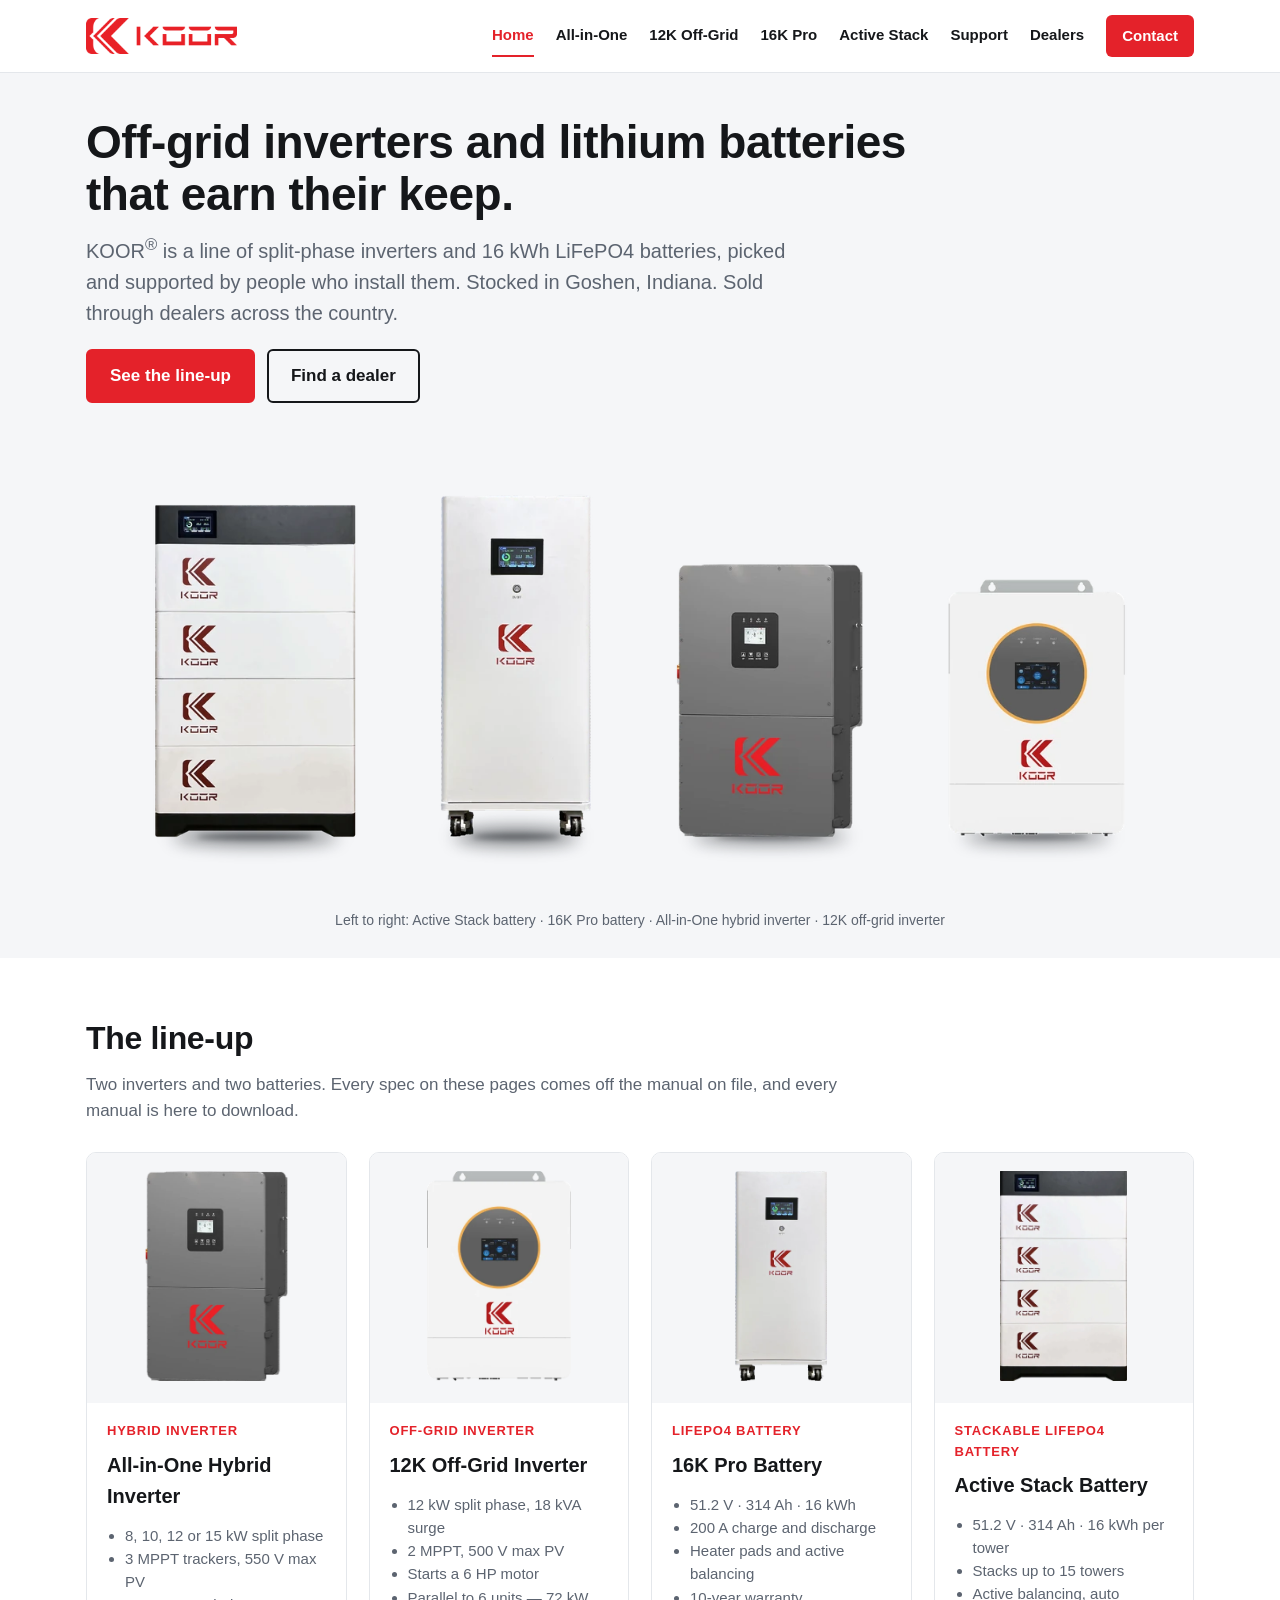
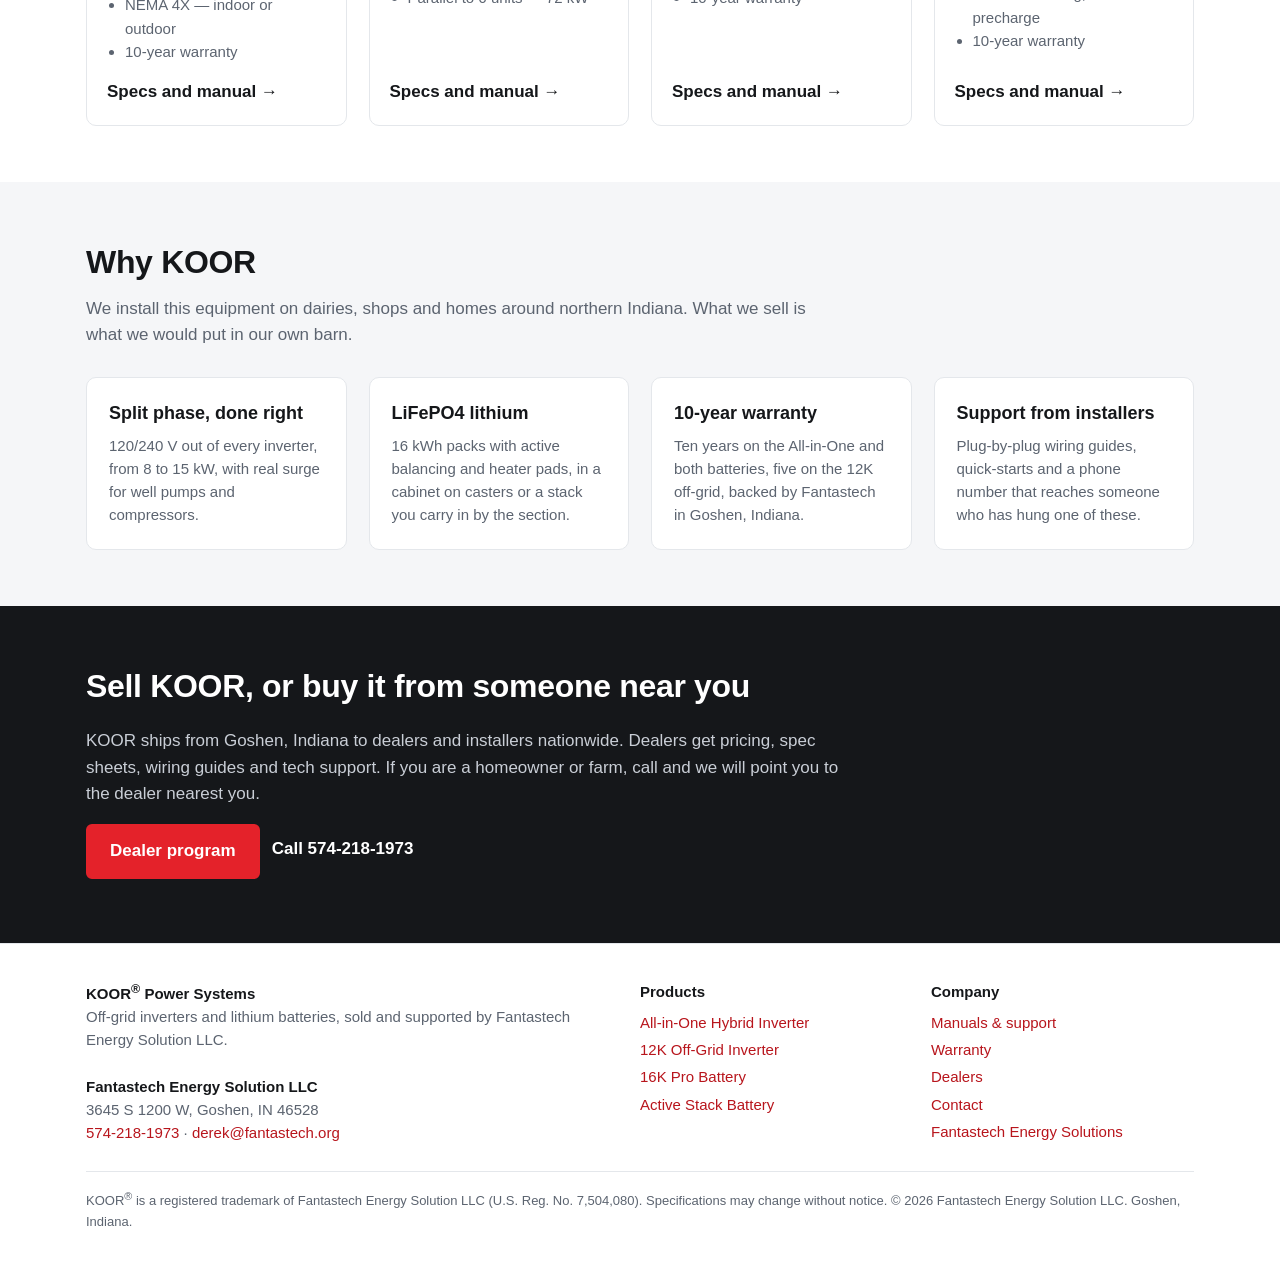
<file: index.html>
<!DOCTYPE html>
<html lang="en">
<head>
<meta charset="utf-8">
<meta name="viewport" content="width=device-width,initial-scale=1">
<title>KOOR Power Systems — Off-Grid Inverters and Lithium Batteries | Goshen, Indiana</title>
<meta name="description" content="KOOR off-grid and hybrid inverters and 16 kWh LiFePO4 batteries, stocked in Goshen, Indiana and sold through dealers nationwide. Specs, manuals and support from Fantastech Energy Solution LLC.">
<link rel="canonical" href="https://koorusa.com/">
<meta property="og:title" content="KOOR Power Systems — Off-Grid Inverters and Lithium Batteries | Goshen, Indiana">
<meta property="og:description" content="KOOR off-grid and hybrid inverters and 16 kWh LiFePO4 batteries, stocked in Goshen, Indiana and sold through dealers nationwide. Specs, manuals and support from Fantastech Energy Solution LLC.">
<meta property="og:type" content="website">
<meta property="og:url" content="https://koorusa.com/">
<meta property="og:image" content="https://koorusa.com/assets/img/koor-family-1400.png">
<meta name="twitter:card" content="summary_large_image">
<link rel="icon" href="favicon.ico" sizes="32x32">
<link rel="icon" href="assets/img/icon-512.png" type="image/png">
<link rel="apple-touch-icon" href="assets/img/icon-180.png">
<link rel="stylesheet" href="assets/css/site.css">
<script type="application/ld+json">[{"@context": "https://schema.org", "@type": "Organization", "name": "Fantastech Energy Solution LLC", "url": "https://koorusa.com/", "logo": "https://koorusa.com/assets/img/koor-logo-720.png", "telephone": "+15742181973", "email": "derek@fantastech.org", "address": {"@type": "PostalAddress", "streetAddress": "3645 S 1200 W", "addressLocality": "Goshen", "addressRegion": "IN", "postalCode": "46528", "addressCountry": "US"}, "brand": {"@type": "Brand", "name": "KOOR", "logo": "https://koorusa.com/assets/img/koor-logo-720.png"}, "sameAs": ["https://fantastechenergy.com/", "https://www.facebook.com/FantastechEnergySolutionsLLC"]}, {"@context": "https://schema.org", "@type": "WebSite", "name": "KOOR Power Systems", "url": "https://koorusa.com/"}]</script>
</head>
<body>
<a class="skip" href="#main">Skip to content</a>
<header class="top"><div class="wrap">
<a class="logo" href="index.html" aria-label="KOOR Power Systems home"><img src="assets/img/koor-lockup-450.png" srcset="assets/img/koor-lockup-450.png 1x, assets/img/koor-lockup-900.png 2x" alt="KOOR" width="152" height="36"></a>
<nav class="main" aria-label="Main"><ul><li><a href="index.html" aria-current="page">Home</a></li><li><a href="all-in-one.html">All-in-One</a></li><li><a href="12k-off-grid.html">12K Off-Grid</a></li><li><a href="16k-pro.html">16K Pro</a></li><li><a href="active-stack.html">Active Stack</a></li><li><a href="support.html">Support</a></li><li><a href="dealers.html">Dealers</a></li><li><a class="cta" href="contact.html">Contact</a></li></ul></nav>
</div></header>
<main id="main">
<section class="hero"><div class="wrap">
<div>
<h1>Off-grid inverters and lithium batteries that earn their keep.</h1>
<p class="lead">KOOR<sup>&reg;</sup> is a line of split-phase inverters and 16 kWh LiFePO4 batteries, picked and supported by people who install them. Stocked in Goshen, Indiana. Sold through dealers across the country.</p>
<div class="btns"><a class="btn" href="#products">See the line-up</a><a class="btn ghost" href="dealers.html">Find a dealer</a></div>
</div>
<div class="family"><img src="assets/img/koor-family-1400.webp" srcset="assets/img/koor-family-900.webp 900w, assets/img/koor-family-1400.webp 1400w, assets/img/koor-family-2400.webp 2400w, assets/img/koor-family-3600.webp 3600w" sizes="(max-width: 1180px) 100vw, 1140px" alt="The KOOR product family: Active Stack battery, 16K Pro battery, All-in-One hybrid inverter and 12K off-grid inverter" width="3600" height="1500" fetchpriority="high"></div>
<div class="caption">Left to right: Active Stack battery &middot; 16K Pro battery &middot; All-in-One hybrid inverter &middot; 12K off-grid inverter</div>
</div></section>
<section id="products"><div class="wrap">
<h2>The line-up</h2>
<p class="sub">Two inverters and two batteries. Every spec on these pages comes off the manual on file, and every manual is here to download.</p>
<div class="grid p4"><a class="card" href="all-in-one.html" style="color:inherit">
<div class="pic"><img src="assets/img/koor-all-in-one-480.webp" srcset="assets/img/koor-all-in-one-480.webp 1x, assets/img/koor-all-in-one-960.webp 2x" alt="KOOR All-in-One hybrid inverter, grey wall-mount unit with touch display and KOOR logo" loading="lazy"></div>
<div class="body"><span class="kind">Hybrid inverter</span><h3>All-in-One Hybrid Inverter</h3><ul><li>8, 10, 12 or 15 kW split phase</li><li>3 MPPT trackers, 550 V max PV</li><li>NEMA 4X — indoor or outdoor</li><li>10-year warranty</li></ul><span class="more">Specs and manual &rarr;</span></div></a>
<a class="card" href="12k-off-grid.html" style="color:inherit">
<div class="pic"><img src="assets/img/koor-12k-off-grid-480.webp" srcset="assets/img/koor-12k-off-grid-480.webp 1x, assets/img/koor-12k-off-grid-960.webp 2x" alt="KOOR 12K off-grid inverter, white wall-mount unit with round touch display and KOOR logo" loading="lazy"></div>
<div class="body"><span class="kind">Off-grid inverter</span><h3>12K Off-Grid Inverter</h3><ul><li>12 kW split phase, 18 kVA surge</li><li>2 MPPT, 500 V max PV</li><li>Starts a 6 HP motor</li><li>Parallel to 6 units — 72 kW</li></ul><span class="more">Specs and manual &rarr;</span></div></a>
<a class="card" href="16k-pro.html" style="color:inherit">
<div class="pic"><img src="assets/img/koor-16k-pro-480.webp" srcset="assets/img/koor-16k-pro-480.webp 1x, assets/img/koor-16k-pro-960.webp 2x" alt="KOOR 16K Pro lithium battery cabinet, white floor-standing unit on casters with KOOR logo" loading="lazy"></div>
<div class="body"><span class="kind">LiFePO4 battery</span><h3>16K Pro Battery</h3><ul><li>51.2 V · 314 Ah · 16 kWh</li><li>200 A charge and discharge</li><li>Heater pads and active balancing</li><li>10-year warranty</li></ul><span class="more">Specs and manual &rarr;</span></div></a>
<a class="card" href="active-stack.html" style="color:inherit">
<div class="pic"><img src="assets/img/koor-active-stack-480.webp" srcset="assets/img/koor-active-stack-480.webp 1x, assets/img/koor-active-stack-960.webp 2x" alt="KOOR Active Stack stackable lithium battery tower with black lid and base and white battery sections" loading="lazy"></div>
<div class="body"><span class="kind">Stackable LiFePO4 battery</span><h3>Active Stack Battery</h3><ul><li>51.2 V · 314 Ah · 16 kWh per tower</li><li>Stacks up to 15 towers</li><li>Active balancing, auto precharge</li><li>10-year warranty</li></ul><span class="more">Specs and manual &rarr;</span></div></a>
</div>
</div></section>
<section class="band"><div class="wrap">
<h2>Why KOOR</h2>
<p class="sub">We install this equipment on dairies, shops and homes around northern Indiana. What we sell is what we would put in our own barn.</p>
<div class="tiles">
<div class="tile"><b>Split phase, done right</b><p>120/240 V out of every inverter, from 8 to 15 kW, with real surge for well pumps and compressors.</p></div>
<div class="tile"><b>LiFePO4 lithium</b><p>16 kWh packs with active balancing and heater pads, in a cabinet on casters or a stack you carry in by the section.</p></div>
<div class="tile"><b>10-year warranty</b><p>Ten years on the All-in-One and both batteries, five on the 12K off-grid, backed by Fantastech in Goshen, Indiana.</p></div>
<div class="tile"><b>Support from installers</b><p>Plug-by-plug wiring guides, quick-starts and a phone number that reaches someone who has hung one of these.</p></div>
</div>
</div></section>
<section class="cta-band"><div class="wrap">
<h2>Sell KOOR, or buy it from someone near you</h2>
<p>KOOR ships from Goshen, Indiana to dealers and installers nationwide. Dealers get pricing, spec sheets, wiring guides and tech support. If you are a homeowner or farm, call and we will point you to the dealer nearest you.</p>
<div class="btns"><a class="btn" href="dealers.html">Dealer program</a><a class="plain" href="tel:+15742181973" style="padding:12px 0">Call 574-218-1973</a></div>
</div></section>
</main>
<footer><div class="wrap">
<div class="cols">
<div><b>KOOR<sup>&reg;</sup> Power Systems</b><br>Off-grid inverters and lithium batteries, sold and supported by Fantastech Energy Solution LLC.<br><br><b>Fantastech Energy Solution LLC</b><br>3645 S 1200 W, Goshen, IN 46528<br><a href="tel:+15742181973">574-218-1973</a> &middot; <a href="mailto:derek@fantastech.org">derek@fantastech.org</a></div>
<div><b>Products</b><ul><li><a href="all-in-one.html">All-in-One Hybrid Inverter</a></li><li><a href="12k-off-grid.html">12K Off-Grid Inverter</a></li><li><a href="16k-pro.html">16K Pro Battery</a></li><li><a href="active-stack.html">Active Stack Battery</a></li></ul></div>
<div><b>Company</b><ul><li><a href="support.html">Manuals &amp; support</a></li><li><a href="support.html#warranty">Warranty</a></li><li><a href="dealers.html">Dealers</a></li><li><a href="contact.html">Contact</a></li><li><a href="https://fantastechenergy.com/" rel="noopener">Fantastech Energy Solutions</a></li></ul></div>
</div>
<div class="legal">KOOR<sup>&reg;</sup> is a registered trademark of Fantastech Energy Solution LLC (U.S. Reg. No. 7,504,080). Specifications may change without notice. &copy; 2026 Fantastech Energy Solution LLC. Goshen, Indiana.</div>
</div></footer>
</body></html>
</file>
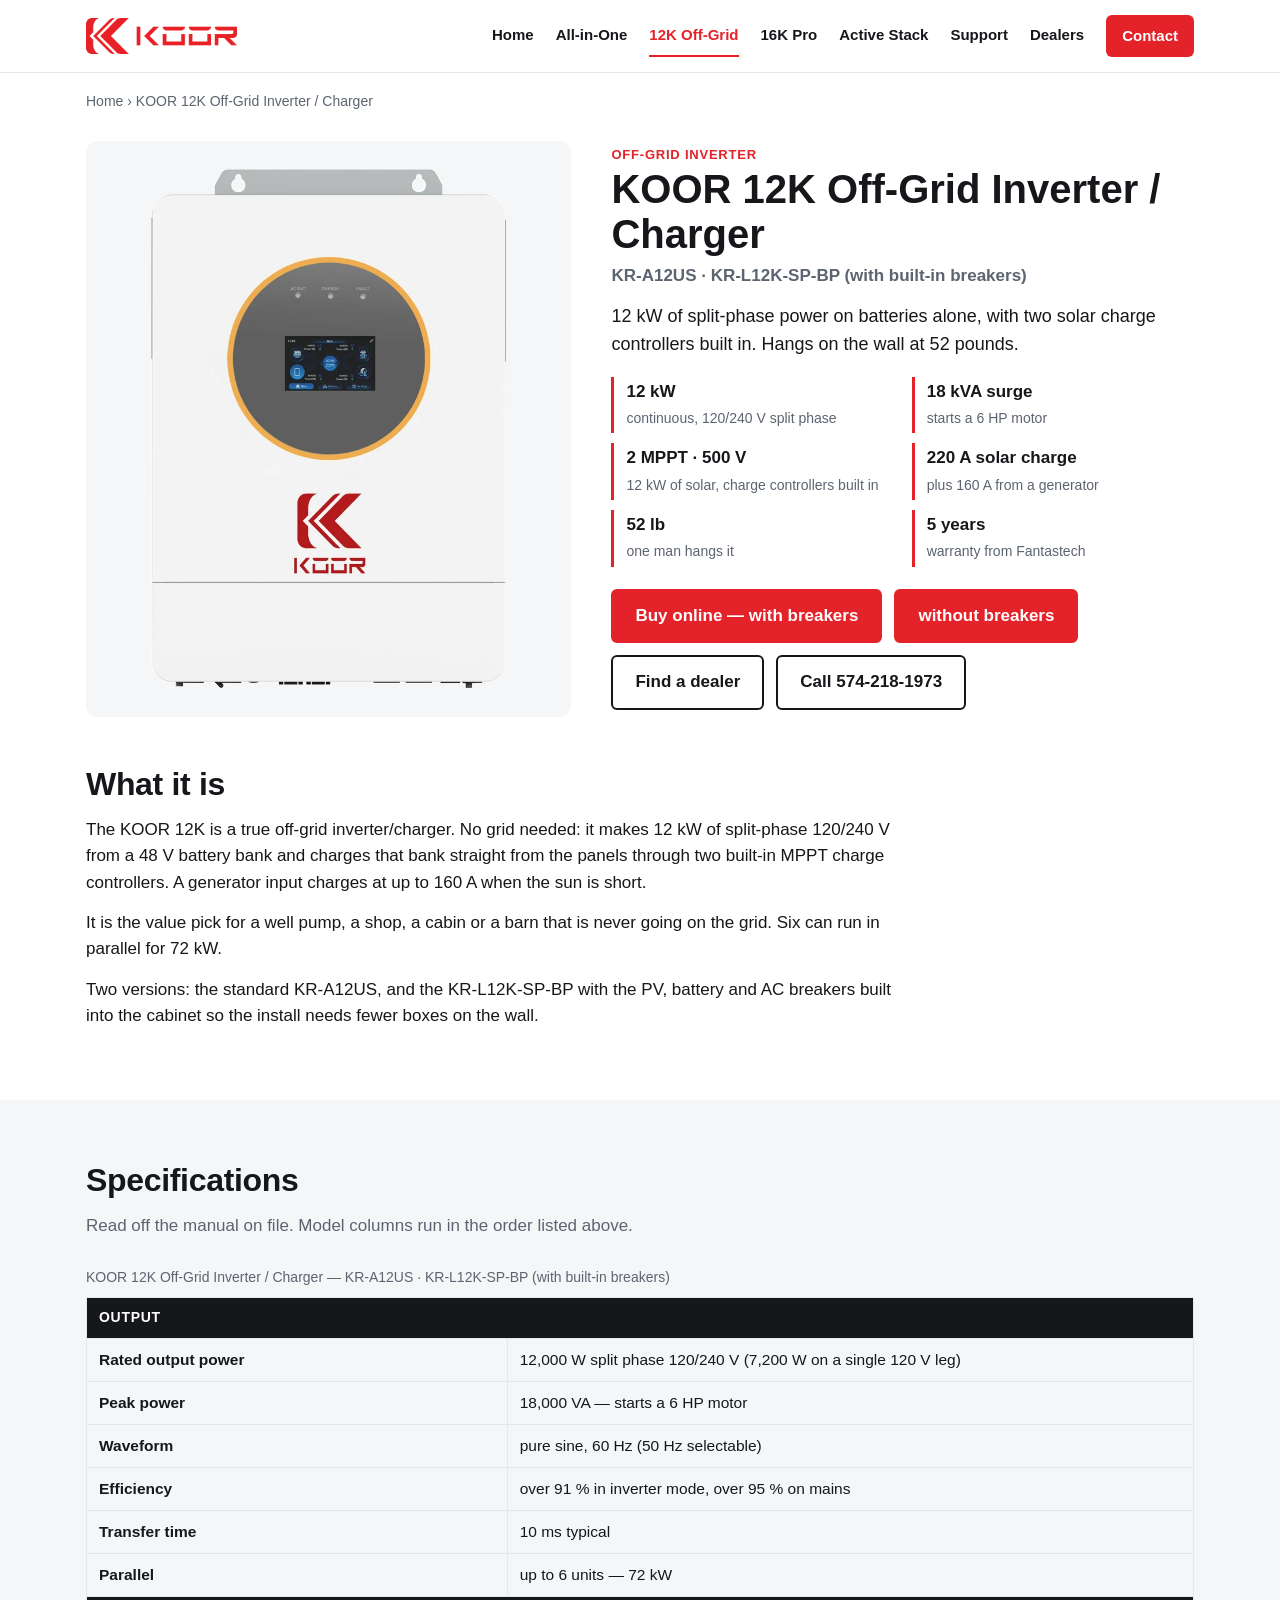
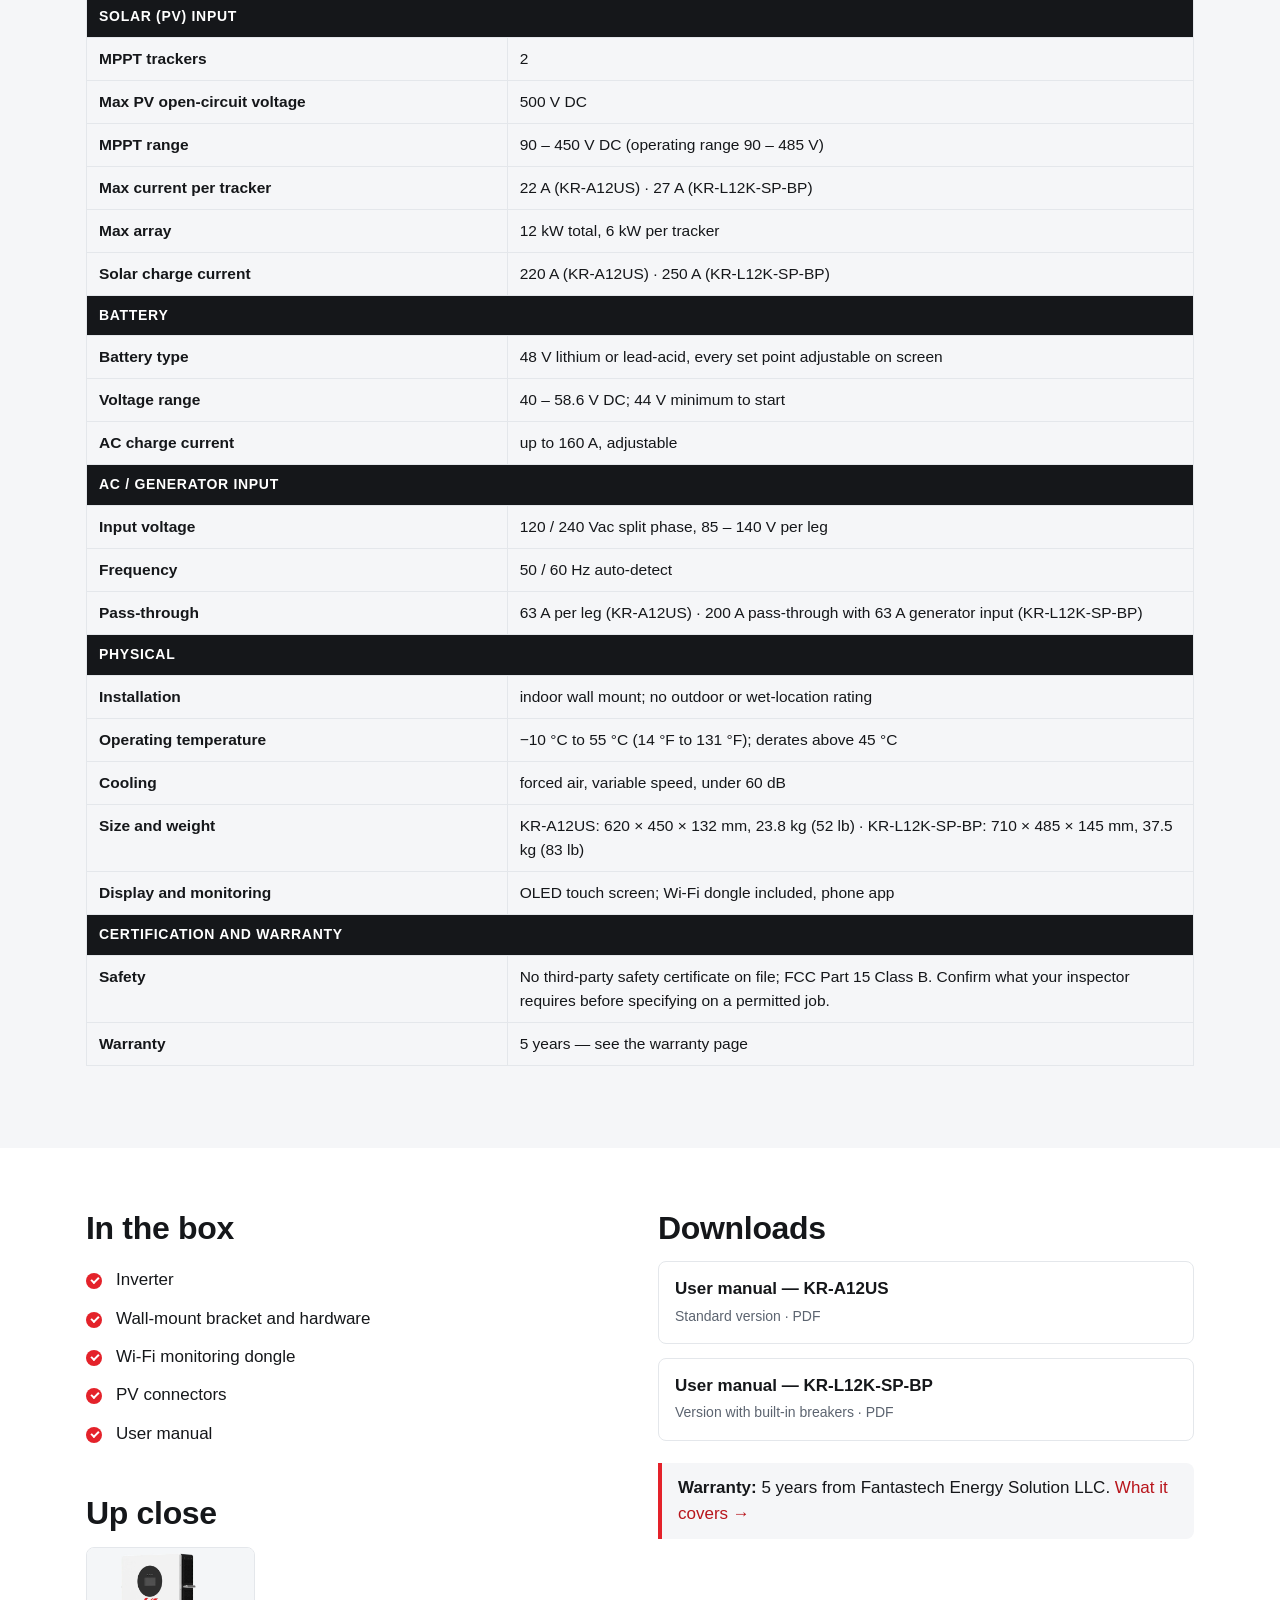
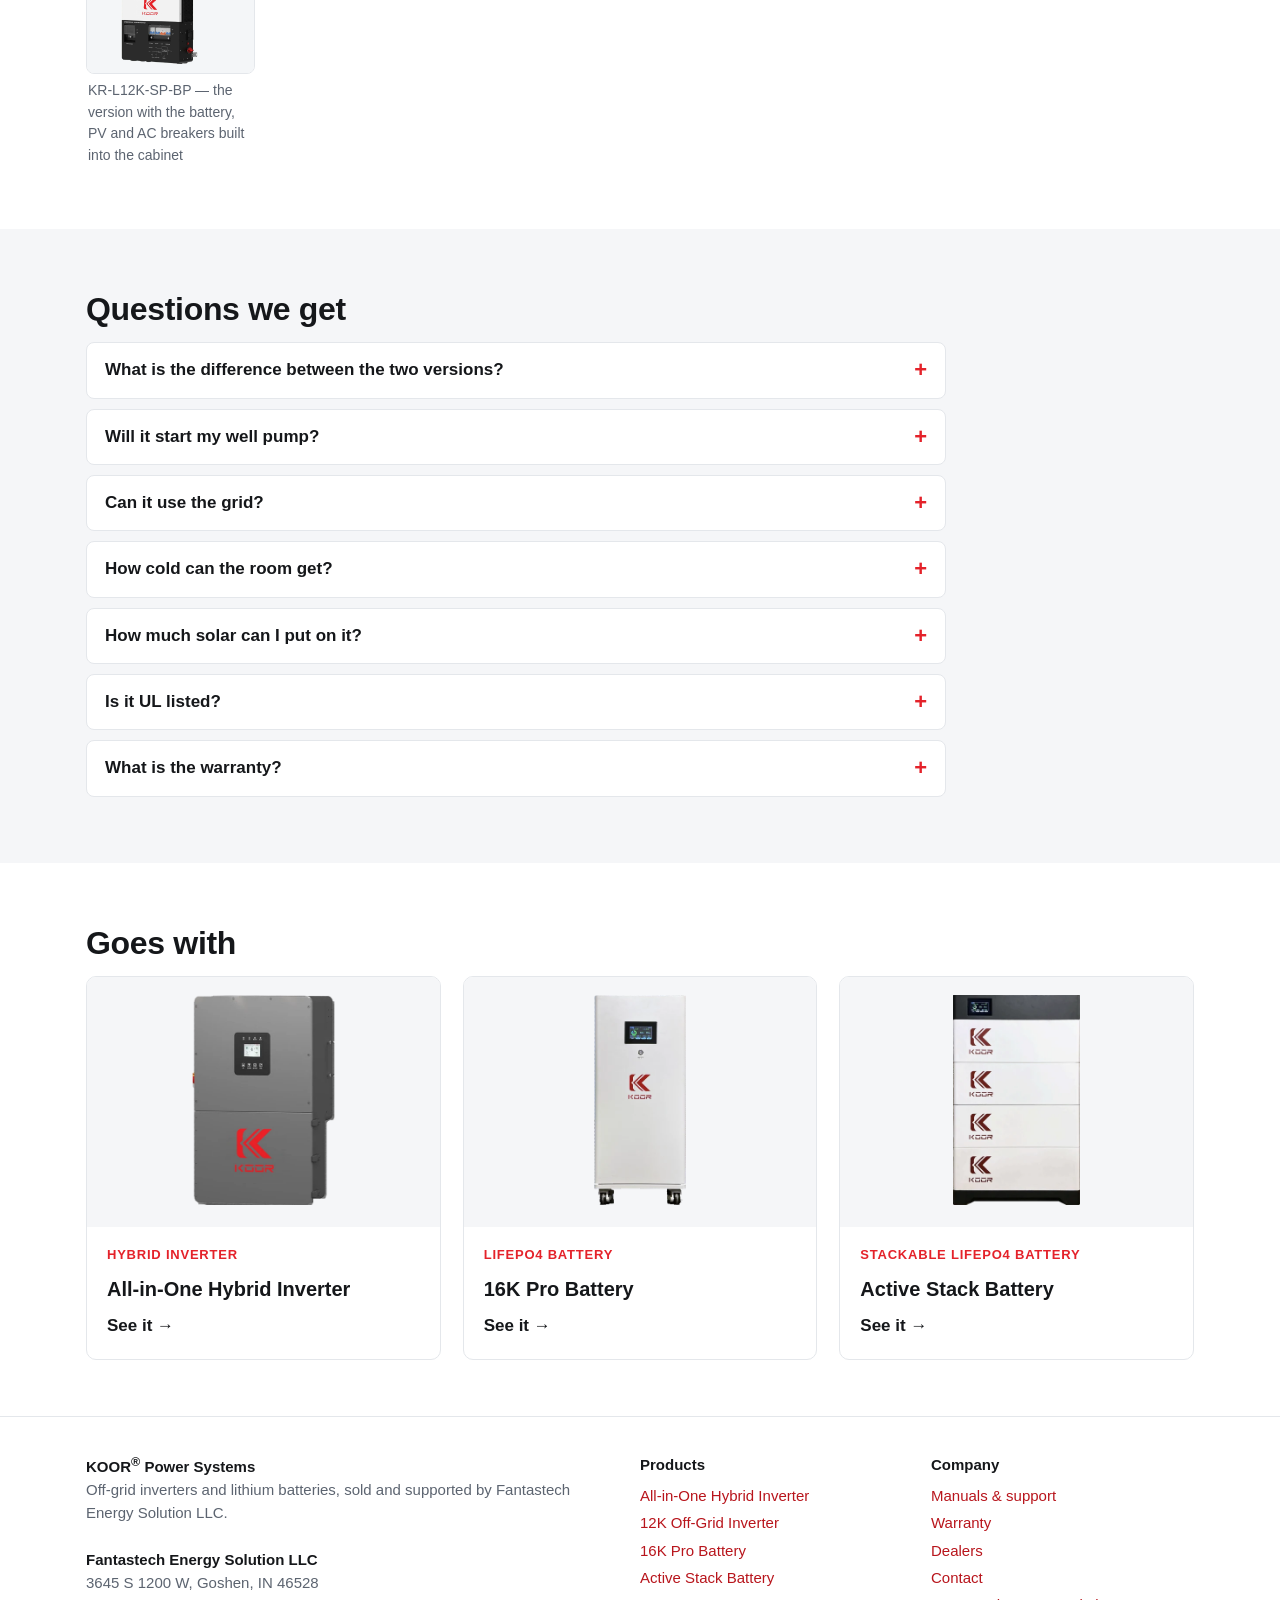
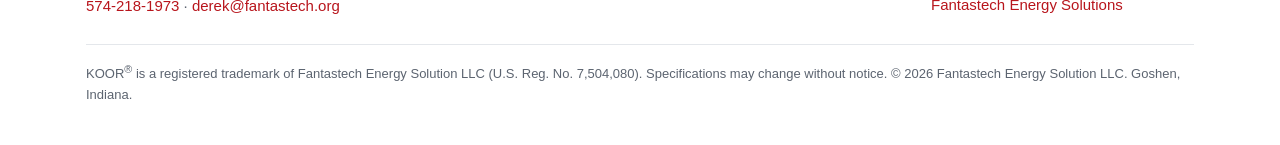
<file: 12k-off-grid.html>
<!DOCTYPE html>
<html lang="en">
<head>
<meta charset="utf-8">
<meta name="viewport" content="width=device-width,initial-scale=1">
<title>KOOR 12K Off-Grid Inverter / Charger — Specs, Manual and FAQ | KOOR Power Systems</title>
<meta name="description" content="12 kW of split-phase power on batteries alone, with two solar charge controllers built in. Hangs on the wall at 52 pounds. Full specifications, manuals and warranty from Fantastech Energy Solution LLC, Goshen, Indiana.">
<link rel="canonical" href="https://koorusa.com/12k-off-grid.html">
<meta property="og:title" content="KOOR 12K Off-Grid Inverter / Charger — Specs, Manual and FAQ | KOOR Power Systems">
<meta property="og:description" content="12 kW of split-phase power on batteries alone, with two solar charge controllers built in. Hangs on the wall at 52 pounds. Full specifications, manuals and warranty from Fantastech Energy Solution LLC, Goshen, Indiana.">
<meta property="og:type" content="website">
<meta property="og:url" content="https://koorusa.com/12k-off-grid.html">
<meta property="og:image" content="https://koorusa.com/assets/img/koor-12k-off-grid-900.png">
<meta name="twitter:card" content="summary_large_image">
<link rel="icon" href="favicon.ico" sizes="32x32">
<link rel="icon" href="assets/img/icon-512.png" type="image/png">
<link rel="apple-touch-icon" href="assets/img/icon-180.png">
<link rel="stylesheet" href="assets/css/site.css">
<script type="application/ld+json">[{"@context": "https://schema.org", "@type": "Organization", "name": "Fantastech Energy Solution LLC", "url": "https://koorusa.com/", "logo": "https://koorusa.com/assets/img/koor-logo-720.png", "telephone": "+15742181973", "email": "derek@fantastech.org", "address": {"@type": "PostalAddress", "streetAddress": "3645 S 1200 W", "addressLocality": "Goshen", "addressRegion": "IN", "postalCode": "46528", "addressCountry": "US"}, "brand": {"@type": "Brand", "name": "KOOR", "logo": "https://koorusa.com/assets/img/koor-logo-720.png"}, "sameAs": ["https://fantastechenergy.com/", "https://www.facebook.com/FantastechEnergySolutionsLLC"]}, {"@context": "https://schema.org", "@type": "Product", "name": "KOOR 12K Off-Grid Inverter / Charger", "brand": {"@type": "Brand", "name": "KOOR"}, "model": "KR-A12US, KR-L12K-SP-BP", "description": "12 kW of split-phase power on batteries alone, with two solar charge controllers built in. Hangs on the wall at 52 pounds.", "image": "https://koorusa.com/assets/img/koor-12k-off-grid-900.png", "url": "https://koorusa.com/12k-off-grid.html", "category": "Off-grid inverter", "manufacturer": {"@type": "Organization", "name": "Fantastech Energy Solution LLC"}}, {"@context": "https://schema.org", "@type": "FAQPage", "mainEntity": [{"@type": "Question", "name": "What is the difference between the two versions?", "acceptedAnswer": {"@type": "Answer", "text": "Same inverter. The KR-L12K-SP-BP adds the PV, battery and AC breakers inside the cabinet, 27 A per tracker instead of 22 A, and 250 A of solar charging instead of 220 A. It weighs more — 83 lb against 52."}}, {"@type": "Question", "name": "Will it start my well pump?", "acceptedAnswer": {"@type": "Answer", "text": "It surges to 18,000 VA and is rated to start a 6 HP motor without a soft starter."}}, {"@type": "Question", "name": "Can it use the grid?", "acceptedAnswer": {"@type": "Answer", "text": "It is an off-grid unit. It will take grid or generator power on its AC input to charge the batteries and pass power through, but it does not sell power back or synchronize as a grid-tie inverter. For that, see the All-in-One."}}, {"@type": "Question", "name": "How cold can the room get?", "acceptedAnswer": {"@type": "Answer", "text": "It runs from −10 °C to 55 °C (14 °F to 131 °F). An unheated shed in a northern winter can go below that. Give it a heated space or a well-insulated room."}}, {"@type": "Question", "name": "How much solar can I put on it?", "acceptedAnswer": {"@type": "Answer", "text": "12 kW total, 6 kW per tracker, 500 V maximum open-circuit voltage. Keep the string inside the 90 – 450 V tracking window for best harvest."}}, {"@type": "Question", "name": "Is it UL listed?", "acceptedAnswer": {"@type": "Answer", "text": "No. There is no third-party safety certificate on file for the KOOR 12K Off-Grid. Ask your inspector what he needs before specifying it on a permitted job."}}, {"@type": "Question", "name": "What is the warranty?", "acceptedAnswer": {"@type": "Answer", "text": "5 years from Fantastech Energy Solution LLC."}}]}, {"@context": "https://schema.org", "@type": "BreadcrumbList", "itemListElement": [{"@type": "ListItem", "position": 1, "name": "Home", "item": "https://koorusa.com/"}, {"@type": "ListItem", "position": 2, "name": "KOOR 12K Off-Grid Inverter / Charger", "item": "https://koorusa.com/12k-off-grid.html"}]}]</script>
</head>
<body>
<a class="skip" href="#main">Skip to content</a>
<header class="top"><div class="wrap">
<a class="logo" href="index.html" aria-label="KOOR Power Systems home"><img src="assets/img/koor-lockup-450.png" srcset="assets/img/koor-lockup-450.png 1x, assets/img/koor-lockup-900.png 2x" alt="KOOR" width="152" height="36"></a>
<nav class="main" aria-label="Main"><ul><li><a href="index.html">Home</a></li><li><a href="all-in-one.html">All-in-One</a></li><li><a href="12k-off-grid.html" aria-current="page">12K Off-Grid</a></li><li><a href="16k-pro.html">16K Pro</a></li><li><a href="active-stack.html">Active Stack</a></li><li><a href="support.html">Support</a></li><li><a href="dealers.html">Dealers</a></li><li><a class="cta" href="contact.html">Contact</a></li></ul></nav>
</div></header>
<main id="main">
<div class="wrap"><div class="crumbs"><a href="index.html">Home</a> &rsaquo; KOOR 12K Off-Grid Inverter / Charger</div>
<div class="prod-top">
<div class="pic"><img src="assets/img/koor-12k-off-grid-900.webp" srcset="assets/img/koor-12k-off-grid-900.webp 1x, assets/img/koor-12k-off-grid-1600.webp 2x" alt="KOOR 12K off-grid inverter, white wall-mount unit with round touch display and KOOR logo" width="600" fetchpriority="high"></div>
<div>
<span class="kind" style="color:var(--brand);font-weight:700;font-size:13px;letter-spacing:.06em;text-transform:uppercase">Off-grid inverter</span>
<h1>KOOR 12K Off-Grid Inverter / Charger</h1>
<p class="model">KR-A12US · KR-L12K-SP-BP (with built-in breakers)</p>
<p class="lead">12 kW of split-phase power on batteries alone, with two solar charge controllers built in. Hangs on the wall at 52 pounds.</p>
<ul class="facts"><li><b>12 kW</b><span>continuous, 120/240 V split phase</span></li><li><b>18 kVA surge</b><span>starts a 6 HP motor</span></li><li><b>2 MPPT · 500 V</b><span>12 kW of solar, charge controllers built in</span></li><li><b>220 A solar charge</b><span>plus 160 A from a generator</span></li><li><b>52 lb</b><span>one man hangs it</span></li><li><b>5 years</b><span>warranty from Fantastech</span></li></ul>
<div class="btns"><a class="btn" href="https://solartimetracker.com/product/koor-12k-off-grid-inverter-with-built-in-breakers-kr-l12k-sp-bp/" rel="noopener">Buy online — with breakers</a><a class="btn" href="https://solartimetracker.com/product/koor-12k-off-grid-inverter-kr-a12us/" rel="noopener">without breakers</a><a class="btn ghost" href="dealers.html">Find a dealer</a><a class="btn ghost" href="tel:+15742181973">Call 574-218-1973</a></div>
</div></div></div>
<section style="padding-top:24px"><div class="wrap"><h2>What it is</h2><div class="prose"><p>The KOOR 12K is a true off-grid inverter/charger. No grid needed: it makes 12 kW of split-phase 120/240 V from a 48 V battery bank and charges that bank straight from the panels through two built-in MPPT charge controllers. A generator input charges at up to 160 A when the sun is short.</p><p>It is the value pick for a well pump, a shop, a cabin or a barn that is never going on the grid. Six can run in parallel for 72 kW.</p><p>Two versions: the standard KR-A12US, and the KR-L12K-SP-BP with the PV, battery and AC breakers built into the cabinet so the install needs fewer boxes on the wall.</p></div></div></section>
<section class="band" id="specs"><div class="wrap"><h2>Specifications</h2><p class="sub">Read off the manual on file. Model columns run in the order listed above.</p>
<table class="spec"><caption class="small" style="text-align:left;padding:0 0 8px">KOOR 12K Off-Grid Inverter / Charger — KR-A12US · KR-L12K-SP-BP (with built-in breakers)</caption><tr><th class="group" colspan="2">Output</th></tr><tr><td>Rated output power</td><td>12,000 W split phase 120/240 V (7,200 W on a single 120 V leg)</td></tr><tr><td>Peak power</td><td>18,000 VA — starts a 6 HP motor</td></tr><tr><td>Waveform</td><td>pure sine, 60 Hz (50 Hz selectable)</td></tr><tr><td>Efficiency</td><td>over 91 % in inverter mode, over 95 % on mains</td></tr><tr><td>Transfer time</td><td>10 ms typical</td></tr><tr><td>Parallel</td><td>up to 6 units — 72 kW</td></tr><tr><th class="group" colspan="2">Solar (PV) input</th></tr><tr><td>MPPT trackers</td><td>2</td></tr><tr><td>Max PV open-circuit voltage</td><td>500 V DC</td></tr><tr><td>MPPT range</td><td>90 – 450 V DC (operating range 90 – 485 V)</td></tr><tr><td>Max current per tracker</td><td>22 A (KR-A12US) · 27 A (KR-L12K-SP-BP)</td></tr><tr><td>Max array</td><td>12 kW total, 6 kW per tracker</td></tr><tr><td>Solar charge current</td><td>220 A (KR-A12US) · 250 A (KR-L12K-SP-BP)</td></tr><tr><th class="group" colspan="2">Battery</th></tr><tr><td>Battery type</td><td>48 V lithium or lead-acid, every set point adjustable on screen</td></tr><tr><td>Voltage range</td><td>40 – 58.6 V DC; 44 V minimum to start</td></tr><tr><td>AC charge current</td><td>up to 160 A, adjustable</td></tr><tr><th class="group" colspan="2">AC / generator input</th></tr><tr><td>Input voltage</td><td>120 / 240 Vac split phase, 85 – 140 V per leg</td></tr><tr><td>Frequency</td><td>50 / 60 Hz auto-detect</td></tr><tr><td>Pass-through</td><td>63 A per leg (KR-A12US) · 200 A pass-through with 63 A generator input (KR-L12K-SP-BP)</td></tr><tr><th class="group" colspan="2">Physical</th></tr><tr><td>Installation</td><td>indoor wall mount; no outdoor or wet-location rating</td></tr><tr><td>Operating temperature</td><td>−10 °C to 55 °C (14 °F to 131 °F); derates above 45 °C</td></tr><tr><td>Cooling</td><td>forced air, variable speed, under 60 dB</td></tr><tr><td>Size and weight</td><td>KR-A12US: 620 × 450 × 132 mm, 23.8 kg (52 lb) · KR-L12K-SP-BP: 710 × 485 × 145 mm, 37.5 kg (83 lb)</td></tr><tr><td>Display and monitoring</td><td>OLED touch screen; Wi-Fi dongle included, phone app</td></tr><tr><th class="group" colspan="2">Certification and warranty</th></tr><tr><td>Safety</td><td>No third-party safety certificate on file; FCC Part 15 Class B. Confirm what your inspector requires before specifying on a permitted job.</td></tr><tr><td>Warranty</td><td>5 years — see the warranty page</td></tr></table>
</div></section>
<section><div class="wrap"><div class="two">
<div><h2>In the box</h2><ul class="checks"><li>Inverter</li><li>Wall-mount bracket and hardware</li><li>Wi-Fi monitoring dongle</li><li>PV connectors</li><li>User manual</li></ul><h2 style="margin-top:36px">Up close</h2><div class="gallery"><figure style="margin:0"><img src="assets/img/koor-12k-breakers.webp" alt="KR-L12K-SP-BP — the version with the battery, PV and AC breakers built into the cabinet" loading="lazy"><figcaption class="small" style="padding:6px 2px">KR-L12K-SP-BP — the version with the battery, PV and AC breakers built into the cabinet</figcaption></figure></div></div>
<div><h2>Downloads</h2><div class="dl" style="grid-template-columns:1fr"><a href="assets/docs/KOOR-12K-Off-Grid-KR-A12US-User-Manual.pdf" download><b>User manual — KR-A12US</b><span>Standard version &middot; PDF</span></a><a href="assets/docs/KOOR-12K-Off-Grid-KR-L12K-SP-BP-User-Manual.pdf" download><b>User manual — KR-L12K-SP-BP</b><span>Version with built-in breakers &middot; PDF</span></a></div>
<div class="note" style="margin-top:22px"><b>Warranty:</b> 5 years from Fantastech Energy Solution LLC. <a href="support.html#warranty">What it covers &rarr;</a></div></div>
</div></div></section>
<section class="band"><div class="wrap"><h2>Questions we get</h2><div style="max-width:860px"><details><summary>What is the difference between the two versions?</summary><p>Same inverter. The KR-L12K-SP-BP adds the PV, battery and AC breakers inside the cabinet, 27 A per tracker instead of 22 A, and 250 A of solar charging instead of 220 A. It weighs more — 83 lb against 52.</p></details><details><summary>Will it start my well pump?</summary><p>It surges to 18,000 VA and is rated to start a 6 HP motor without a soft starter.</p></details><details><summary>Can it use the grid?</summary><p>It is an off-grid unit. It will take grid or generator power on its AC input to charge the batteries and pass power through, but it does not sell power back or synchronize as a grid-tie inverter. For that, see the All-in-One.</p></details><details><summary>How cold can the room get?</summary><p>It runs from −10 °C to 55 °C (14 °F to 131 °F). An unheated shed in a northern winter can go below that. Give it a heated space or a well-insulated room.</p></details><details><summary>How much solar can I put on it?</summary><p>12 kW total, 6 kW per tracker, 500 V maximum open-circuit voltage. Keep the string inside the 90 – 450 V tracking window for best harvest.</p></details><details><summary>Is it UL listed?</summary><p>No. There is no third-party safety certificate on file for the KOOR 12K Off-Grid. Ask your inspector what he needs before specifying it on a permitted job.</p></details><details><summary>What is the warranty?</summary><p>5 years from Fantastech Energy Solution LLC.</p></details></div></div></section>
<section><div class="wrap"><h2>Goes with</h2><div class="grid p3"><a class="card" href="all-in-one.html" style="color:inherit"><div class="pic"><img src="assets/img/koor-all-in-one-480.webp" srcset="assets/img/koor-all-in-one-480.webp 1x, assets/img/koor-all-in-one-960.webp 2x" alt="KOOR All-in-One hybrid inverter, grey wall-mount unit with touch display and KOOR logo" loading="lazy"></div><div class="body"><span class="kind">Hybrid inverter</span><h3>All-in-One Hybrid Inverter</h3><span class="more">See it &rarr;</span></div></a><a class="card" href="16k-pro.html" style="color:inherit"><div class="pic"><img src="assets/img/koor-16k-pro-480.webp" srcset="assets/img/koor-16k-pro-480.webp 1x, assets/img/koor-16k-pro-960.webp 2x" alt="KOOR 16K Pro lithium battery cabinet, white floor-standing unit on casters with KOOR logo" loading="lazy"></div><div class="body"><span class="kind">LiFePO4 battery</span><h3>16K Pro Battery</h3><span class="more">See it &rarr;</span></div></a><a class="card" href="active-stack.html" style="color:inherit"><div class="pic"><img src="assets/img/koor-active-stack-480.webp" srcset="assets/img/koor-active-stack-480.webp 1x, assets/img/koor-active-stack-960.webp 2x" alt="KOOR Active Stack stackable lithium battery tower with black lid and base and white battery sections" loading="lazy"></div><div class="body"><span class="kind">Stackable LiFePO4 battery</span><h3>Active Stack Battery</h3><span class="more">See it &rarr;</span></div></a></div></div></section>
</main>
<footer><div class="wrap">
<div class="cols">
<div><b>KOOR<sup>&reg;</sup> Power Systems</b><br>Off-grid inverters and lithium batteries, sold and supported by Fantastech Energy Solution LLC.<br><br><b>Fantastech Energy Solution LLC</b><br>3645 S 1200 W, Goshen, IN 46528<br><a href="tel:+15742181973">574-218-1973</a> &middot; <a href="mailto:derek@fantastech.org">derek@fantastech.org</a></div>
<div><b>Products</b><ul><li><a href="all-in-one.html">All-in-One Hybrid Inverter</a></li><li><a href="12k-off-grid.html">12K Off-Grid Inverter</a></li><li><a href="16k-pro.html">16K Pro Battery</a></li><li><a href="active-stack.html">Active Stack Battery</a></li></ul></div>
<div><b>Company</b><ul><li><a href="support.html">Manuals &amp; support</a></li><li><a href="support.html#warranty">Warranty</a></li><li><a href="dealers.html">Dealers</a></li><li><a href="contact.html">Contact</a></li><li><a href="https://fantastechenergy.com/" rel="noopener">Fantastech Energy Solutions</a></li></ul></div>
</div>
<div class="legal">KOOR<sup>&reg;</sup> is a registered trademark of Fantastech Energy Solution LLC (U.S. Reg. No. 7,504,080). Specifications may change without notice. &copy; 2026 Fantastech Energy Solution LLC. Goshen, Indiana.</div>
</div></footer>
</body></html>
</file>
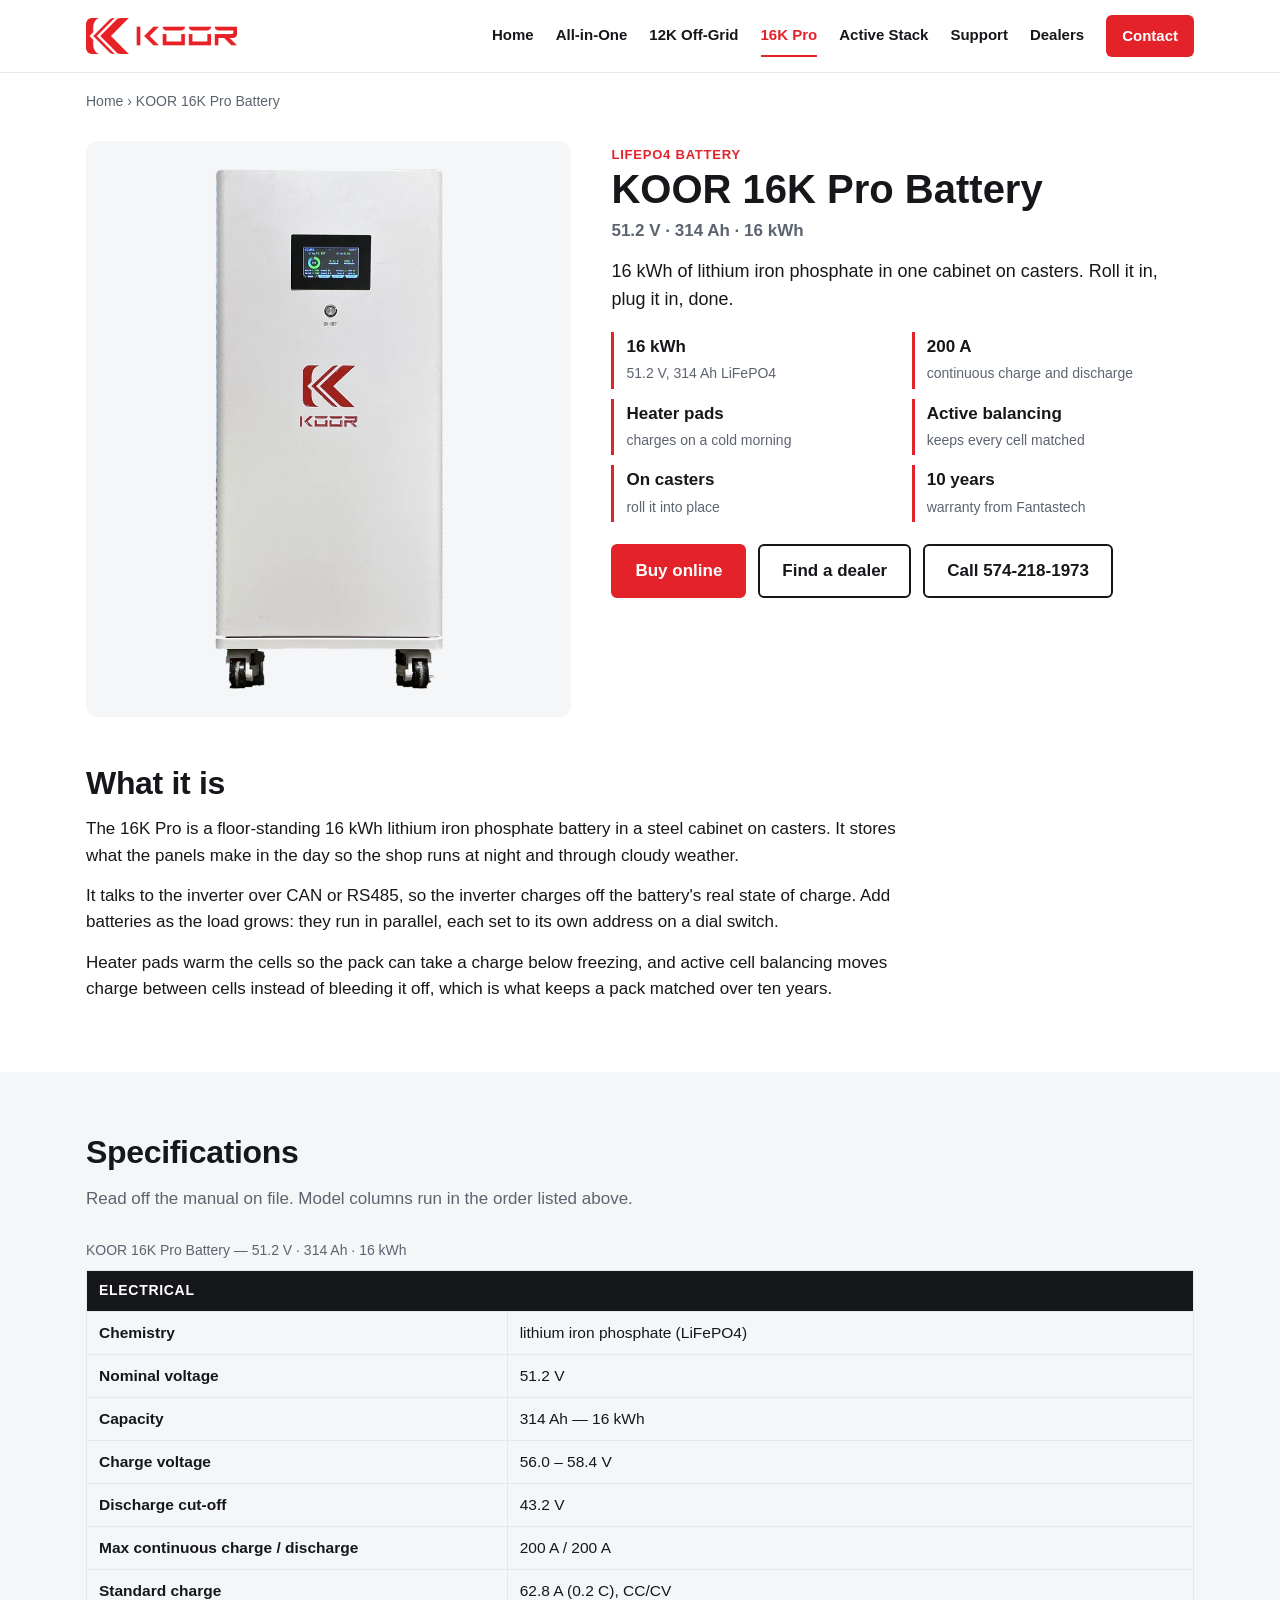
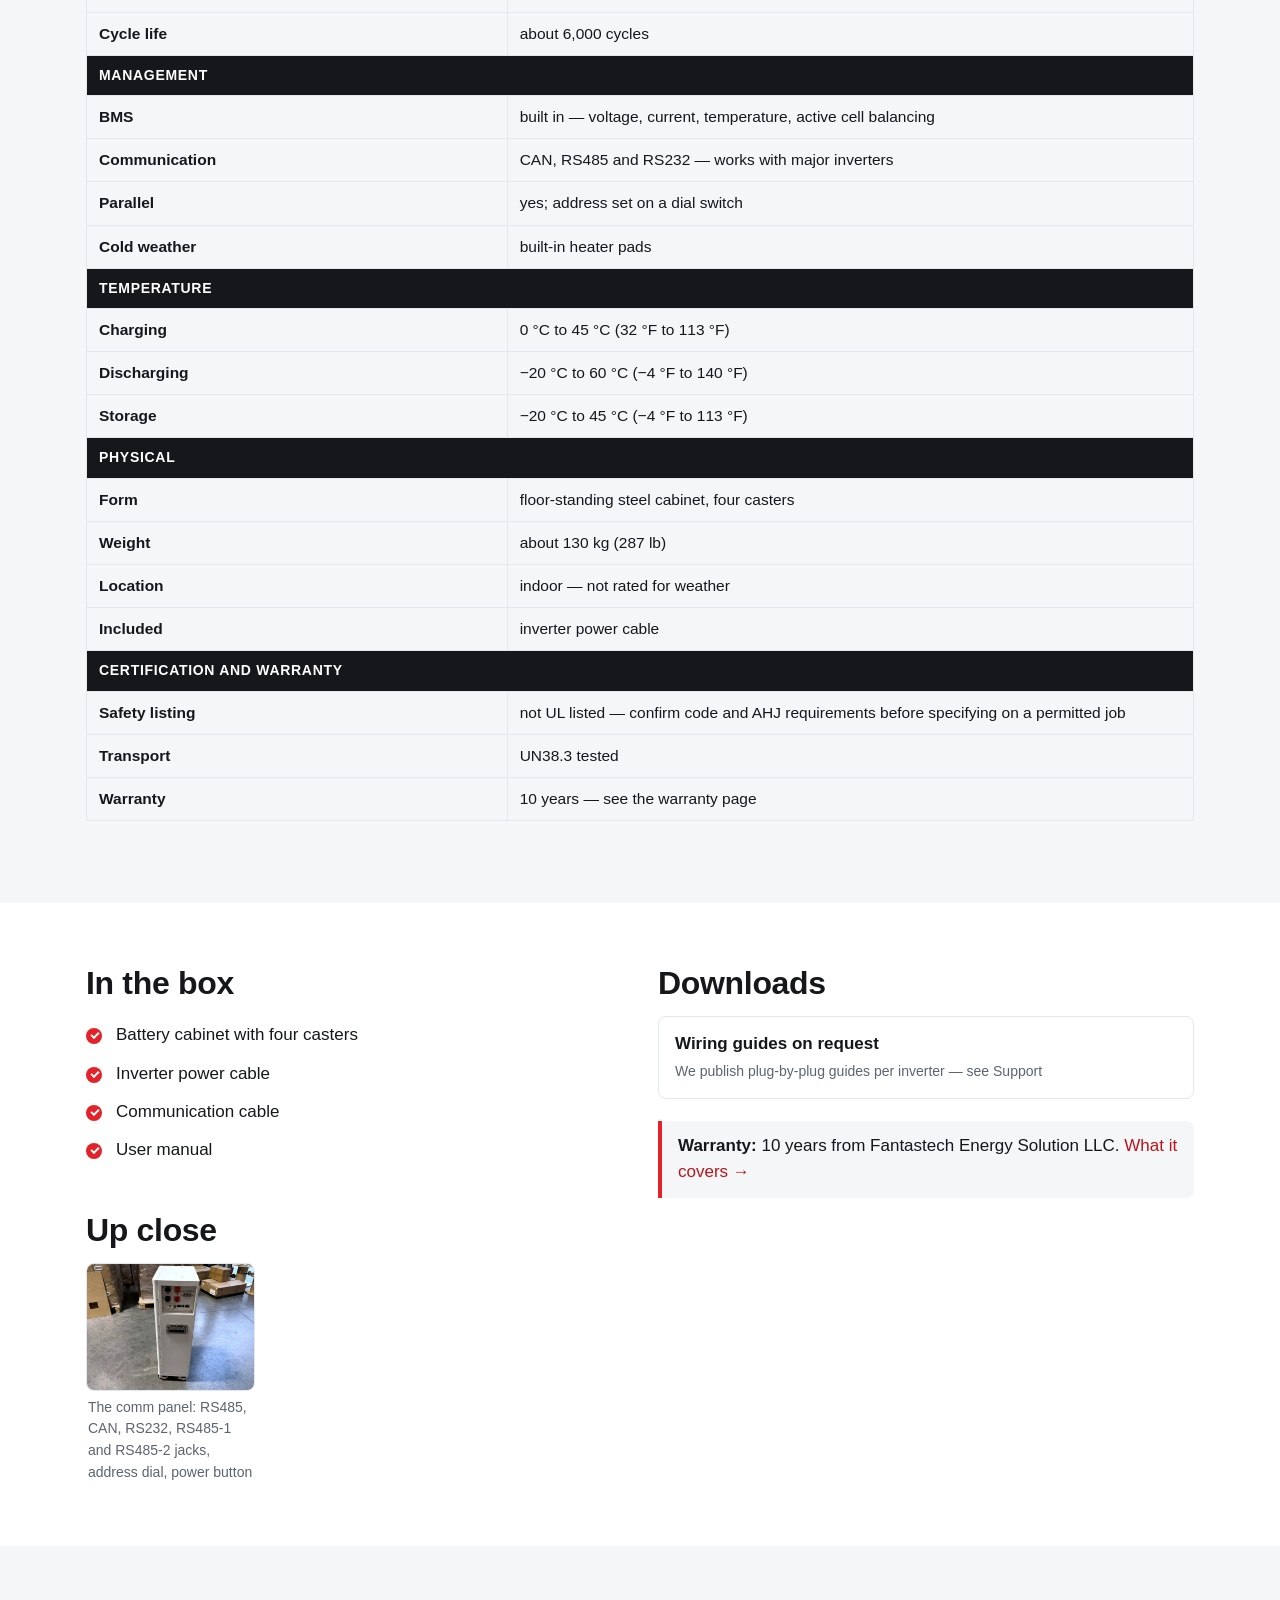
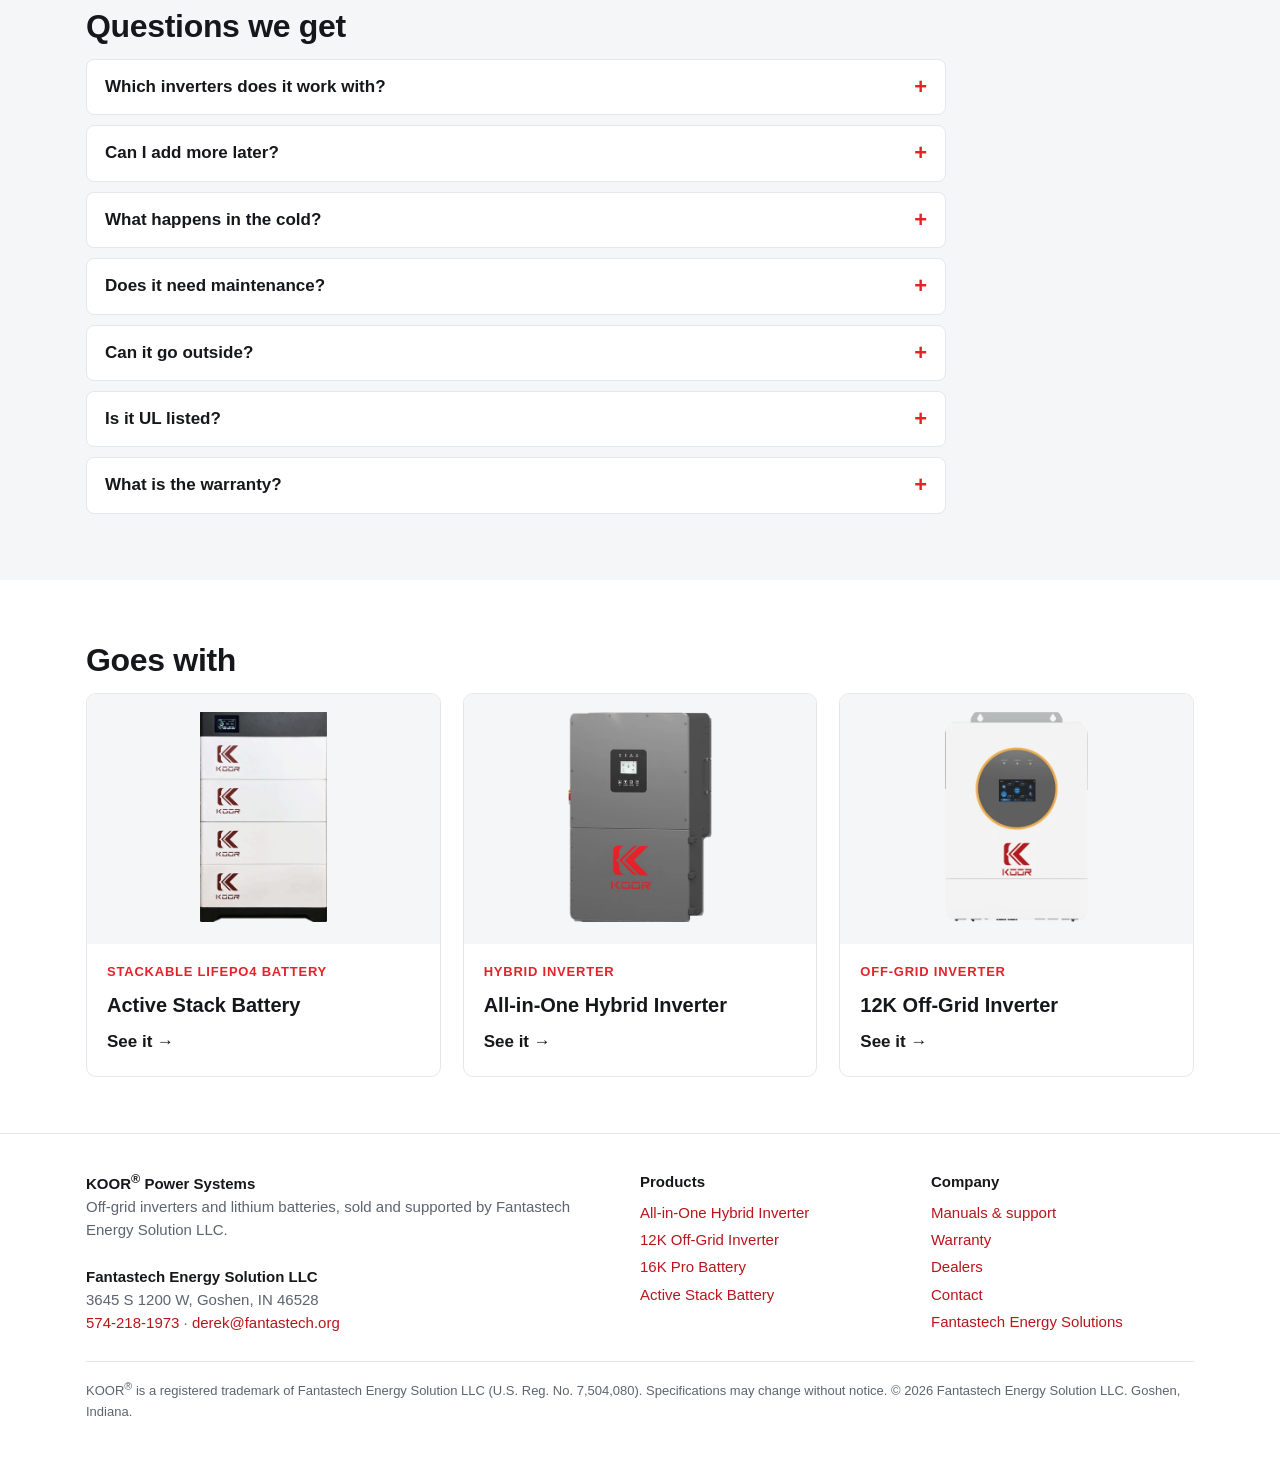
<file: 16k-pro.html>
<!DOCTYPE html>
<html lang="en">
<head>
<meta charset="utf-8">
<meta name="viewport" content="width=device-width,initial-scale=1">
<title>KOOR 16K Pro Battery — Specs, Manual and FAQ | KOOR Power Systems</title>
<meta name="description" content="16 kWh of lithium iron phosphate in one cabinet on casters. Roll it in, plug it in, done. Full specifications, manuals and warranty from Fantastech Energy Solution LLC, Goshen, Indiana.">
<link rel="canonical" href="https://koorusa.com/16k-pro.html">
<meta property="og:title" content="KOOR 16K Pro Battery — Specs, Manual and FAQ | KOOR Power Systems">
<meta property="og:description" content="16 kWh of lithium iron phosphate in one cabinet on casters. Roll it in, plug it in, done. Full specifications, manuals and warranty from Fantastech Energy Solution LLC, Goshen, Indiana.">
<meta property="og:type" content="website">
<meta property="og:url" content="https://koorusa.com/16k-pro.html">
<meta property="og:image" content="https://koorusa.com/assets/img/koor-16k-pro-900.png">
<meta name="twitter:card" content="summary_large_image">
<link rel="icon" href="favicon.ico" sizes="32x32">
<link rel="icon" href="assets/img/icon-512.png" type="image/png">
<link rel="apple-touch-icon" href="assets/img/icon-180.png">
<link rel="stylesheet" href="assets/css/site.css">
<script type="application/ld+json">[{"@context": "https://schema.org", "@type": "Organization", "name": "Fantastech Energy Solution LLC", "url": "https://koorusa.com/", "logo": "https://koorusa.com/assets/img/koor-logo-720.png", "telephone": "+15742181973", "email": "derek@fantastech.org", "address": {"@type": "PostalAddress", "streetAddress": "3645 S 1200 W", "addressLocality": "Goshen", "addressRegion": "IN", "postalCode": "46528", "addressCountry": "US"}, "brand": {"@type": "Brand", "name": "KOOR", "logo": "https://koorusa.com/assets/img/koor-logo-720.png"}, "sameAs": ["https://fantastechenergy.com/", "https://www.facebook.com/FantastechEnergySolutionsLLC"]}, {"@context": "https://schema.org", "@type": "Product", "name": "KOOR 16K Pro Battery", "brand": {"@type": "Brand", "name": "KOOR"}, "model": "KOOR 16K Pro", "description": "16 kWh of lithium iron phosphate in one cabinet on casters. Roll it in, plug it in, done.", "image": "https://koorusa.com/assets/img/koor-16k-pro-900.png", "url": "https://koorusa.com/16k-pro.html", "category": "LiFePO4 battery", "manufacturer": {"@type": "Organization", "name": "Fantastech Energy Solution LLC"}}, {"@context": "https://schema.org", "@type": "FAQPage", "mainEntity": [{"@type": "Question", "name": "Which inverters does it work with?", "acceptedAnswer": {"@type": "Answer", "text": "It runs closed-loop with the KOOR All-in-One and 12K, and with major brands over CAN or RS485. Ask us for the wiring guide for your inverter — we publish plug-by-plug guides."}}, {"@type": "Question", "name": "Can I add more later?", "acceptedAnswer": {"@type": "Answer", "text": "Yes. They run in parallel. Set each battery's address on the dial switch, and keep a new pack within 2 V of the existing ones when you connect it."}}, {"@type": "Question", "name": "What happens in the cold?", "acceptedAnswer": {"@type": "Answer", "text": "It will discharge down to −20 °C (−4 °F). It will not charge below freezing on its own — that is what the heater pads are for. They warm the cells so it can take a charge on a cold morning."}}, {"@type": "Question", "name": "Does it need maintenance?", "acceptedAnswer": {"@type": "Answer", "text": "No watering, no equalizing, no monthly chores. If the system sits off for a long stretch, leave it at 70 % or better and top it up every three months."}}, {"@type": "Question", "name": "Can it go outside?", "acceptedAnswer": {"@type": "Answer", "text": "No. Indoor only — a shop, a basement, a utility room. For an outside wall, ask us about a weather-rated option."}}, {"@type": "Question", "name": "Is it UL listed?", "acceptedAnswer": {"@type": "Answer", "text": "No. Tell your inspector and insurer before specifying it on a permitted job."}}, {"@type": "Question", "name": "What is the warranty?", "acceptedAnswer": {"@type": "Answer", "text": "10 years from Fantastech Energy Solution LLC."}}]}, {"@context": "https://schema.org", "@type": "BreadcrumbList", "itemListElement": [{"@type": "ListItem", "position": 1, "name": "Home", "item": "https://koorusa.com/"}, {"@type": "ListItem", "position": 2, "name": "KOOR 16K Pro Battery", "item": "https://koorusa.com/16k-pro.html"}]}]</script>
</head>
<body>
<a class="skip" href="#main">Skip to content</a>
<header class="top"><div class="wrap">
<a class="logo" href="index.html" aria-label="KOOR Power Systems home"><img src="assets/img/koor-lockup-450.png" srcset="assets/img/koor-lockup-450.png 1x, assets/img/koor-lockup-900.png 2x" alt="KOOR" width="152" height="36"></a>
<nav class="main" aria-label="Main"><ul><li><a href="index.html">Home</a></li><li><a href="all-in-one.html">All-in-One</a></li><li><a href="12k-off-grid.html">12K Off-Grid</a></li><li><a href="16k-pro.html" aria-current="page">16K Pro</a></li><li><a href="active-stack.html">Active Stack</a></li><li><a href="support.html">Support</a></li><li><a href="dealers.html">Dealers</a></li><li><a class="cta" href="contact.html">Contact</a></li></ul></nav>
</div></header>
<main id="main">
<div class="wrap"><div class="crumbs"><a href="index.html">Home</a> &rsaquo; KOOR 16K Pro Battery</div>
<div class="prod-top">
<div class="pic"><img src="assets/img/koor-16k-pro-900.webp" srcset="assets/img/koor-16k-pro-900.webp 1x, assets/img/koor-16k-pro-1600.webp 2x" alt="KOOR 16K Pro lithium battery cabinet, white floor-standing unit on casters with KOOR logo" width="600" fetchpriority="high"></div>
<div>
<span class="kind" style="color:var(--brand);font-weight:700;font-size:13px;letter-spacing:.06em;text-transform:uppercase">LiFePO4 battery</span>
<h1>KOOR 16K Pro Battery</h1>
<p class="model">51.2 V · 314 Ah · 16 kWh</p>
<p class="lead">16 kWh of lithium iron phosphate in one cabinet on casters. Roll it in, plug it in, done.</p>
<ul class="facts"><li><b>16 kWh</b><span>51.2 V, 314 Ah LiFePO4</span></li><li><b>200 A</b><span>continuous charge and discharge</span></li><li><b>Heater pads</b><span>charges on a cold morning</span></li><li><b>Active balancing</b><span>keeps every cell matched</span></li><li><b>On casters</b><span>roll it into place</span></li><li><b>10 years</b><span>warranty from Fantastech</span></li></ul>
<div class="btns"><a class="btn" href="https://solartimetracker.com/product/koor-16k-pro-51-2-v-314-ah-16-kwh-lithium-battery/" rel="noopener">Buy online</a><a class="btn ghost" href="dealers.html">Find a dealer</a><a class="btn ghost" href="tel:+15742181973">Call 574-218-1973</a></div>
</div></div></div>
<section style="padding-top:24px"><div class="wrap"><h2>What it is</h2><div class="prose"><p>The 16K Pro is a floor-standing 16 kWh lithium iron phosphate battery in a steel cabinet on casters. It stores what the panels make in the day so the shop runs at night and through cloudy weather.</p><p>It talks to the inverter over CAN or RS485, so the inverter charges off the battery&#x27;s real state of charge. Add batteries as the load grows: they run in parallel, each set to its own address on a dial switch.</p><p>Heater pads warm the cells so the pack can take a charge below freezing, and active cell balancing moves charge between cells instead of bleeding it off, which is what keeps a pack matched over ten years.</p></div></div></section>
<section class="band" id="specs"><div class="wrap"><h2>Specifications</h2><p class="sub">Read off the manual on file. Model columns run in the order listed above.</p>
<table class="spec"><caption class="small" style="text-align:left;padding:0 0 8px">KOOR 16K Pro Battery — 51.2 V · 314 Ah · 16 kWh</caption><tr><th class="group" colspan="2">Electrical</th></tr><tr><td>Chemistry</td><td>lithium iron phosphate (LiFePO4)</td></tr><tr><td>Nominal voltage</td><td>51.2 V</td></tr><tr><td>Capacity</td><td>314 Ah — 16 kWh</td></tr><tr><td>Charge voltage</td><td>56.0 – 58.4 V</td></tr><tr><td>Discharge cut-off</td><td>43.2 V</td></tr><tr><td>Max continuous charge / discharge</td><td>200 A / 200 A</td></tr><tr><td>Standard charge</td><td>62.8 A (0.2 C), CC/CV</td></tr><tr><td>Cycle life</td><td>about 6,000 cycles</td></tr><tr><th class="group" colspan="2">Management</th></tr><tr><td>BMS</td><td>built in — voltage, current, temperature, active cell balancing</td></tr><tr><td>Communication</td><td>CAN, RS485 and RS232 — works with major inverters</td></tr><tr><td>Parallel</td><td>yes; address set on a dial switch</td></tr><tr><td>Cold weather</td><td>built-in heater pads</td></tr><tr><th class="group" colspan="2">Temperature</th></tr><tr><td>Charging</td><td>0 °C to 45 °C (32 °F to 113 °F)</td></tr><tr><td>Discharging</td><td>−20 °C to 60 °C (−4 °F to 140 °F)</td></tr><tr><td>Storage</td><td>−20 °C to 45 °C (−4 °F to 113 °F)</td></tr><tr><th class="group" colspan="2">Physical</th></tr><tr><td>Form</td><td>floor-standing steel cabinet, four casters</td></tr><tr><td>Weight</td><td>about 130 kg (287 lb)</td></tr><tr><td>Location</td><td>indoor — not rated for weather</td></tr><tr><td>Included</td><td>inverter power cable</td></tr><tr><th class="group" colspan="2">Certification and warranty</th></tr><tr><td>Safety listing</td><td>not UL listed — confirm code and AHJ requirements before specifying on a permitted job</td></tr><tr><td>Transport</td><td>UN38.3 tested</td></tr><tr><td>Warranty</td><td>10 years — see the warranty page</td></tr></table>
</div></section>
<section><div class="wrap"><div class="two">
<div><h2>In the box</h2><ul class="checks"><li>Battery cabinet with four casters</li><li>Inverter power cable</li><li>Communication cable</li><li>User manual</li></ul><h2 style="margin-top:36px">Up close</h2><div class="gallery"><figure style="margin:0"><img src="assets/img/koor-16k-pro-panel.webp" alt="The comm panel: RS485, CAN, RS232, RS485-1 and RS485-2 jacks, address dial, power button" loading="lazy"><figcaption class="small" style="padding:6px 2px">The comm panel: RS485, CAN, RS232, RS485-1 and RS485-2 jacks, address dial, power button</figcaption></figure></div></div>
<div><h2>Downloads</h2><div class="dl" style="grid-template-columns:1fr"><a href="support.html"><b>Wiring guides on request</b><span>We publish plug-by-plug guides per inverter — see Support</span></a></div>
<div class="note" style="margin-top:22px"><b>Warranty:</b> 10 years from Fantastech Energy Solution LLC. <a href="support.html#warranty">What it covers &rarr;</a></div></div>
</div></div></section>
<section class="band"><div class="wrap"><h2>Questions we get</h2><div style="max-width:860px"><details><summary>Which inverters does it work with?</summary><p>It runs closed-loop with the KOOR All-in-One and 12K, and with major brands over CAN or RS485. Ask us for the wiring guide for your inverter — we publish plug-by-plug guides.</p></details><details><summary>Can I add more later?</summary><p>Yes. They run in parallel. Set each battery&#x27;s address on the dial switch, and keep a new pack within 2 V of the existing ones when you connect it.</p></details><details><summary>What happens in the cold?</summary><p>It will discharge down to −20 °C (−4 °F). It will not charge below freezing on its own — that is what the heater pads are for. They warm the cells so it can take a charge on a cold morning.</p></details><details><summary>Does it need maintenance?</summary><p>No watering, no equalizing, no monthly chores. If the system sits off for a long stretch, leave it at 70 % or better and top it up every three months.</p></details><details><summary>Can it go outside?</summary><p>No. Indoor only — a shop, a basement, a utility room. For an outside wall, ask us about a weather-rated option.</p></details><details><summary>Is it UL listed?</summary><p>No. Tell your inspector and insurer before specifying it on a permitted job.</p></details><details><summary>What is the warranty?</summary><p>10 years from Fantastech Energy Solution LLC.</p></details></div></div></section>
<section><div class="wrap"><h2>Goes with</h2><div class="grid p3"><a class="card" href="active-stack.html" style="color:inherit"><div class="pic"><img src="assets/img/koor-active-stack-480.webp" srcset="assets/img/koor-active-stack-480.webp 1x, assets/img/koor-active-stack-960.webp 2x" alt="KOOR Active Stack stackable lithium battery tower with black lid and base and white battery sections" loading="lazy"></div><div class="body"><span class="kind">Stackable LiFePO4 battery</span><h3>Active Stack Battery</h3><span class="more">See it &rarr;</span></div></a><a class="card" href="all-in-one.html" style="color:inherit"><div class="pic"><img src="assets/img/koor-all-in-one-480.webp" srcset="assets/img/koor-all-in-one-480.webp 1x, assets/img/koor-all-in-one-960.webp 2x" alt="KOOR All-in-One hybrid inverter, grey wall-mount unit with touch display and KOOR logo" loading="lazy"></div><div class="body"><span class="kind">Hybrid inverter</span><h3>All-in-One Hybrid Inverter</h3><span class="more">See it &rarr;</span></div></a><a class="card" href="12k-off-grid.html" style="color:inherit"><div class="pic"><img src="assets/img/koor-12k-off-grid-480.webp" srcset="assets/img/koor-12k-off-grid-480.webp 1x, assets/img/koor-12k-off-grid-960.webp 2x" alt="KOOR 12K off-grid inverter, white wall-mount unit with round touch display and KOOR logo" loading="lazy"></div><div class="body"><span class="kind">Off-grid inverter</span><h3>12K Off-Grid Inverter</h3><span class="more">See it &rarr;</span></div></a></div></div></section>
</main>
<footer><div class="wrap">
<div class="cols">
<div><b>KOOR<sup>&reg;</sup> Power Systems</b><br>Off-grid inverters and lithium batteries, sold and supported by Fantastech Energy Solution LLC.<br><br><b>Fantastech Energy Solution LLC</b><br>3645 S 1200 W, Goshen, IN 46528<br><a href="tel:+15742181973">574-218-1973</a> &middot; <a href="mailto:derek@fantastech.org">derek@fantastech.org</a></div>
<div><b>Products</b><ul><li><a href="all-in-one.html">All-in-One Hybrid Inverter</a></li><li><a href="12k-off-grid.html">12K Off-Grid Inverter</a></li><li><a href="16k-pro.html">16K Pro Battery</a></li><li><a href="active-stack.html">Active Stack Battery</a></li></ul></div>
<div><b>Company</b><ul><li><a href="support.html">Manuals &amp; support</a></li><li><a href="support.html#warranty">Warranty</a></li><li><a href="dealers.html">Dealers</a></li><li><a href="contact.html">Contact</a></li><li><a href="https://fantastechenergy.com/" rel="noopener">Fantastech Energy Solutions</a></li></ul></div>
</div>
<div class="legal">KOOR<sup>&reg;</sup> is a registered trademark of Fantastech Energy Solution LLC (U.S. Reg. No. 7,504,080). Specifications may change without notice. &copy; 2026 Fantastech Energy Solution LLC. Goshen, Indiana.</div>
</div></footer>
</body></html>
</file>
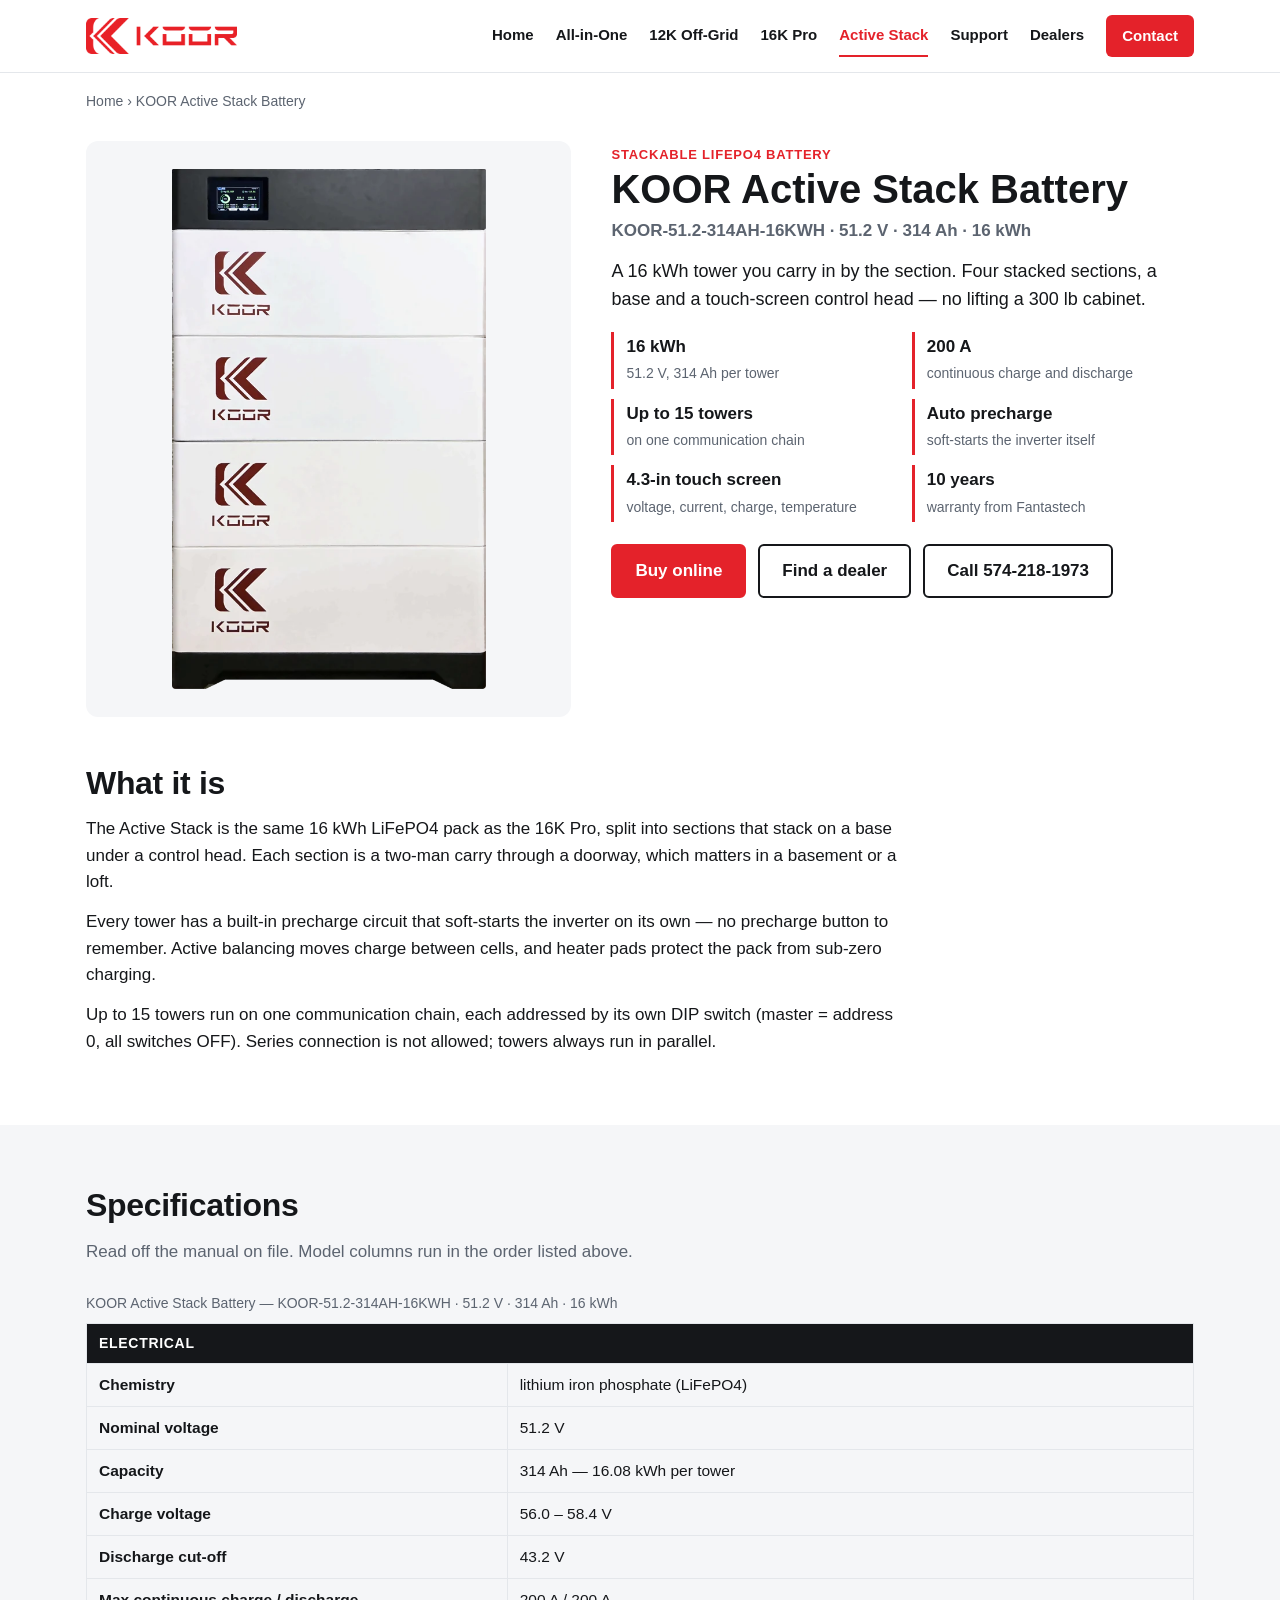
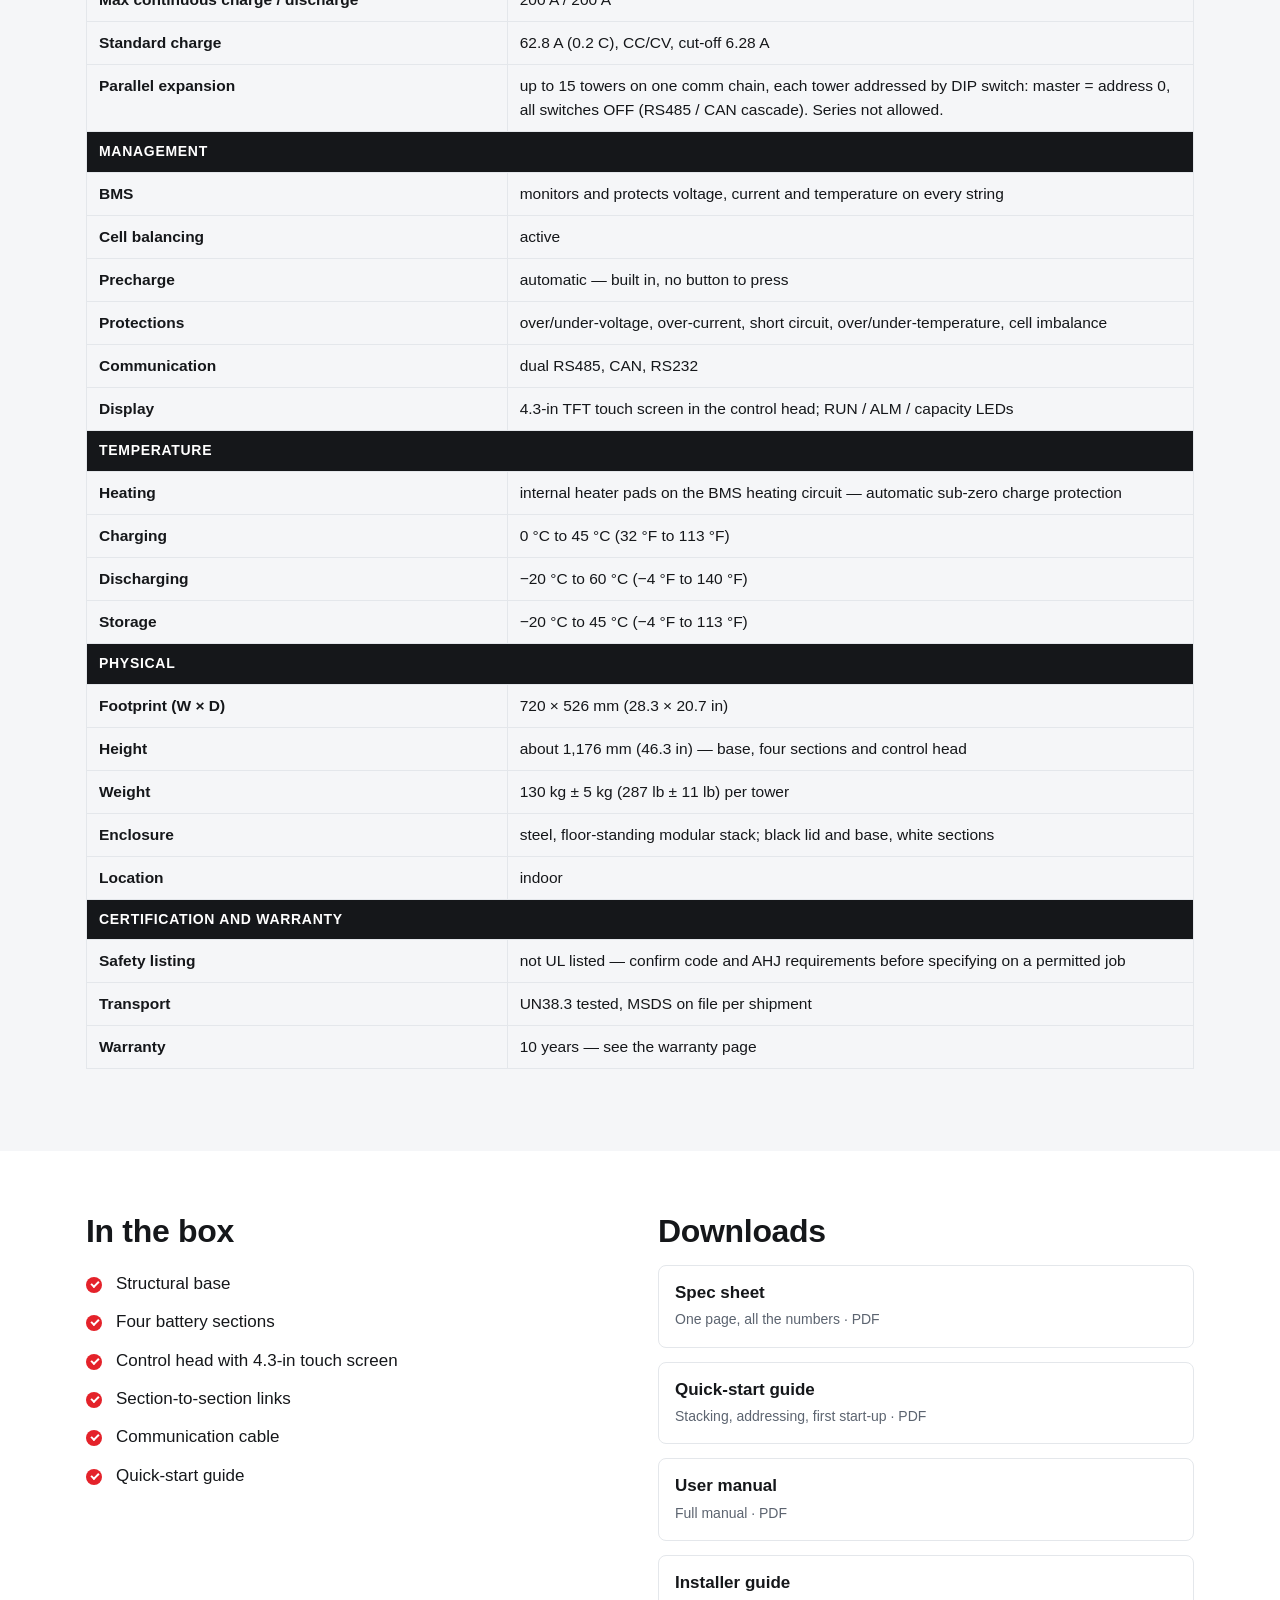
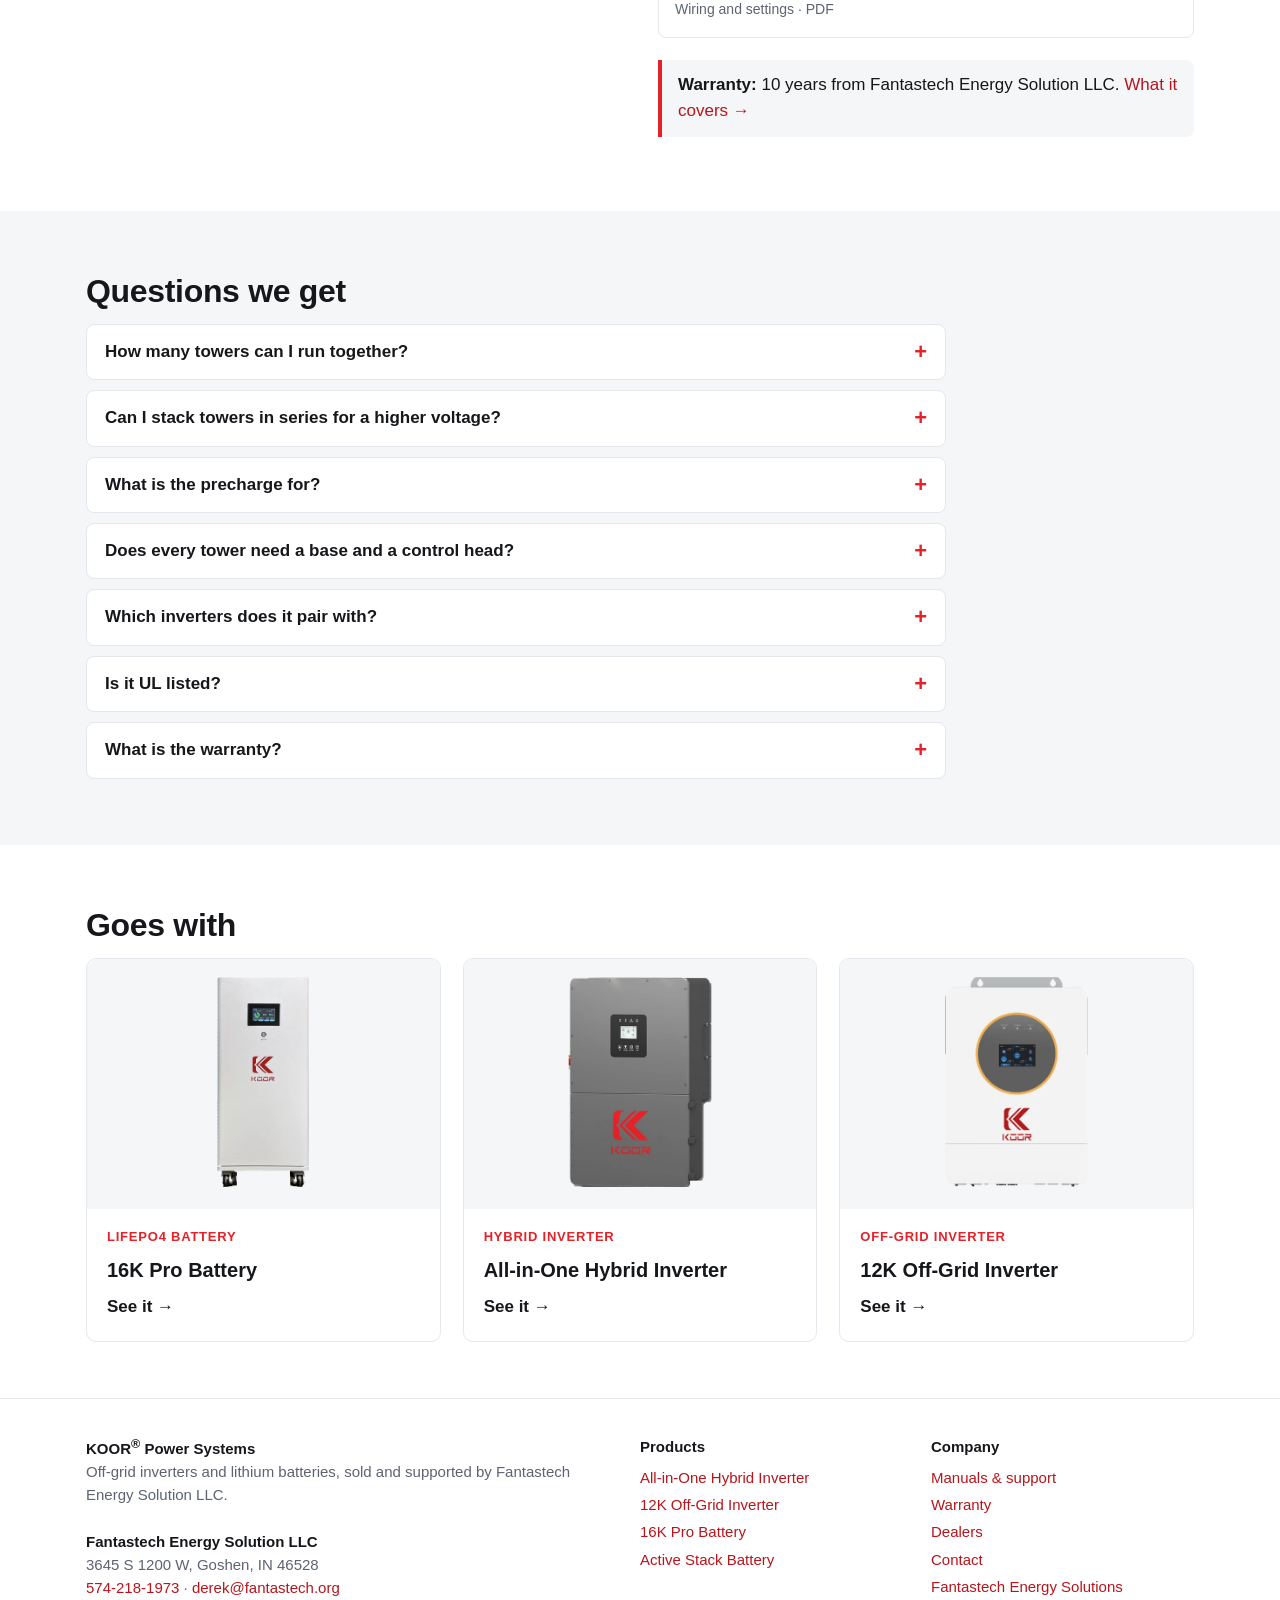
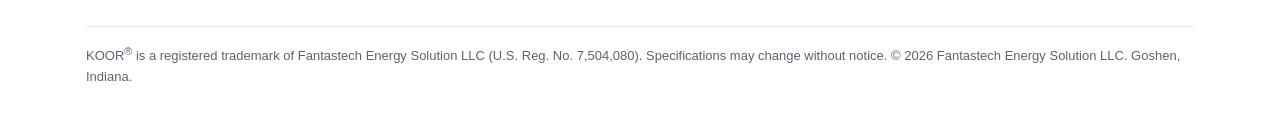
<file: active-stack.html>
<!DOCTYPE html>
<html lang="en">
<head>
<meta charset="utf-8">
<meta name="viewport" content="width=device-width,initial-scale=1">
<title>KOOR Active Stack Battery — Specs, Manual and FAQ | KOOR Power Systems</title>
<meta name="description" content="A 16 kWh tower you carry in by the section. Four stacked sections, a base and a touch-screen control head — no lifting a 300 lb cabinet. Full specifications, manuals and warranty from Fantastech Energy Solution LLC, Goshen, Indiana.">
<link rel="canonical" href="https://koorusa.com/active-stack.html">
<meta property="og:title" content="KOOR Active Stack Battery — Specs, Manual and FAQ | KOOR Power Systems">
<meta property="og:description" content="A 16 kWh tower you carry in by the section. Four stacked sections, a base and a touch-screen control head — no lifting a 300 lb cabinet. Full specifications, manuals and warranty from Fantastech Energy Solution LLC, Goshen, Indiana.">
<meta property="og:type" content="website">
<meta property="og:url" content="https://koorusa.com/active-stack.html">
<meta property="og:image" content="https://koorusa.com/assets/img/koor-active-stack-900.png">
<meta name="twitter:card" content="summary_large_image">
<link rel="icon" href="favicon.ico" sizes="32x32">
<link rel="icon" href="assets/img/icon-512.png" type="image/png">
<link rel="apple-touch-icon" href="assets/img/icon-180.png">
<link rel="stylesheet" href="assets/css/site.css">
<script type="application/ld+json">[{"@context": "https://schema.org", "@type": "Organization", "name": "Fantastech Energy Solution LLC", "url": "https://koorusa.com/", "logo": "https://koorusa.com/assets/img/koor-logo-720.png", "telephone": "+15742181973", "email": "derek@fantastech.org", "address": {"@type": "PostalAddress", "streetAddress": "3645 S 1200 W", "addressLocality": "Goshen", "addressRegion": "IN", "postalCode": "46528", "addressCountry": "US"}, "brand": {"@type": "Brand", "name": "KOOR", "logo": "https://koorusa.com/assets/img/koor-logo-720.png"}, "sameAs": ["https://fantastechenergy.com/", "https://www.facebook.com/FantastechEnergySolutionsLLC"]}, {"@context": "https://schema.org", "@type": "Product", "name": "KOOR Active Stack Battery", "brand": {"@type": "Brand", "name": "KOOR"}, "model": "KOOR-51.2-314AH-16KWH", "description": "A 16 kWh tower you carry in by the section. Four stacked sections, a base and a touch-screen control head — no lifting a 300 lb cabinet.", "image": "https://koorusa.com/assets/img/koor-active-stack-900.png", "url": "https://koorusa.com/active-stack.html", "category": "Stackable LiFePO4 battery", "manufacturer": {"@type": "Organization", "name": "Fantastech Energy Solution LLC"}}, {"@context": "https://schema.org", "@type": "FAQPage", "mainEntity": [{"@type": "Question", "name": "How many towers can I run together?", "acceptedAnswer": {"@type": "Answer", "text": "Up to 15 on one communication chain. The master (the one tower cabled to the inverter) is address 0, all four switches OFF; the rest take 1, 2, 3 and up, no repeats. On a job with more than one inverter, give each inverter its own equal bank of towers."}}, {"@type": "Question", "name": "Can I stack towers in series for a higher voltage?", "acceptedAnswer": {"@type": "Answer", "text": "No. Series connection is prohibited. Towers run in parallel only, on a 48 V system."}}, {"@type": "Question", "name": "What is the precharge for?", "acceptedAnswer": {"@type": "Answer", "text": "An inverter's capacitors pull a big inrush when they first see the battery. The Active Stack soft-starts that connection itself, so there is no precharge button to press and no arc on the terminals."}}, {"@type": "Question", "name": "Does every tower need a base and a control head?", "acceptedAnswer": {"@type": "Answer", "text": "Yes — one base and one control head per tower, whatever the section count."}}, {"@type": "Question", "name": "Which inverters does it pair with?", "acceptedAnswer": {"@type": "Answer", "text": "Closed-loop with the KOOR All-in-One and 12K, and with major brands over CAN or RS485. We publish plug-by-plug wiring guides — ask for yours."}}, {"@type": "Question", "name": "Is it UL listed?", "acceptedAnswer": {"@type": "Answer", "text": "No. Tell your inspector and insurer before specifying it on a permitted job."}}, {"@type": "Question", "name": "What is the warranty?", "acceptedAnswer": {"@type": "Answer", "text": "10 years from Fantastech Energy Solution LLC."}}]}, {"@context": "https://schema.org", "@type": "BreadcrumbList", "itemListElement": [{"@type": "ListItem", "position": 1, "name": "Home", "item": "https://koorusa.com/"}, {"@type": "ListItem", "position": 2, "name": "KOOR Active Stack Battery", "item": "https://koorusa.com/active-stack.html"}]}]</script>
</head>
<body>
<a class="skip" href="#main">Skip to content</a>
<header class="top"><div class="wrap">
<a class="logo" href="index.html" aria-label="KOOR Power Systems home"><img src="assets/img/koor-lockup-450.png" srcset="assets/img/koor-lockup-450.png 1x, assets/img/koor-lockup-900.png 2x" alt="KOOR" width="152" height="36"></a>
<nav class="main" aria-label="Main"><ul><li><a href="index.html">Home</a></li><li><a href="all-in-one.html">All-in-One</a></li><li><a href="12k-off-grid.html">12K Off-Grid</a></li><li><a href="16k-pro.html">16K Pro</a></li><li><a href="active-stack.html" aria-current="page">Active Stack</a></li><li><a href="support.html">Support</a></li><li><a href="dealers.html">Dealers</a></li><li><a class="cta" href="contact.html">Contact</a></li></ul></nav>
</div></header>
<main id="main">
<div class="wrap"><div class="crumbs"><a href="index.html">Home</a> &rsaquo; KOOR Active Stack Battery</div>
<div class="prod-top">
<div class="pic"><img src="assets/img/koor-active-stack-900.webp" srcset="assets/img/koor-active-stack-900.webp 1x, assets/img/koor-active-stack-1600.webp 2x" alt="KOOR Active Stack stackable lithium battery tower with black lid and base and white battery sections" width="600" fetchpriority="high"></div>
<div>
<span class="kind" style="color:var(--brand);font-weight:700;font-size:13px;letter-spacing:.06em;text-transform:uppercase">Stackable LiFePO4 battery</span>
<h1>KOOR Active Stack Battery</h1>
<p class="model">KOOR-51.2-314AH-16KWH · 51.2 V · 314 Ah · 16 kWh</p>
<p class="lead">A 16 kWh tower you carry in by the section. Four stacked sections, a base and a touch-screen control head — no lifting a 300 lb cabinet.</p>
<ul class="facts"><li><b>16 kWh</b><span>51.2 V, 314 Ah per tower</span></li><li><b>200 A</b><span>continuous charge and discharge</span></li><li><b>Up to 15 towers</b><span>on one communication chain</span></li><li><b>Auto precharge</b><span>soft-starts the inverter itself</span></li><li><b>4.3-in touch screen</b><span>voltage, current, charge, temperature</span></li><li><b>10 years</b><span>warranty from Fantastech</span></li></ul>
<div class="btns"><a class="btn" href="https://solartimetracker.com/product/koor-active-stack-16-kwh-stackable-lithium-battery-4-sections/" rel="noopener">Buy online</a><a class="btn ghost" href="dealers.html">Find a dealer</a><a class="btn ghost" href="tel:+15742181973">Call 574-218-1973</a></div>
</div></div></div>
<section style="padding-top:24px"><div class="wrap"><h2>What it is</h2><div class="prose"><p>The Active Stack is the same 16 kWh LiFePO4 pack as the 16K Pro, split into sections that stack on a base under a control head. Each section is a two-man carry through a doorway, which matters in a basement or a loft.</p><p>Every tower has a built-in precharge circuit that soft-starts the inverter on its own — no precharge button to remember. Active balancing moves charge between cells, and heater pads protect the pack from sub-zero charging.</p><p>Up to 15 towers run on one communication chain, each addressed by its own DIP switch (master = address 0, all switches OFF). Series connection is not allowed; towers always run in parallel.</p></div></div></section>
<section class="band" id="specs"><div class="wrap"><h2>Specifications</h2><p class="sub">Read off the manual on file. Model columns run in the order listed above.</p>
<table class="spec"><caption class="small" style="text-align:left;padding:0 0 8px">KOOR Active Stack Battery — KOOR-51.2-314AH-16KWH · 51.2 V · 314 Ah · 16 kWh</caption><tr><th class="group" colspan="2">Electrical</th></tr><tr><td>Chemistry</td><td>lithium iron phosphate (LiFePO4)</td></tr><tr><td>Nominal voltage</td><td>51.2 V</td></tr><tr><td>Capacity</td><td>314 Ah — 16.08 kWh per tower</td></tr><tr><td>Charge voltage</td><td>56.0 – 58.4 V</td></tr><tr><td>Discharge cut-off</td><td>43.2 V</td></tr><tr><td>Max continuous charge / discharge</td><td>200 A / 200 A</td></tr><tr><td>Standard charge</td><td>62.8 A (0.2 C), CC/CV, cut-off 6.28 A</td></tr><tr><td>Parallel expansion</td><td>up to 15 towers on one comm chain, each tower addressed by DIP switch: master = address 0, all switches OFF (RS485 / CAN cascade). Series not allowed.</td></tr><tr><th class="group" colspan="2">Management</th></tr><tr><td>BMS</td><td>monitors and protects voltage, current and temperature on every string</td></tr><tr><td>Cell balancing</td><td>active</td></tr><tr><td>Precharge</td><td>automatic — built in, no button to press</td></tr><tr><td>Protections</td><td>over/under-voltage, over-current, short circuit, over/under-temperature, cell imbalance</td></tr><tr><td>Communication</td><td>dual RS485, CAN, RS232</td></tr><tr><td>Display</td><td>4.3-in TFT touch screen in the control head; RUN / ALM / capacity LEDs</td></tr><tr><th class="group" colspan="2">Temperature</th></tr><tr><td>Heating</td><td>internal heater pads on the BMS heating circuit — automatic sub-zero charge protection</td></tr><tr><td>Charging</td><td>0 °C to 45 °C (32 °F to 113 °F)</td></tr><tr><td>Discharging</td><td>−20 °C to 60 °C (−4 °F to 140 °F)</td></tr><tr><td>Storage</td><td>−20 °C to 45 °C (−4 °F to 113 °F)</td></tr><tr><th class="group" colspan="2">Physical</th></tr><tr><td>Footprint (W × D)</td><td>720 × 526 mm (28.3 × 20.7 in)</td></tr><tr><td>Height</td><td>about 1,176 mm (46.3 in) — base, four sections and control head</td></tr><tr><td>Weight</td><td>130 kg ± 5 kg (287 lb ± 11 lb) per tower</td></tr><tr><td>Enclosure</td><td>steel, floor-standing modular stack; black lid and base, white sections</td></tr><tr><td>Location</td><td>indoor</td></tr><tr><th class="group" colspan="2">Certification and warranty</th></tr><tr><td>Safety listing</td><td>not UL listed — confirm code and AHJ requirements before specifying on a permitted job</td></tr><tr><td>Transport</td><td>UN38.3 tested, MSDS on file per shipment</td></tr><tr><td>Warranty</td><td>10 years — see the warranty page</td></tr></table>
</div></section>
<section><div class="wrap"><div class="two">
<div><h2>In the box</h2><ul class="checks"><li>Structural base</li><li>Four battery sections</li><li>Control head with 4.3-in touch screen</li><li>Section-to-section links</li><li>Communication cable</li><li>Quick-start guide</li></ul></div>
<div><h2>Downloads</h2><div class="dl" style="grid-template-columns:1fr"><a href="assets/docs/KOOR-Active-Stack-Spec-Sheet.pdf" download><b>Spec sheet</b><span>One page, all the numbers &middot; PDF</span></a><a href="assets/docs/KOOR-Active-Stack-Quick-Start.pdf" download><b>Quick-start guide</b><span>Stacking, addressing, first start-up &middot; PDF</span></a><a href="assets/docs/KOOR-Active-Stack-User-Manual.pdf" download><b>User manual</b><span>Full manual &middot; PDF</span></a><a href="assets/docs/KOOR-Active-Stack-Guide.pdf" download><b>Installer guide</b><span>Wiring and settings &middot; PDF</span></a></div>
<div class="note" style="margin-top:22px"><b>Warranty:</b> 10 years from Fantastech Energy Solution LLC. <a href="support.html#warranty">What it covers &rarr;</a></div></div>
</div></div></section>
<section class="band"><div class="wrap"><h2>Questions we get</h2><div style="max-width:860px"><details><summary>How many towers can I run together?</summary><p>Up to 15 on one communication chain. The master (the one tower cabled to the inverter) is address 0, all four switches OFF; the rest take 1, 2, 3 and up, no repeats. On a job with more than one inverter, give each inverter its own equal bank of towers.</p></details><details><summary>Can I stack towers in series for a higher voltage?</summary><p>No. Series connection is prohibited. Towers run in parallel only, on a 48 V system.</p></details><details><summary>What is the precharge for?</summary><p>An inverter&#x27;s capacitors pull a big inrush when they first see the battery. The Active Stack soft-starts that connection itself, so there is no precharge button to press and no arc on the terminals.</p></details><details><summary>Does every tower need a base and a control head?</summary><p>Yes — one base and one control head per tower, whatever the section count.</p></details><details><summary>Which inverters does it pair with?</summary><p>Closed-loop with the KOOR All-in-One and 12K, and with major brands over CAN or RS485. We publish plug-by-plug wiring guides — ask for yours.</p></details><details><summary>Is it UL listed?</summary><p>No. Tell your inspector and insurer before specifying it on a permitted job.</p></details><details><summary>What is the warranty?</summary><p>10 years from Fantastech Energy Solution LLC.</p></details></div></div></section>
<section><div class="wrap"><h2>Goes with</h2><div class="grid p3"><a class="card" href="16k-pro.html" style="color:inherit"><div class="pic"><img src="assets/img/koor-16k-pro-480.webp" srcset="assets/img/koor-16k-pro-480.webp 1x, assets/img/koor-16k-pro-960.webp 2x" alt="KOOR 16K Pro lithium battery cabinet, white floor-standing unit on casters with KOOR logo" loading="lazy"></div><div class="body"><span class="kind">LiFePO4 battery</span><h3>16K Pro Battery</h3><span class="more">See it &rarr;</span></div></a><a class="card" href="all-in-one.html" style="color:inherit"><div class="pic"><img src="assets/img/koor-all-in-one-480.webp" srcset="assets/img/koor-all-in-one-480.webp 1x, assets/img/koor-all-in-one-960.webp 2x" alt="KOOR All-in-One hybrid inverter, grey wall-mount unit with touch display and KOOR logo" loading="lazy"></div><div class="body"><span class="kind">Hybrid inverter</span><h3>All-in-One Hybrid Inverter</h3><span class="more">See it &rarr;</span></div></a><a class="card" href="12k-off-grid.html" style="color:inherit"><div class="pic"><img src="assets/img/koor-12k-off-grid-480.webp" srcset="assets/img/koor-12k-off-grid-480.webp 1x, assets/img/koor-12k-off-grid-960.webp 2x" alt="KOOR 12K off-grid inverter, white wall-mount unit with round touch display and KOOR logo" loading="lazy"></div><div class="body"><span class="kind">Off-grid inverter</span><h3>12K Off-Grid Inverter</h3><span class="more">See it &rarr;</span></div></a></div></div></section>
</main>
<footer><div class="wrap">
<div class="cols">
<div><b>KOOR<sup>&reg;</sup> Power Systems</b><br>Off-grid inverters and lithium batteries, sold and supported by Fantastech Energy Solution LLC.<br><br><b>Fantastech Energy Solution LLC</b><br>3645 S 1200 W, Goshen, IN 46528<br><a href="tel:+15742181973">574-218-1973</a> &middot; <a href="mailto:derek@fantastech.org">derek@fantastech.org</a></div>
<div><b>Products</b><ul><li><a href="all-in-one.html">All-in-One Hybrid Inverter</a></li><li><a href="12k-off-grid.html">12K Off-Grid Inverter</a></li><li><a href="16k-pro.html">16K Pro Battery</a></li><li><a href="active-stack.html">Active Stack Battery</a></li></ul></div>
<div><b>Company</b><ul><li><a href="support.html">Manuals &amp; support</a></li><li><a href="support.html#warranty">Warranty</a></li><li><a href="dealers.html">Dealers</a></li><li><a href="contact.html">Contact</a></li><li><a href="https://fantastechenergy.com/" rel="noopener">Fantastech Energy Solutions</a></li></ul></div>
</div>
<div class="legal">KOOR<sup>&reg;</sup> is a registered trademark of Fantastech Energy Solution LLC (U.S. Reg. No. 7,504,080). Specifications may change without notice. &copy; 2026 Fantastech Energy Solution LLC. Goshen, Indiana.</div>
</div></footer>
</body></html>
</file>
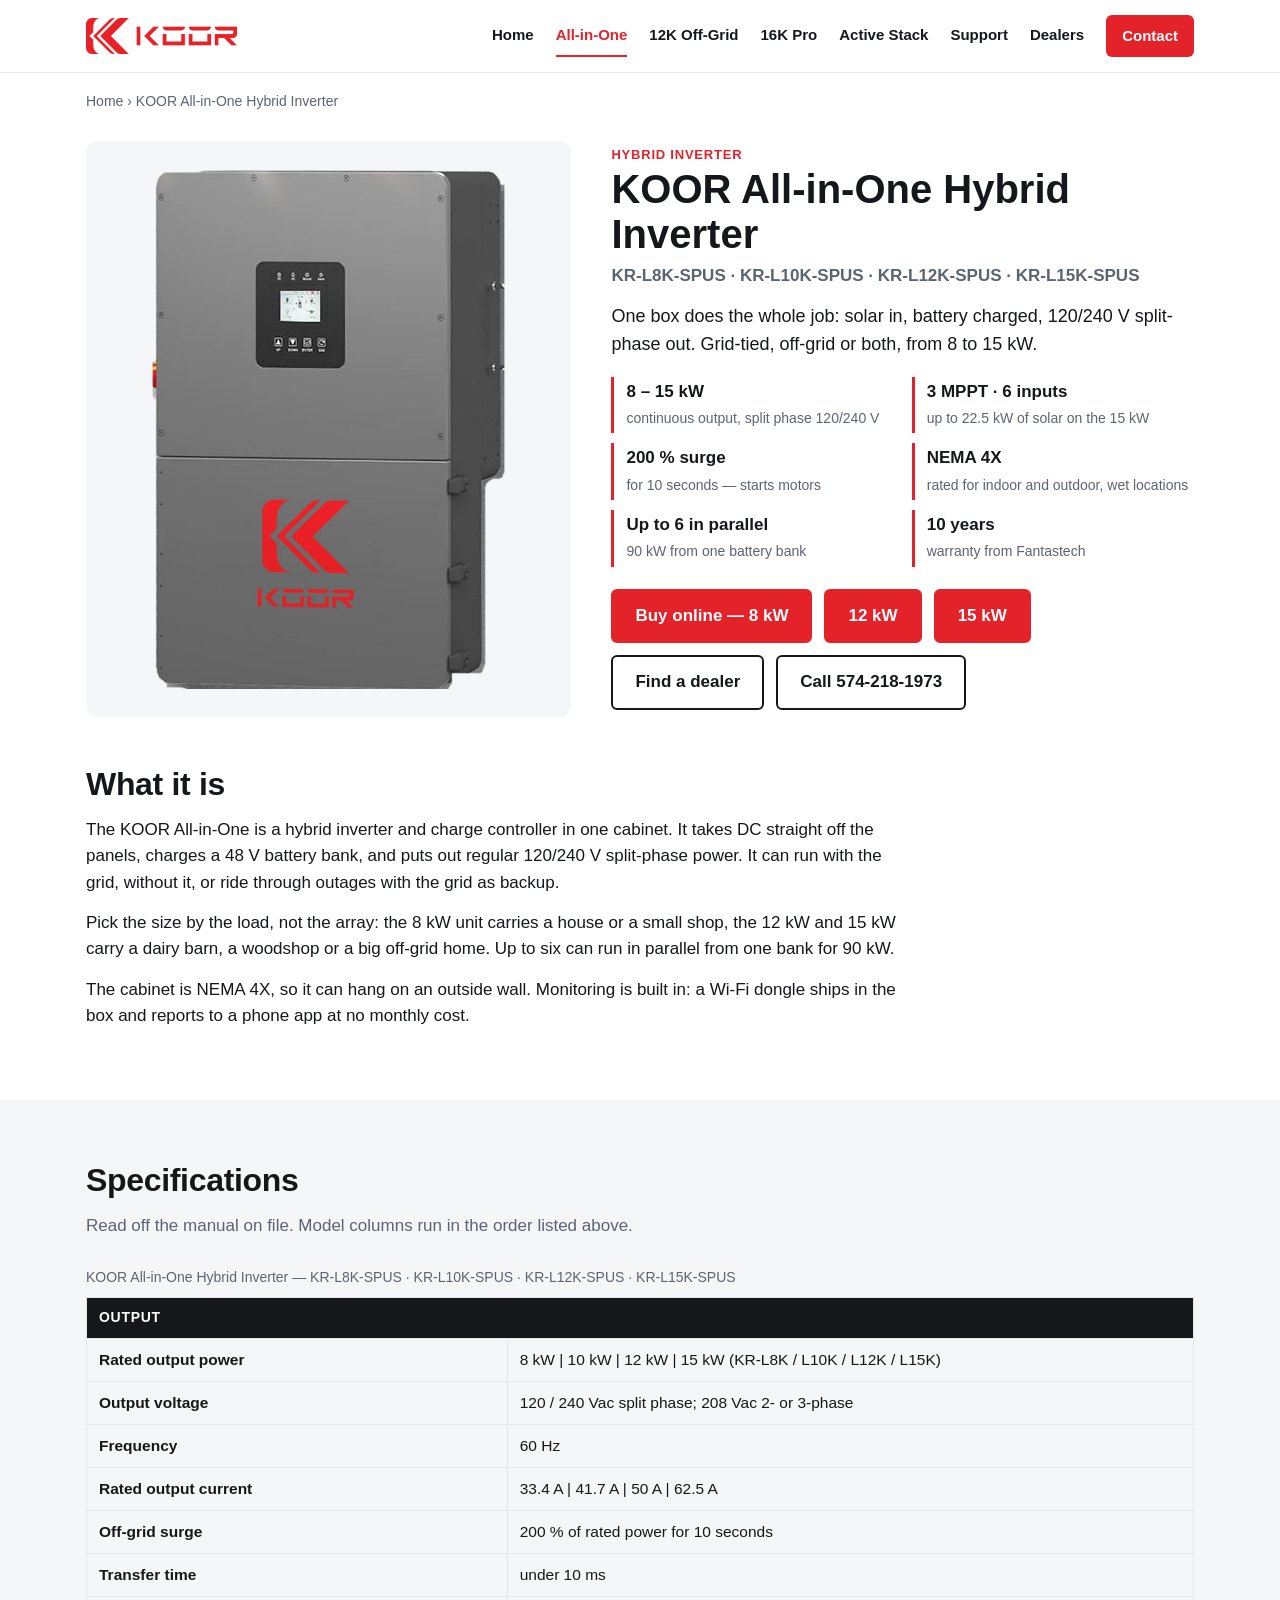
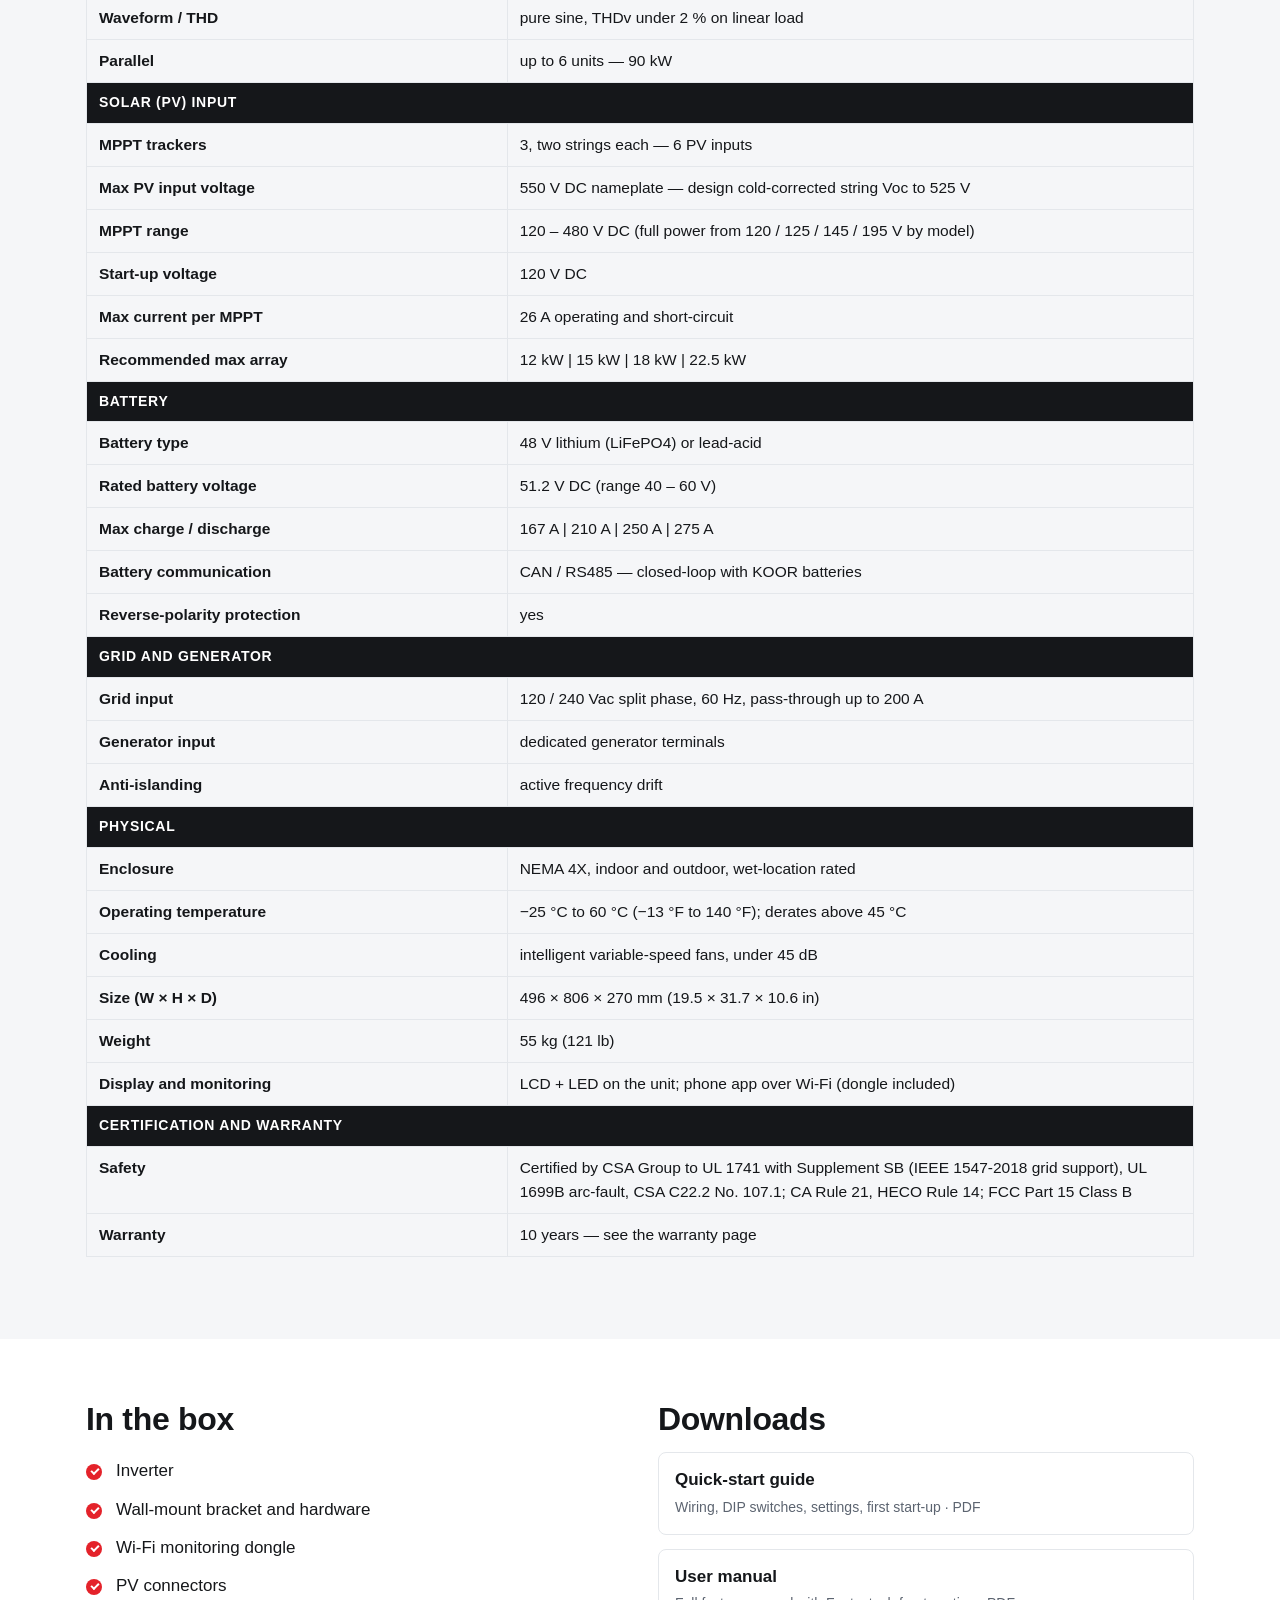
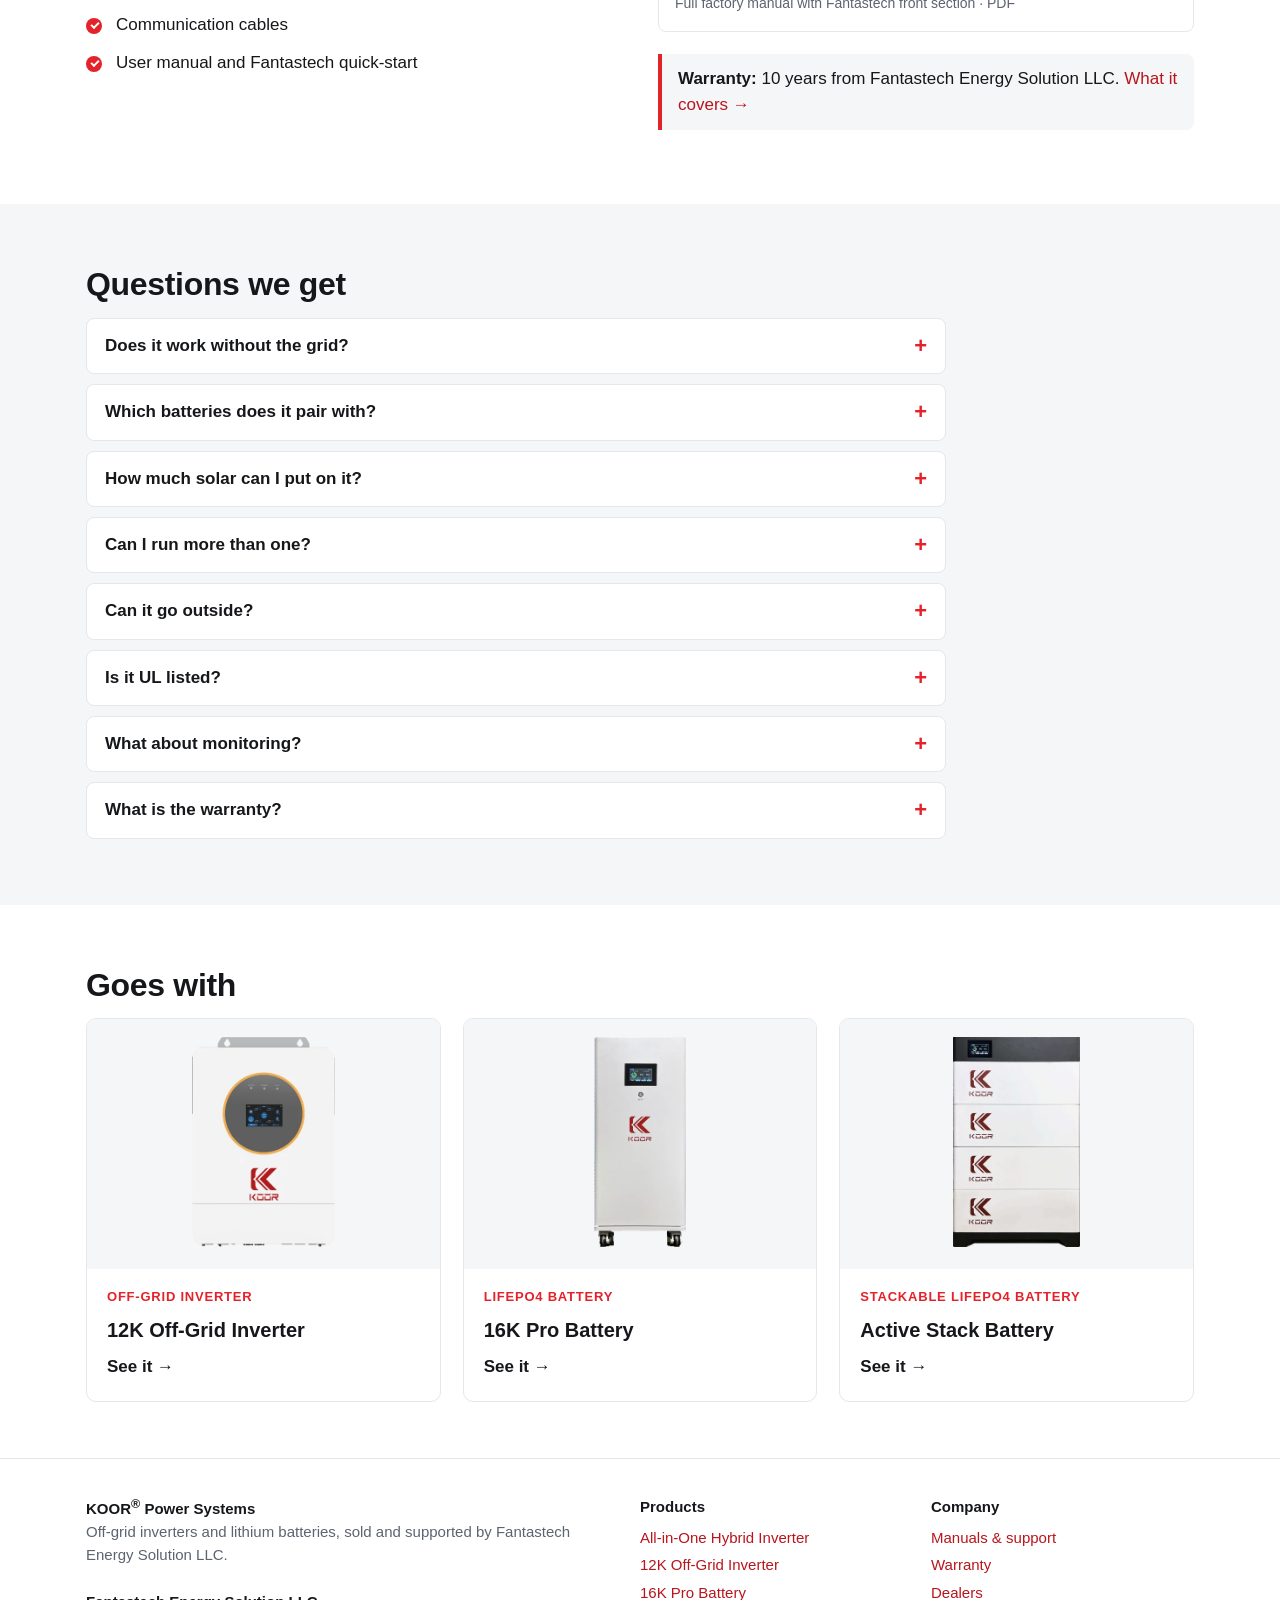
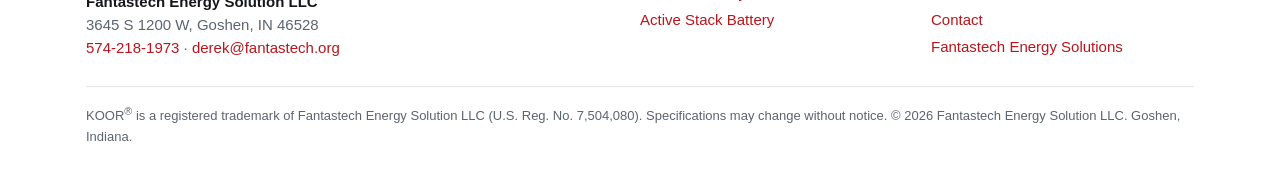
<file: all-in-one.html>
<!DOCTYPE html>
<html lang="en">
<head>
<meta charset="utf-8">
<meta name="viewport" content="width=device-width,initial-scale=1">
<title>KOOR All-in-One Hybrid Inverter — Specs, Manual and FAQ | KOOR Power Systems</title>
<meta name="description" content="One box does the whole job: solar in, battery charged, 120/240 V split-phase out. Grid-tied, off-grid or both, from 8 to 15 kW. Full specifications, manuals and warranty from Fantastech Energy Solution LLC, Goshen, Indiana.">
<link rel="canonical" href="https://koorusa.com/all-in-one.html">
<meta property="og:title" content="KOOR All-in-One Hybrid Inverter — Specs, Manual and FAQ | KOOR Power Systems">
<meta property="og:description" content="One box does the whole job: solar in, battery charged, 120/240 V split-phase out. Grid-tied, off-grid or both, from 8 to 15 kW. Full specifications, manuals and warranty from Fantastech Energy Solution LLC, Goshen, Indiana.">
<meta property="og:type" content="website">
<meta property="og:url" content="https://koorusa.com/all-in-one.html">
<meta property="og:image" content="https://koorusa.com/assets/img/koor-all-in-one-900.png">
<meta name="twitter:card" content="summary_large_image">
<link rel="icon" href="favicon.ico" sizes="32x32">
<link rel="icon" href="assets/img/icon-512.png" type="image/png">
<link rel="apple-touch-icon" href="assets/img/icon-180.png">
<link rel="stylesheet" href="assets/css/site.css">
<script type="application/ld+json">[{"@context": "https://schema.org", "@type": "Organization", "name": "Fantastech Energy Solution LLC", "url": "https://koorusa.com/", "logo": "https://koorusa.com/assets/img/koor-logo-720.png", "telephone": "+15742181973", "email": "derek@fantastech.org", "address": {"@type": "PostalAddress", "streetAddress": "3645 S 1200 W", "addressLocality": "Goshen", "addressRegion": "IN", "postalCode": "46528", "addressCountry": "US"}, "brand": {"@type": "Brand", "name": "KOOR", "logo": "https://koorusa.com/assets/img/koor-logo-720.png"}, "sameAs": ["https://fantastechenergy.com/", "https://www.facebook.com/FantastechEnergySolutionsLLC"]}, {"@context": "https://schema.org", "@type": "Product", "name": "KOOR All-in-One Hybrid Inverter", "brand": {"@type": "Brand", "name": "KOOR"}, "model": "KR-L8K-SPUS, KR-L10K-SPUS, KR-L12K-SPUS, KR-L15K-SPUS", "description": "One box does the whole job: solar in, battery charged, 120/240 V split-phase out. Grid-tied, off-grid or both, from 8 to 15 kW.", "image": "https://koorusa.com/assets/img/koor-all-in-one-900.png", "url": "https://koorusa.com/all-in-one.html", "category": "Hybrid inverter", "manufacturer": {"@type": "Organization", "name": "Fantastech Energy Solution LLC"}}, {"@context": "https://schema.org", "@type": "FAQPage", "mainEntity": [{"@type": "Question", "name": "Does it work without the grid?", "acceptedAnswer": {"@type": "Answer", "text": "Yes. It runs a full off-grid system on solar and batteries alone, with 200 % surge for 10 seconds to start pumps and compressors. Add grid or a generator later if you want backup."}}, {"@type": "Question", "name": "Which batteries does it pair with?", "acceptedAnswer": {"@type": "Answer", "text": "Any 48 V lithium or lead-acid bank. With the KOOR 16K Pro or KOOR Active Stack it runs closed-loop over CAN, so the inverter charges off the battery's real state of charge."}}, {"@type": "Question", "name": "How much solar can I put on it?", "acceptedAnswer": {"@type": "Answer", "text": "Up to 12, 15, 18 or 22.5 kW of panels for the 8, 10, 12 and 15 kW models. Three trackers, two strings each, 26 A per tracker. Keep cold-corrected string voltage under 525 V."}}, {"@type": "Question", "name": "Can I run more than one?", "acceptedAnswer": {"@type": "Answer", "text": "Up to six in parallel from one battery bank — 90 kW. On a farm, a second unit is also a backup: if one ever goes down, the other keeps the milking going."}}, {"@type": "Question", "name": "Can it go outside?", "acceptedAnswer": {"@type": "Answer", "text": "Yes. The cabinet is NEMA 4X and wet-location rated, from −25 °C to 60 °C. Keep it out of direct sun where you can; it derates above 45 °C (113 °F)."}}, {"@type": "Question", "name": "Is it UL listed?", "acceptedAnswer": {"@type": "Answer", "text": "It is certified by CSA Group — an NRTL — to UL 1741 with Supplement SB and to UL 1699B. Ask us for the certificate for your inspector."}}, {"@type": "Question", "name": "What about monitoring?", "acceptedAnswer": {"@type": "Answer", "text": "A Wi-Fi dongle is in the box and reports to a phone app at no monthly cost. No Wi-Fi at the site? We supply a hotspot that covers it."}}, {"@type": "Question", "name": "What is the warranty?", "acceptedAnswer": {"@type": "Answer", "text": "10 years from Fantastech Energy Solution LLC, the seller. Register the card that comes in the box."}}]}, {"@context": "https://schema.org", "@type": "BreadcrumbList", "itemListElement": [{"@type": "ListItem", "position": 1, "name": "Home", "item": "https://koorusa.com/"}, {"@type": "ListItem", "position": 2, "name": "KOOR All-in-One Hybrid Inverter", "item": "https://koorusa.com/all-in-one.html"}]}]</script>
</head>
<body>
<a class="skip" href="#main">Skip to content</a>
<header class="top"><div class="wrap">
<a class="logo" href="index.html" aria-label="KOOR Power Systems home"><img src="assets/img/koor-lockup-450.png" srcset="assets/img/koor-lockup-450.png 1x, assets/img/koor-lockup-900.png 2x" alt="KOOR" width="152" height="36"></a>
<nav class="main" aria-label="Main"><ul><li><a href="index.html">Home</a></li><li><a href="all-in-one.html" aria-current="page">All-in-One</a></li><li><a href="12k-off-grid.html">12K Off-Grid</a></li><li><a href="16k-pro.html">16K Pro</a></li><li><a href="active-stack.html">Active Stack</a></li><li><a href="support.html">Support</a></li><li><a href="dealers.html">Dealers</a></li><li><a class="cta" href="contact.html">Contact</a></li></ul></nav>
</div></header>
<main id="main">
<div class="wrap"><div class="crumbs"><a href="index.html">Home</a> &rsaquo; KOOR All-in-One Hybrid Inverter</div>
<div class="prod-top">
<div class="pic"><img src="assets/img/koor-all-in-one-900.webp" srcset="assets/img/koor-all-in-one-900.webp 1x, assets/img/koor-all-in-one-1600.webp 2x" alt="KOOR All-in-One hybrid inverter, grey wall-mount unit with touch display and KOOR logo" width="600" fetchpriority="high"></div>
<div>
<span class="kind" style="color:var(--brand);font-weight:700;font-size:13px;letter-spacing:.06em;text-transform:uppercase">Hybrid inverter</span>
<h1>KOOR All-in-One Hybrid Inverter</h1>
<p class="model">KR-L8K-SPUS · KR-L10K-SPUS · KR-L12K-SPUS · KR-L15K-SPUS</p>
<p class="lead">One box does the whole job: solar in, battery charged, 120/240 V split-phase out. Grid-tied, off-grid or both, from 8 to 15 kW.</p>
<ul class="facts"><li><b>8 – 15 kW</b><span>continuous output, split phase 120/240 V</span></li><li><b>3 MPPT · 6 inputs</b><span>up to 22.5 kW of solar on the 15 kW</span></li><li><b>200 % surge</b><span>for 10 seconds — starts motors</span></li><li><b>NEMA 4X</b><span>rated for indoor and outdoor, wet locations</span></li><li><b>Up to 6 in parallel</b><span>90 kW from one battery bank</span></li><li><b>10 years</b><span>warranty from Fantastech</span></li></ul>
<div class="btns"><a class="btn" href="https://solartimetracker.com/product/koor-8-kw-all-in-one-hybrid-inverter-kr-l8k-spus/" rel="noopener">Buy online — 8 kW</a><a class="btn" href="https://solartimetracker.com/product/koor-12-kw-all-in-one-hybrid-inverter-kr-l12k-spus/" rel="noopener">12 kW</a><a class="btn" href="https://solartimetracker.com/product/koor-15-kw-all-in-one-hybrid-inverter-kr-l15k-spus/" rel="noopener">15 kW</a><a class="btn ghost" href="dealers.html">Find a dealer</a><a class="btn ghost" href="tel:+15742181973">Call 574-218-1973</a></div>
</div></div></div>
<section style="padding-top:24px"><div class="wrap"><h2>What it is</h2><div class="prose"><p>The KOOR All-in-One is a hybrid inverter and charge controller in one cabinet. It takes DC straight off the panels, charges a 48 V battery bank, and puts out regular 120/240 V split-phase power. It can run with the grid, without it, or ride through outages with the grid as backup.</p><p>Pick the size by the load, not the array: the 8 kW unit carries a house or a small shop, the 12 kW and 15 kW carry a dairy barn, a woodshop or a big off-grid home. Up to six can run in parallel from one bank for 90 kW.</p><p>The cabinet is NEMA 4X, so it can hang on an outside wall. Monitoring is built in: a Wi-Fi dongle ships in the box and reports to a phone app at no monthly cost.</p></div></div></section>
<section class="band" id="specs"><div class="wrap"><h2>Specifications</h2><p class="sub">Read off the manual on file. Model columns run in the order listed above.</p>
<table class="spec"><caption class="small" style="text-align:left;padding:0 0 8px">KOOR All-in-One Hybrid Inverter — KR-L8K-SPUS · KR-L10K-SPUS · KR-L12K-SPUS · KR-L15K-SPUS</caption><tr><th class="group" colspan="2">Output</th></tr><tr><td>Rated output power</td><td>8 kW | 10 kW | 12 kW | 15 kW (KR-L8K / L10K / L12K / L15K)</td></tr><tr><td>Output voltage</td><td>120 / 240 Vac split phase; 208 Vac 2- or 3-phase</td></tr><tr><td>Frequency</td><td>60 Hz</td></tr><tr><td>Rated output current</td><td>33.4 A | 41.7 A | 50 A | 62.5 A</td></tr><tr><td>Off-grid surge</td><td>200 % of rated power for 10 seconds</td></tr><tr><td>Transfer time</td><td>under 10 ms</td></tr><tr><td>Waveform / THD</td><td>pure sine, THDv under 2 % on linear load</td></tr><tr><td>Parallel</td><td>up to 6 units — 90 kW</td></tr><tr><th class="group" colspan="2">Solar (PV) input</th></tr><tr><td>MPPT trackers</td><td>3, two strings each — 6 PV inputs</td></tr><tr><td>Max PV input voltage</td><td>550 V DC nameplate — design cold-corrected string Voc to 525 V</td></tr><tr><td>MPPT range</td><td>120 – 480 V DC (full power from 120 / 125 / 145 / 195 V by model)</td></tr><tr><td>Start-up voltage</td><td>120 V DC</td></tr><tr><td>Max current per MPPT</td><td>26 A operating and short-circuit</td></tr><tr><td>Recommended max array</td><td>12 kW | 15 kW | 18 kW | 22.5 kW</td></tr><tr><th class="group" colspan="2">Battery</th></tr><tr><td>Battery type</td><td>48 V lithium (LiFePO4) or lead-acid</td></tr><tr><td>Rated battery voltage</td><td>51.2 V DC (range 40 – 60 V)</td></tr><tr><td>Max charge / discharge</td><td>167 A | 210 A | 250 A | 275 A</td></tr><tr><td>Battery communication</td><td>CAN / RS485 — closed-loop with KOOR batteries</td></tr><tr><td>Reverse-polarity protection</td><td>yes</td></tr><tr><th class="group" colspan="2">Grid and generator</th></tr><tr><td>Grid input</td><td>120 / 240 Vac split phase, 60 Hz, pass-through up to 200 A</td></tr><tr><td>Generator input</td><td>dedicated generator terminals</td></tr><tr><td>Anti-islanding</td><td>active frequency drift</td></tr><tr><th class="group" colspan="2">Physical</th></tr><tr><td>Enclosure</td><td>NEMA 4X, indoor and outdoor, wet-location rated</td></tr><tr><td>Operating temperature</td><td>−25 °C to 60 °C (−13 °F to 140 °F); derates above 45 °C</td></tr><tr><td>Cooling</td><td>intelligent variable-speed fans, under 45 dB</td></tr><tr><td>Size (W × H × D)</td><td>496 × 806 × 270 mm (19.5 × 31.7 × 10.6 in)</td></tr><tr><td>Weight</td><td>55 kg (121 lb)</td></tr><tr><td>Display and monitoring</td><td>LCD + LED on the unit; phone app over Wi-Fi (dongle included)</td></tr><tr><th class="group" colspan="2">Certification and warranty</th></tr><tr><td>Safety</td><td>Certified by CSA Group to UL 1741 with Supplement SB (IEEE 1547-2018 grid support), UL 1699B arc-fault, CSA C22.2 No. 107.1; CA Rule 21, HECO Rule 14; FCC Part 15 Class B</td></tr><tr><td>Warranty</td><td>10 years — see the warranty page</td></tr></table>
</div></section>
<section><div class="wrap"><div class="two">
<div><h2>In the box</h2><ul class="checks"><li>Inverter</li><li>Wall-mount bracket and hardware</li><li>Wi-Fi monitoring dongle</li><li>PV connectors</li><li>Communication cables</li><li>User manual and Fantastech quick-start</li></ul></div>
<div><h2>Downloads</h2><div class="dl" style="grid-template-columns:1fr"><a href="assets/docs/KOOR-All-in-One-Quick-Start.pdf" download><b>Quick-start guide</b><span>Wiring, DIP switches, settings, first start-up &middot; PDF</span></a><a href="assets/docs/KOOR-All-in-One-KR-L8K-L15K-SPUS-User-Manual.pdf" download><b>User manual</b><span>Full factory manual with Fantastech front section &middot; PDF</span></a></div>
<div class="note" style="margin-top:22px"><b>Warranty:</b> 10 years from Fantastech Energy Solution LLC. <a href="support.html#warranty">What it covers &rarr;</a></div></div>
</div></div></section>
<section class="band"><div class="wrap"><h2>Questions we get</h2><div style="max-width:860px"><details><summary>Does it work without the grid?</summary><p>Yes. It runs a full off-grid system on solar and batteries alone, with 200 % surge for 10 seconds to start pumps and compressors. Add grid or a generator later if you want backup.</p></details><details><summary>Which batteries does it pair with?</summary><p>Any 48 V lithium or lead-acid bank. With the KOOR 16K Pro or KOOR Active Stack it runs closed-loop over CAN, so the inverter charges off the battery&#x27;s real state of charge.</p></details><details><summary>How much solar can I put on it?</summary><p>Up to 12, 15, 18 or 22.5 kW of panels for the 8, 10, 12 and 15 kW models. Three trackers, two strings each, 26 A per tracker. Keep cold-corrected string voltage under 525 V.</p></details><details><summary>Can I run more than one?</summary><p>Up to six in parallel from one battery bank — 90 kW. On a farm, a second unit is also a backup: if one ever goes down, the other keeps the milking going.</p></details><details><summary>Can it go outside?</summary><p>Yes. The cabinet is NEMA 4X and wet-location rated, from −25 °C to 60 °C. Keep it out of direct sun where you can; it derates above 45 °C (113 °F).</p></details><details><summary>Is it UL listed?</summary><p>It is certified by CSA Group — an NRTL — to UL 1741 with Supplement SB and to UL 1699B. Ask us for the certificate for your inspector.</p></details><details><summary>What about monitoring?</summary><p>A Wi-Fi dongle is in the box and reports to a phone app at no monthly cost. No Wi-Fi at the site? We supply a hotspot that covers it.</p></details><details><summary>What is the warranty?</summary><p>10 years from Fantastech Energy Solution LLC, the seller. Register the card that comes in the box.</p></details></div></div></section>
<section><div class="wrap"><h2>Goes with</h2><div class="grid p3"><a class="card" href="12k-off-grid.html" style="color:inherit"><div class="pic"><img src="assets/img/koor-12k-off-grid-480.webp" srcset="assets/img/koor-12k-off-grid-480.webp 1x, assets/img/koor-12k-off-grid-960.webp 2x" alt="KOOR 12K off-grid inverter, white wall-mount unit with round touch display and KOOR logo" loading="lazy"></div><div class="body"><span class="kind">Off-grid inverter</span><h3>12K Off-Grid Inverter</h3><span class="more">See it &rarr;</span></div></a><a class="card" href="16k-pro.html" style="color:inherit"><div class="pic"><img src="assets/img/koor-16k-pro-480.webp" srcset="assets/img/koor-16k-pro-480.webp 1x, assets/img/koor-16k-pro-960.webp 2x" alt="KOOR 16K Pro lithium battery cabinet, white floor-standing unit on casters with KOOR logo" loading="lazy"></div><div class="body"><span class="kind">LiFePO4 battery</span><h3>16K Pro Battery</h3><span class="more">See it &rarr;</span></div></a><a class="card" href="active-stack.html" style="color:inherit"><div class="pic"><img src="assets/img/koor-active-stack-480.webp" srcset="assets/img/koor-active-stack-480.webp 1x, assets/img/koor-active-stack-960.webp 2x" alt="KOOR Active Stack stackable lithium battery tower with black lid and base and white battery sections" loading="lazy"></div><div class="body"><span class="kind">Stackable LiFePO4 battery</span><h3>Active Stack Battery</h3><span class="more">See it &rarr;</span></div></a></div></div></section>
</main>
<footer><div class="wrap">
<div class="cols">
<div><b>KOOR<sup>&reg;</sup> Power Systems</b><br>Off-grid inverters and lithium batteries, sold and supported by Fantastech Energy Solution LLC.<br><br><b>Fantastech Energy Solution LLC</b><br>3645 S 1200 W, Goshen, IN 46528<br><a href="tel:+15742181973">574-218-1973</a> &middot; <a href="mailto:derek@fantastech.org">derek@fantastech.org</a></div>
<div><b>Products</b><ul><li><a href="all-in-one.html">All-in-One Hybrid Inverter</a></li><li><a href="12k-off-grid.html">12K Off-Grid Inverter</a></li><li><a href="16k-pro.html">16K Pro Battery</a></li><li><a href="active-stack.html">Active Stack Battery</a></li></ul></div>
<div><b>Company</b><ul><li><a href="support.html">Manuals &amp; support</a></li><li><a href="support.html#warranty">Warranty</a></li><li><a href="dealers.html">Dealers</a></li><li><a href="contact.html">Contact</a></li><li><a href="https://fantastechenergy.com/" rel="noopener">Fantastech Energy Solutions</a></li></ul></div>
</div>
<div class="legal">KOOR<sup>&reg;</sup> is a registered trademark of Fantastech Energy Solution LLC (U.S. Reg. No. 7,504,080). Specifications may change without notice. &copy; 2026 Fantastech Energy Solution LLC. Goshen, Indiana.</div>
</div></footer>
</body></html>
</file>
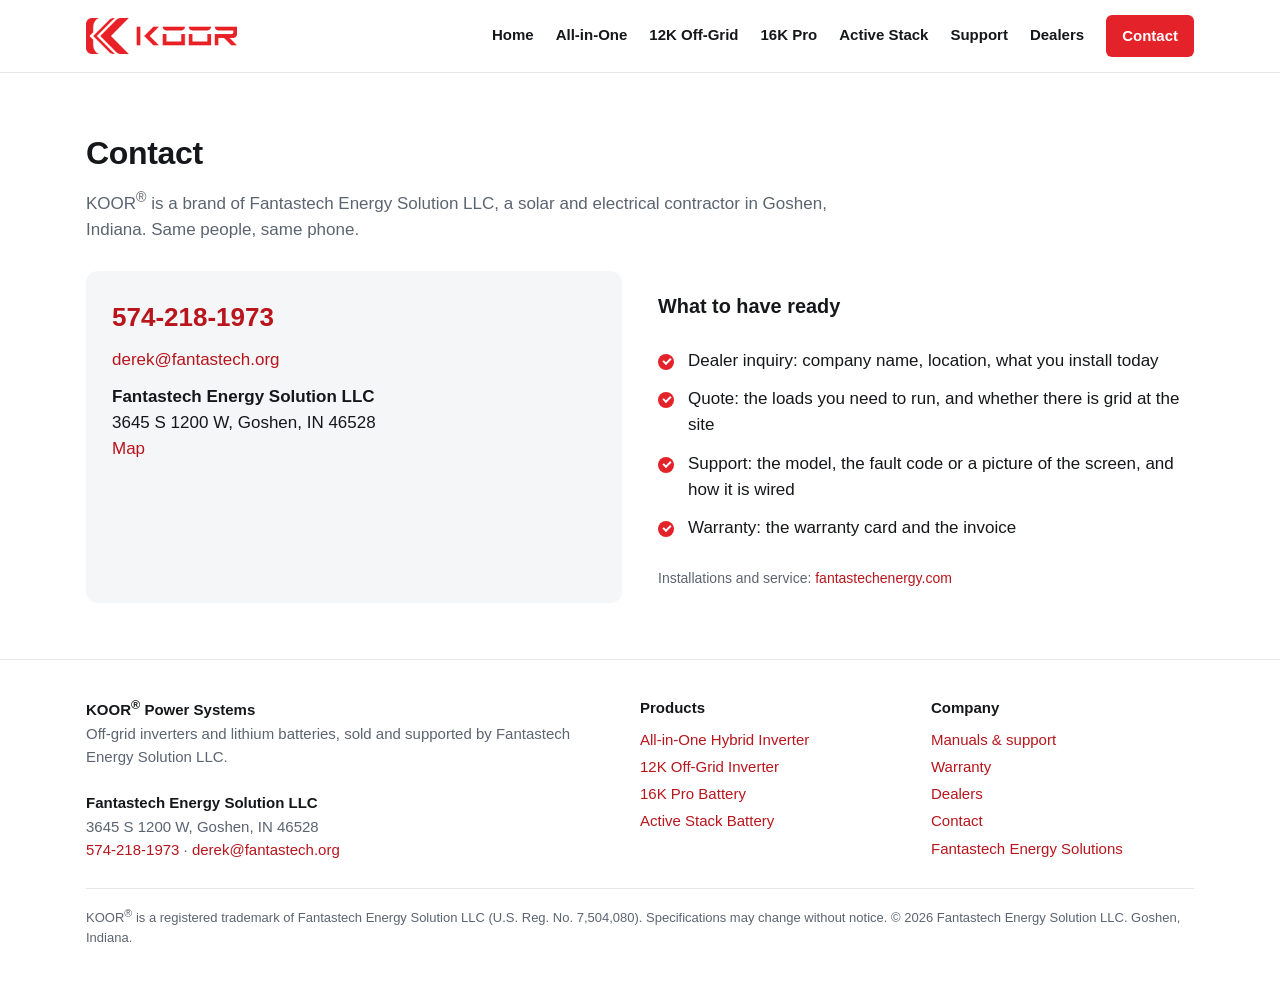
<file: contact.html>
<!DOCTYPE html>
<html lang="en">
<head>
<meta charset="utf-8">
<meta name="viewport" content="width=device-width,initial-scale=1">
<title>Contact | KOOR Power Systems — Fantastech Energy Solution LLC, Goshen IN</title>
<meta name="description" content="Call 574-218-1973 or email derek@fantastech.org. KOOR Power Systems is a brand of Fantastech Energy Solution LLC, 3645 S 1200 W, Goshen, Indiana 46528.">
<link rel="canonical" href="https://koorusa.com/contact.html">
<meta property="og:title" content="Contact | KOOR Power Systems — Fantastech Energy Solution LLC, Goshen IN">
<meta property="og:description" content="Call 574-218-1973 or email derek@fantastech.org. KOOR Power Systems is a brand of Fantastech Energy Solution LLC, 3645 S 1200 W, Goshen, Indiana 46528.">
<meta property="og:type" content="website">
<meta property="og:url" content="https://koorusa.com/contact.html">
<meta property="og:image" content="https://koorusa.com/assets/img/koor-family-1400.png">
<meta name="twitter:card" content="summary_large_image">
<link rel="icon" href="favicon.ico" sizes="32x32">
<link rel="icon" href="assets/img/icon-512.png" type="image/png">
<link rel="apple-touch-icon" href="assets/img/icon-180.png">
<link rel="stylesheet" href="assets/css/site.css">
<script type="application/ld+json">[{"@context": "https://schema.org", "@type": "Organization", "name": "Fantastech Energy Solution LLC", "url": "https://koorusa.com/", "logo": "https://koorusa.com/assets/img/koor-logo-720.png", "telephone": "+15742181973", "email": "derek@fantastech.org", "address": {"@type": "PostalAddress", "streetAddress": "3645 S 1200 W", "addressLocality": "Goshen", "addressRegion": "IN", "postalCode": "46528", "addressCountry": "US"}, "brand": {"@type": "Brand", "name": "KOOR", "logo": "https://koorusa.com/assets/img/koor-logo-720.png"}, "sameAs": ["https://fantastechenergy.com/", "https://www.facebook.com/FantastechEnergySolutionsLLC"]}, {"@context": "https://schema.org", "@type": "ContactPage", "name": "Contact KOOR Power Systems", "url": "https://koorusa.com/contact.html"}]</script>
</head>
<body>
<a class="skip" href="#main">Skip to content</a>
<header class="top"><div class="wrap">
<a class="logo" href="index.html" aria-label="KOOR Power Systems home"><img src="assets/img/koor-lockup-450.png" srcset="assets/img/koor-lockup-450.png 1x, assets/img/koor-lockup-900.png 2x" alt="KOOR" width="152" height="36"></a>
<nav class="main" aria-label="Main"><ul><li><a href="index.html">Home</a></li><li><a href="all-in-one.html">All-in-One</a></li><li><a href="12k-off-grid.html">12K Off-Grid</a></li><li><a href="16k-pro.html">16K Pro</a></li><li><a href="active-stack.html">Active Stack</a></li><li><a href="support.html">Support</a></li><li><a href="dealers.html">Dealers</a></li><li><a class="cta" href="contact.html">Contact</a></li></ul></nav>
</div></header>
<main id="main">
<section><div class="wrap">
<h2>Contact</h2>
<p class="sub">KOOR<sup>&reg;</sup> is a brand of Fantastech Energy Solution LLC, a solar and electrical contractor in Goshen, Indiana. Same people, same phone.</p>
<div class="two">
<div class="contact-box">
<p class="big"><a href="tel:+15742181973">574-218-1973</a></p>
<p><a href="mailto:derek@fantastech.org">derek@fantastech.org</a></p>
<p><b>Fantastech Energy Solution LLC</b><br>3645 S 1200 W, Goshen, IN 46528<br><a href="https://maps.google.com/?q=3645+S+1200+W+Goshen+IN+46528" rel="noopener">Map</a></p>
</div>
<div>
<h3>What to have ready</h3>
<ul class="checks"><li>Dealer inquiry: company name, location, what you install today</li><li>Quote: the loads you need to run, and whether there is grid at the site</li><li>Support: the model, the fault code or a picture of the screen, and how it is wired</li><li>Warranty: the warranty card and the invoice</li></ul>
<p class="small" style="margin-top:20px">Installations and service: <a href="https://fantastechenergy.com/" rel="noopener">fantastechenergy.com</a></p>
</div>
</div>
</div></section>
</main>
<footer><div class="wrap">
<div class="cols">
<div><b>KOOR<sup>&reg;</sup> Power Systems</b><br>Off-grid inverters and lithium batteries, sold and supported by Fantastech Energy Solution LLC.<br><br><b>Fantastech Energy Solution LLC</b><br>3645 S 1200 W, Goshen, IN 46528<br><a href="tel:+15742181973">574-218-1973</a> &middot; <a href="mailto:derek@fantastech.org">derek@fantastech.org</a></div>
<div><b>Products</b><ul><li><a href="all-in-one.html">All-in-One Hybrid Inverter</a></li><li><a href="12k-off-grid.html">12K Off-Grid Inverter</a></li><li><a href="16k-pro.html">16K Pro Battery</a></li><li><a href="active-stack.html">Active Stack Battery</a></li></ul></div>
<div><b>Company</b><ul><li><a href="support.html">Manuals &amp; support</a></li><li><a href="support.html#warranty">Warranty</a></li><li><a href="dealers.html">Dealers</a></li><li><a href="contact.html">Contact</a></li><li><a href="https://fantastechenergy.com/" rel="noopener">Fantastech Energy Solutions</a></li></ul></div>
</div>
<div class="legal">KOOR<sup>&reg;</sup> is a registered trademark of Fantastech Energy Solution LLC (U.S. Reg. No. 7,504,080). Specifications may change without notice. &copy; 2026 Fantastech Energy Solution LLC. Goshen, Indiana.</div>
</div></footer>
</body></html>
</file>
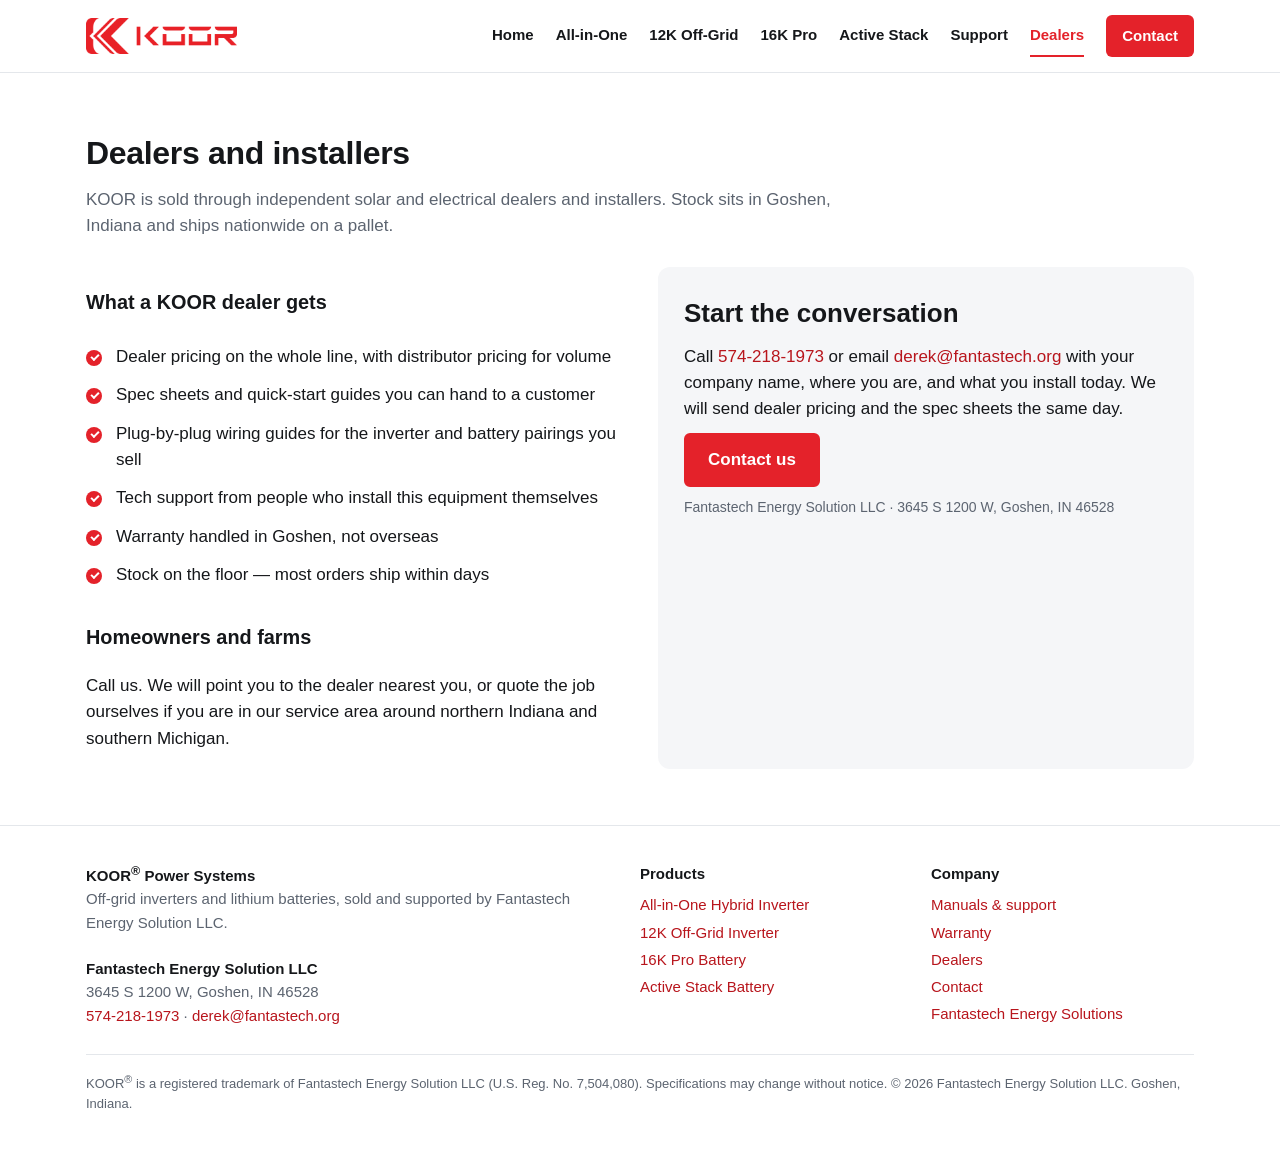
<file: dealers.html>
<!DOCTYPE html>
<html lang="en">
<head>
<meta charset="utf-8">
<meta name="viewport" content="width=device-width,initial-scale=1">
<title>Become a KOOR Dealer | KOOR Power Systems</title>
<meta name="description" content="Sell KOOR off-grid inverters and lithium batteries. Dealer pricing, spec sheets, wiring guides and tech support from Fantastech Energy Solution LLC, Goshen, Indiana. Ships nationwide.">
<link rel="canonical" href="https://koorusa.com/dealers.html">
<meta property="og:title" content="Become a KOOR Dealer | KOOR Power Systems">
<meta property="og:description" content="Sell KOOR off-grid inverters and lithium batteries. Dealer pricing, spec sheets, wiring guides and tech support from Fantastech Energy Solution LLC, Goshen, Indiana. Ships nationwide.">
<meta property="og:type" content="website">
<meta property="og:url" content="https://koorusa.com/dealers.html">
<meta property="og:image" content="https://koorusa.com/assets/img/koor-family-1400.png">
<meta name="twitter:card" content="summary_large_image">
<link rel="icon" href="favicon.ico" sizes="32x32">
<link rel="icon" href="assets/img/icon-512.png" type="image/png">
<link rel="apple-touch-icon" href="assets/img/icon-180.png">
<link rel="stylesheet" href="assets/css/site.css">
<script type="application/ld+json">[{"@context": "https://schema.org", "@type": "Organization", "name": "Fantastech Energy Solution LLC", "url": "https://koorusa.com/", "logo": "https://koorusa.com/assets/img/koor-logo-720.png", "telephone": "+15742181973", "email": "derek@fantastech.org", "address": {"@type": "PostalAddress", "streetAddress": "3645 S 1200 W", "addressLocality": "Goshen", "addressRegion": "IN", "postalCode": "46528", "addressCountry": "US"}, "brand": {"@type": "Brand", "name": "KOOR", "logo": "https://koorusa.com/assets/img/koor-logo-720.png"}, "sameAs": ["https://fantastechenergy.com/", "https://www.facebook.com/FantastechEnergySolutionsLLC"]}]</script>
</head>
<body>
<a class="skip" href="#main">Skip to content</a>
<header class="top"><div class="wrap">
<a class="logo" href="index.html" aria-label="KOOR Power Systems home"><img src="assets/img/koor-lockup-450.png" srcset="assets/img/koor-lockup-450.png 1x, assets/img/koor-lockup-900.png 2x" alt="KOOR" width="152" height="36"></a>
<nav class="main" aria-label="Main"><ul><li><a href="index.html">Home</a></li><li><a href="all-in-one.html">All-in-One</a></li><li><a href="12k-off-grid.html">12K Off-Grid</a></li><li><a href="16k-pro.html">16K Pro</a></li><li><a href="active-stack.html">Active Stack</a></li><li><a href="support.html">Support</a></li><li><a href="dealers.html" aria-current="page">Dealers</a></li><li><a class="cta" href="contact.html">Contact</a></li></ul></nav>
</div></header>
<main id="main">
<section><div class="wrap">
<h2>Dealers and installers</h2>
<p class="sub">KOOR is sold through independent solar and electrical dealers and installers. Stock sits in Goshen, Indiana and ships nationwide on a pallet.</p>
<div class="two">
<div>
<h3>What a KOOR dealer gets</h3>
<ul class="checks"><li>Dealer pricing on the whole line, with distributor pricing for volume</li><li>Spec sheets and quick-start guides you can hand to a customer</li><li>Plug-by-plug wiring guides for the inverter and battery pairings you sell</li><li>Tech support from people who install this equipment themselves</li><li>Warranty handled in Goshen, not overseas</li><li>Stock on the floor — most orders ship within days</li></ul>
<h3 style="margin-top:28px">Homeowners and farms</h3>
<p>Call us. We will point you to the dealer nearest you, or quote the job ourselves if you are in our service area around northern Indiana and southern Michigan.</p>
</div>
<div class="contact-box">
<p class="big">Start the conversation</p>
<p>Call <a href="tel:+15742181973">574-218-1973</a> or email <a href="mailto:derek@fantastech.org">derek@fantastech.org</a> with your company name, where you are, and what you install today. We will send dealer pricing and the spec sheets the same day.</p>
<p><a class="btn" href="contact.html">Contact us</a></p>
<p class="small">Fantastech Energy Solution LLC · 3645 S 1200 W, Goshen, IN 46528</p>
</div>
</div>
</div></section>
</main>
<footer><div class="wrap">
<div class="cols">
<div><b>KOOR<sup>&reg;</sup> Power Systems</b><br>Off-grid inverters and lithium batteries, sold and supported by Fantastech Energy Solution LLC.<br><br><b>Fantastech Energy Solution LLC</b><br>3645 S 1200 W, Goshen, IN 46528<br><a href="tel:+15742181973">574-218-1973</a> &middot; <a href="mailto:derek@fantastech.org">derek@fantastech.org</a></div>
<div><b>Products</b><ul><li><a href="all-in-one.html">All-in-One Hybrid Inverter</a></li><li><a href="12k-off-grid.html">12K Off-Grid Inverter</a></li><li><a href="16k-pro.html">16K Pro Battery</a></li><li><a href="active-stack.html">Active Stack Battery</a></li></ul></div>
<div><b>Company</b><ul><li><a href="support.html">Manuals &amp; support</a></li><li><a href="support.html#warranty">Warranty</a></li><li><a href="dealers.html">Dealers</a></li><li><a href="contact.html">Contact</a></li><li><a href="https://fantastechenergy.com/" rel="noopener">Fantastech Energy Solutions</a></li></ul></div>
</div>
<div class="legal">KOOR<sup>&reg;</sup> is a registered trademark of Fantastech Energy Solution LLC (U.S. Reg. No. 7,504,080). Specifications may change without notice. &copy; 2026 Fantastech Energy Solution LLC. Goshen, Indiana.</div>
</div></footer>
</body></html>
</file>
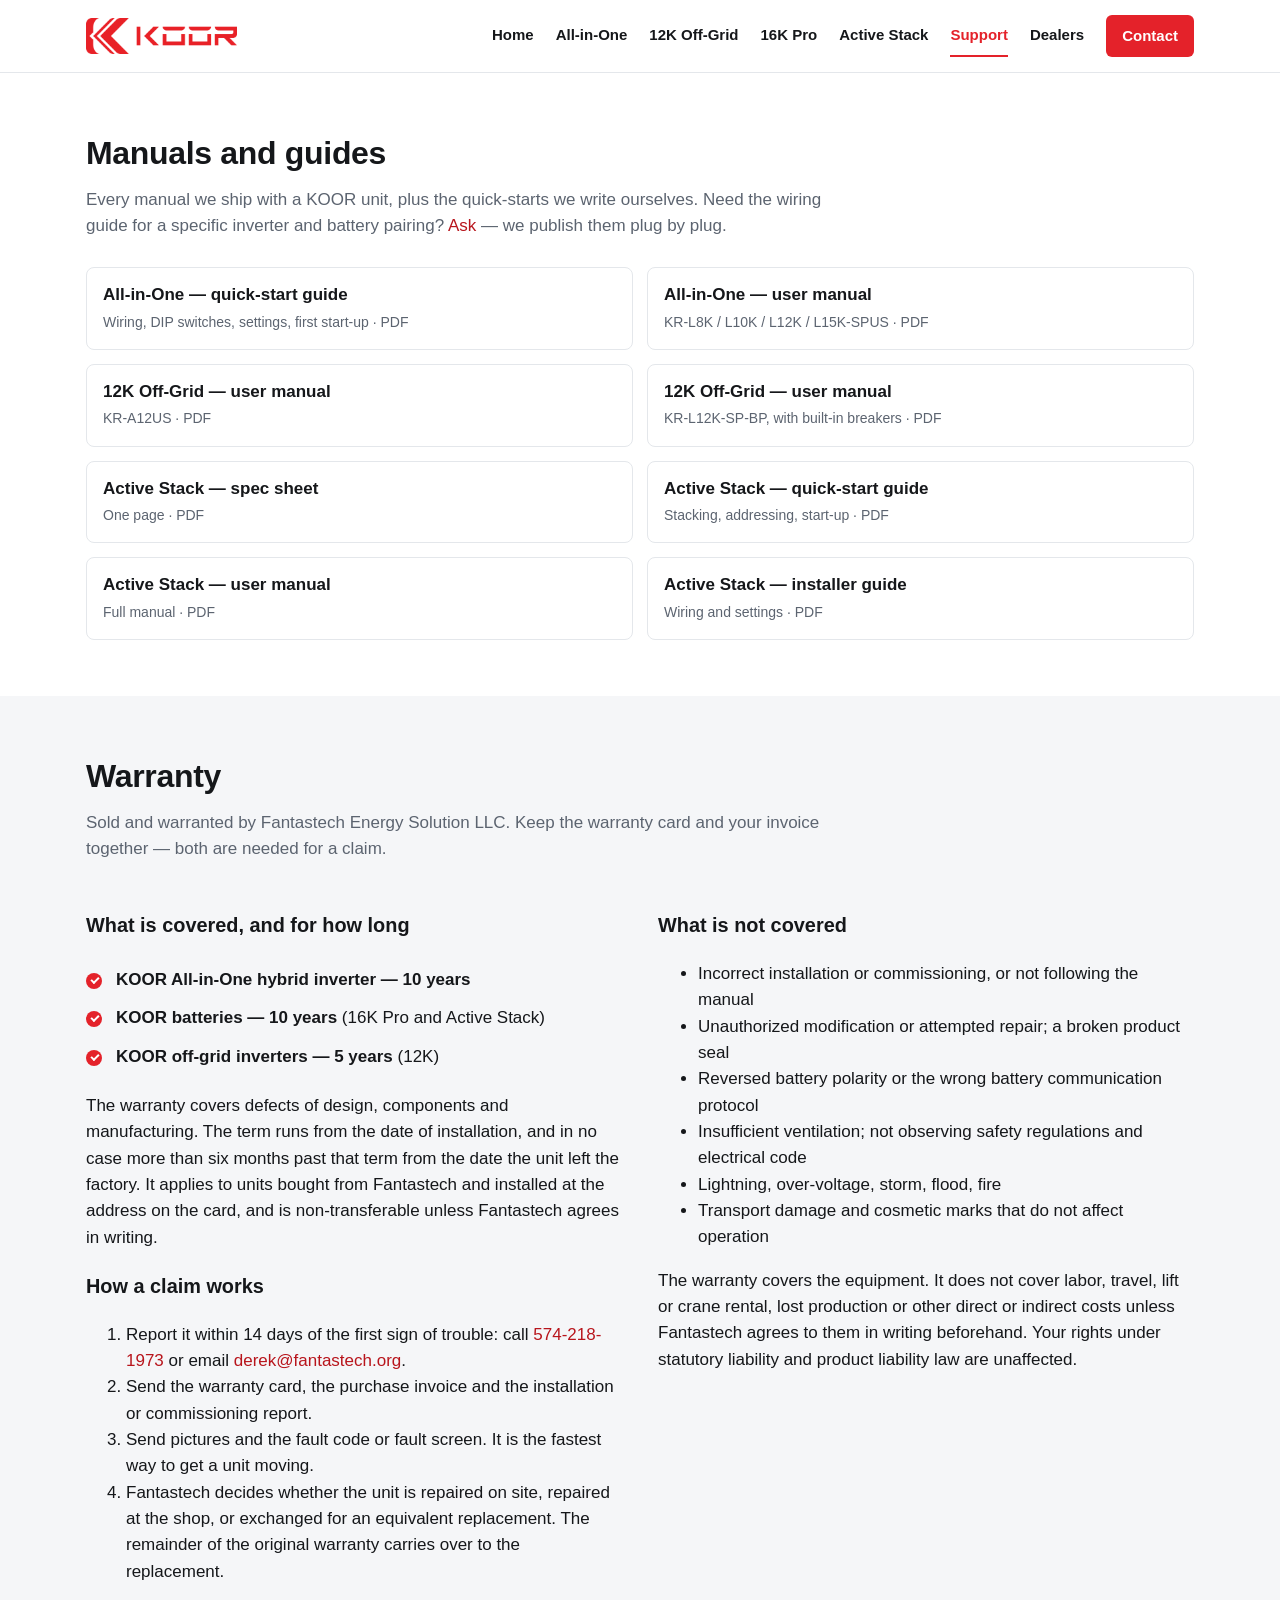
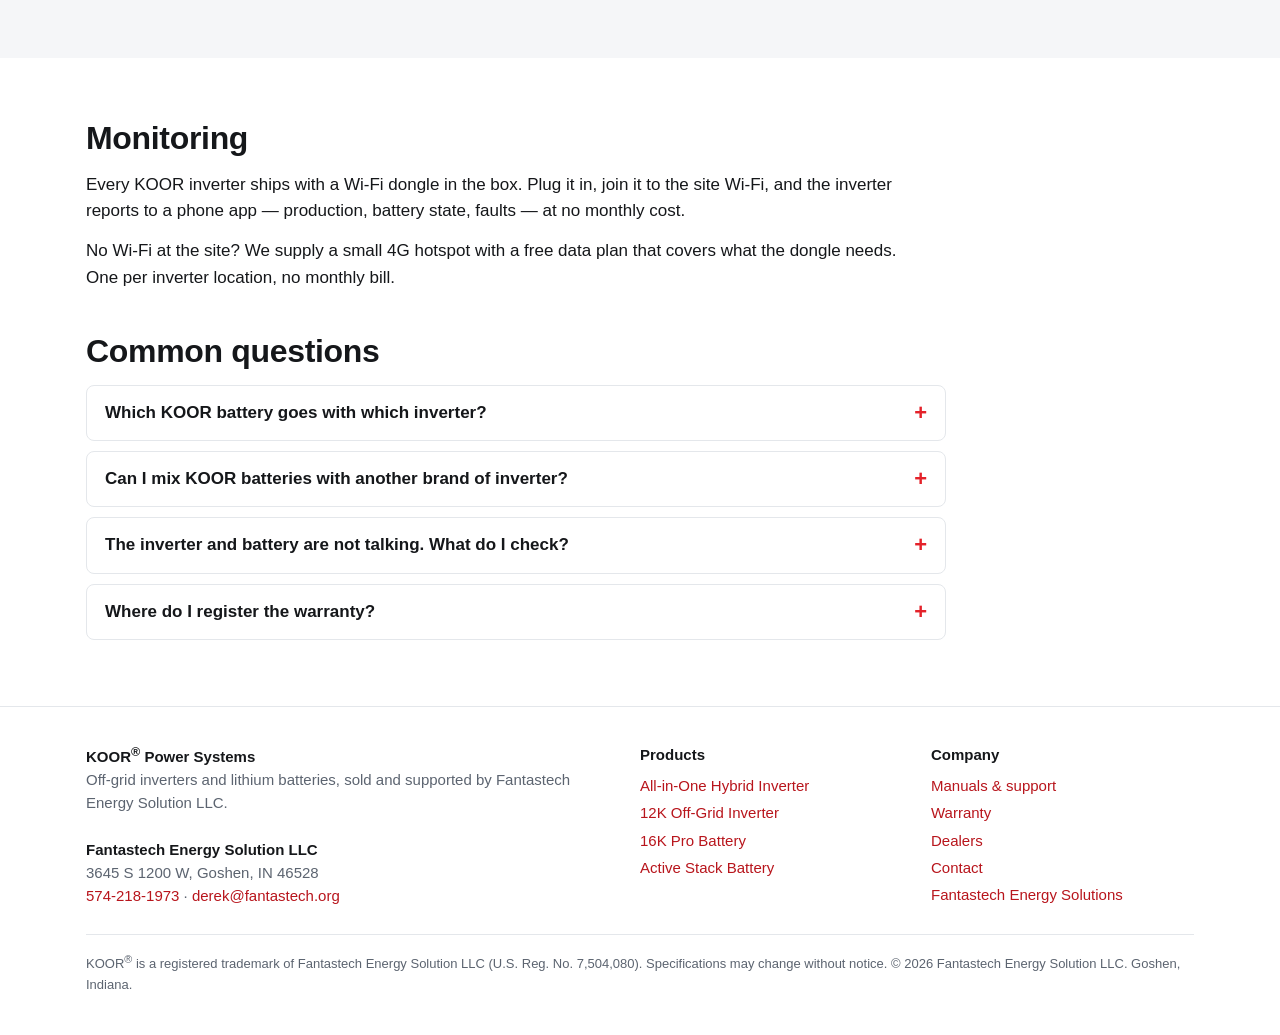
<file: support.html>
<!DOCTYPE html>
<html lang="en">
<head>
<meta charset="utf-8">
<meta name="viewport" content="width=device-width,initial-scale=1">
<title>Manuals, Warranty and Support | KOOR Power Systems</title>
<meta name="description" content="Download KOOR inverter and battery manuals, quick-start guides and spec sheets. Warranty terms, how to make a claim, and monitoring app setup.">
<link rel="canonical" href="https://koorusa.com/support.html">
<meta property="og:title" content="Manuals, Warranty and Support | KOOR Power Systems">
<meta property="og:description" content="Download KOOR inverter and battery manuals, quick-start guides and spec sheets. Warranty terms, how to make a claim, and monitoring app setup.">
<meta property="og:type" content="website">
<meta property="og:url" content="https://koorusa.com/support.html">
<meta property="og:image" content="https://koorusa.com/assets/img/koor-family-1400.png">
<meta name="twitter:card" content="summary_large_image">
<link rel="icon" href="favicon.ico" sizes="32x32">
<link rel="icon" href="assets/img/icon-512.png" type="image/png">
<link rel="apple-touch-icon" href="assets/img/icon-180.png">
<link rel="stylesheet" href="assets/css/site.css">
<script type="application/ld+json">[{"@context": "https://schema.org", "@type": "Organization", "name": "Fantastech Energy Solution LLC", "url": "https://koorusa.com/", "logo": "https://koorusa.com/assets/img/koor-logo-720.png", "telephone": "+15742181973", "email": "derek@fantastech.org", "address": {"@type": "PostalAddress", "streetAddress": "3645 S 1200 W", "addressLocality": "Goshen", "addressRegion": "IN", "postalCode": "46528", "addressCountry": "US"}, "brand": {"@type": "Brand", "name": "KOOR", "logo": "https://koorusa.com/assets/img/koor-logo-720.png"}, "sameAs": ["https://fantastechenergy.com/", "https://www.facebook.com/FantastechEnergySolutionsLLC"]}, {"@context": "https://schema.org", "@type": "FAQPage", "mainEntity": [{"@type": "Question", "name": "How long is the KOOR warranty?", "acceptedAnswer": {"@type": "Answer", "text": "10 years on the KOOR All-in-One hybrid inverter and on KOOR batteries; 5 years on KOOR off-grid inverters. The seller and warrantor is Fantastech Energy Solution LLC, Goshen, Indiana."}}, {"@type": "Question", "name": "How do I make a warranty claim on a KOOR inverter or battery?", "acceptedAnswer": {"@type": "Answer", "text": "Report it within 14 days of the first sign of a problem by calling 574-218-1973 or emailing derek@fantastech.org, with the warranty card, purchase invoice, commissioning report, pictures and the fault code."}}, {"@type": "Question", "name": "What app monitors a KOOR inverter?", "acceptedAnswer": {"@type": "Answer", "text": "Every KOOR inverter ships with a Wi-Fi dongle in the box that reports to a phone app at no monthly cost. If the site has no Wi-Fi, a 4G hotspot with a free data plan covers it."}}]}]</script>
</head>
<body>
<a class="skip" href="#main">Skip to content</a>
<header class="top"><div class="wrap">
<a class="logo" href="index.html" aria-label="KOOR Power Systems home"><img src="assets/img/koor-lockup-450.png" srcset="assets/img/koor-lockup-450.png 1x, assets/img/koor-lockup-900.png 2x" alt="KOOR" width="152" height="36"></a>
<nav class="main" aria-label="Main"><ul><li><a href="index.html">Home</a></li><li><a href="all-in-one.html">All-in-One</a></li><li><a href="12k-off-grid.html">12K Off-Grid</a></li><li><a href="16k-pro.html">16K Pro</a></li><li><a href="active-stack.html">Active Stack</a></li><li><a href="support.html" aria-current="page">Support</a></li><li><a href="dealers.html">Dealers</a></li><li><a class="cta" href="contact.html">Contact</a></li></ul></nav>
</div></header>
<main id="main">
<section><div class="wrap">
<h2>Manuals and guides</h2>
<p class="sub">Every manual we ship with a KOOR unit, plus the quick-starts we write ourselves. Need the wiring guide for a specific inverter and battery pairing? <a href="contact.html">Ask</a> — we publish them plug by plug.</p>
<div class="dl"><a href="assets/docs/KOOR-All-in-One-Quick-Start.pdf" download><b>All-in-One — quick-start guide</b><span>Wiring, DIP switches, settings, first start-up &middot; PDF</span></a><a href="assets/docs/KOOR-All-in-One-KR-L8K-L15K-SPUS-User-Manual.pdf" download><b>All-in-One — user manual</b><span>KR-L8K / L10K / L12K / L15K-SPUS &middot; PDF</span></a><a href="assets/docs/KOOR-12K-Off-Grid-KR-A12US-User-Manual.pdf" download><b>12K Off-Grid — user manual</b><span>KR-A12US &middot; PDF</span></a><a href="assets/docs/KOOR-12K-Off-Grid-KR-L12K-SP-BP-User-Manual.pdf" download><b>12K Off-Grid — user manual</b><span>KR-L12K-SP-BP, with built-in breakers &middot; PDF</span></a><a href="assets/docs/KOOR-Active-Stack-Spec-Sheet.pdf" download><b>Active Stack — spec sheet</b><span>One page &middot; PDF</span></a><a href="assets/docs/KOOR-Active-Stack-Quick-Start.pdf" download><b>Active Stack — quick-start guide</b><span>Stacking, addressing, start-up &middot; PDF</span></a><a href="assets/docs/KOOR-Active-Stack-User-Manual.pdf" download><b>Active Stack — user manual</b><span>Full manual &middot; PDF</span></a><a href="assets/docs/KOOR-Active-Stack-Guide.pdf" download><b>Active Stack — installer guide</b><span>Wiring and settings &middot; PDF</span></a></div>
</div></section>
<section class="band" id="warranty"><div class="wrap">
<h2>Warranty</h2>
<p class="sub">Sold and warranted by Fantastech Energy Solution LLC. Keep the warranty card and your invoice together — both are needed for a claim.</p>
<div class="two">
<div>
<h3>What is covered, and for how long</h3>
<ul class="checks"><li><b>KOOR All-in-One hybrid inverter — 10 years</b></li><li><b>KOOR batteries — 10 years</b> (16K Pro and Active Stack)</li><li><b>KOOR off-grid inverters — 5 years</b> (12K)</li></ul>
<p>The warranty covers defects of design, components and manufacturing. The term runs from the date of installation, and in no case more than six months past that term from the date the unit left the factory. It applies to units bought from Fantastech and installed at the address on the card, and is non-transferable unless Fantastech agrees in writing.</p>
<h3>How a claim works</h3>
<ol><li>Report it within 14 days of the first sign of trouble: call <a href="tel:+15742181973">574-218-1973</a> or email <a href="mailto:derek@fantastech.org">derek@fantastech.org</a>.</li><li>Send the warranty card, the purchase invoice and the installation or commissioning report.</li><li>Send pictures and the fault code or fault screen. It is the fastest way to get a unit moving.</li><li>Fantastech decides whether the unit is repaired on site, repaired at the shop, or exchanged for an equivalent replacement. The remainder of the original warranty carries over to the replacement.</li></ol>
</div>
<div>
<h3>What is not covered</h3>
<ul><li>Incorrect installation or commissioning, or not following the manual</li><li>Unauthorized modification or attempted repair; a broken product seal</li><li>Reversed battery polarity or the wrong battery communication protocol</li><li>Insufficient ventilation; not observing safety regulations and electrical code</li><li>Lightning, over-voltage, storm, flood, fire</li><li>Transport damage and cosmetic marks that do not affect operation</li></ul>
<p>The warranty covers the equipment. It does not cover labor, travel, lift or crane rental, lost production or other direct or indirect costs unless Fantastech agrees to them in writing beforehand. Your rights under statutory liability and product liability law are unaffected.</p>
</div></div>
</div></section>
<section><div class="wrap">
<h2>Monitoring</h2>
<div class="prose">
<p>Every KOOR inverter ships with a Wi-Fi dongle in the box. Plug it in, join it to the site Wi-Fi, and the inverter reports to a phone app — production, battery state, faults — at no monthly cost.</p>
<p>No Wi-Fi at the site? We supply a small 4G hotspot with a free data plan that covers what the dongle needs. One per inverter location, no monthly bill.</p>
</div>
<h2 style="margin-top:36px">Common questions</h2>
<div style="max-width:860px">
<details><summary>Which KOOR battery goes with which inverter?</summary><p>Either battery works with either inverter. The 16K Pro and Active Stack are the same 16 kWh pack in two housings — a cabinet on casters, or a stack you carry in by the section. Both run closed-loop with the All-in-One and the 12K over CAN.</p></details>
<details><summary>Can I mix KOOR batteries with another brand of inverter?</summary><p>Usually yes — the batteries speak CAN and RS485 and pair with the major brands. Ask us for the wiring guide for your inverter; we have written them plug by plug for several.</p></details>
<details><summary>The inverter and battery are not talking. What do I check?</summary><p>Nine times out of ten it is the wrong jack, a bad cable, or two batteries on the same address. Check those three before anything else, then call us with the fault screen in front of you.</p></details>
<details><summary>Where do I register the warranty?</summary><p>Fill in the card that came in the box and send it with your invoice to <a href="mailto:derek@fantastech.org">derek@fantastech.org</a>, or mail it to 3645 S 1200 W, Goshen, IN 46528.</p></details>
</div>
</div></section>
</main>
<footer><div class="wrap">
<div class="cols">
<div><b>KOOR<sup>&reg;</sup> Power Systems</b><br>Off-grid inverters and lithium batteries, sold and supported by Fantastech Energy Solution LLC.<br><br><b>Fantastech Energy Solution LLC</b><br>3645 S 1200 W, Goshen, IN 46528<br><a href="tel:+15742181973">574-218-1973</a> &middot; <a href="mailto:derek@fantastech.org">derek@fantastech.org</a></div>
<div><b>Products</b><ul><li><a href="all-in-one.html">All-in-One Hybrid Inverter</a></li><li><a href="12k-off-grid.html">12K Off-Grid Inverter</a></li><li><a href="16k-pro.html">16K Pro Battery</a></li><li><a href="active-stack.html">Active Stack Battery</a></li></ul></div>
<div><b>Company</b><ul><li><a href="support.html">Manuals &amp; support</a></li><li><a href="support.html#warranty">Warranty</a></li><li><a href="dealers.html">Dealers</a></li><li><a href="contact.html">Contact</a></li><li><a href="https://fantastechenergy.com/" rel="noopener">Fantastech Energy Solutions</a></li></ul></div>
</div>
<div class="legal">KOOR<sup>&reg;</sup> is a registered trademark of Fantastech Energy Solution LLC (U.S. Reg. No. 7,504,080). Specifications may change without notice. &copy; 2026 Fantastech Energy Solution LLC. Goshen, Indiana.</div>
</div></footer>
</body></html>
</file>
<file: assets/css/site.css>
:root{--brand:#E4222A;--brand-dark:#B8151C;--ink:#15171A;--muted:#5C6470;--line:#E4E7EB;--band:#F5F6F8;--bg:#fff;--max:1140px}
*{box-sizing:border-box}
html{scroll-behavior:smooth}
body{margin:0;font-family:Inter,"Segoe UI",Roboto,Helvetica,Arial,sans-serif;color:var(--ink);background:var(--bg);line-height:1.55;font-size:17px;-webkit-font-smoothing:antialiased}
img{max-width:100%;height:auto;display:block}
a{color:var(--brand-dark);text-decoration:none}
a:hover{text-decoration:underline}
.wrap{max-width:var(--max);margin:0 auto;padding:0 16px}
.skip{position:absolute;left:-999px}.skip:focus{left:16px;top:8px;background:#fff;padding:8px;z-index:99}
header.top{border-bottom:1px solid var(--line);background:#fff}
header.top .wrap{display:flex;align-items:center;justify-content:space-between;gap:20px;min-height:72px;flex-wrap:wrap}
.logo img{height:36px;width:auto}
nav.main ul{list-style:none;margin:0;padding:0;display:flex;gap:6px 22px;flex-wrap:wrap}
nav.main a{color:var(--ink);font-weight:600;font-size:15px;padding:8px 0;display:inline-block}
nav.main a:hover,nav.main a[aria-current]{color:var(--brand);text-decoration:none;border-bottom:2px solid var(--brand)}
nav.main a.cta{background:var(--brand);color:#fff;padding:9px 16px;border-radius:6px;border:0}
nav.main a.cta:hover{background:var(--brand-dark)}
.hero{background:var(--band);padding:44px 0 0}
.hero .wrap{display:grid;grid-template-columns:1fr;gap:12px}
.hero h1{font-size:clamp(30px,4.2vw,46px);line-height:1.12;margin:0 0 12px;letter-spacing:-.01em;max-width:820px}
.hero p.lead{font-size:clamp(17px,1.6vw,20px);color:var(--muted);max-width:720px;margin:0 0 20px}
.btns{display:flex;gap:12px;flex-wrap:wrap;margin-bottom:8px}
.btn{display:inline-block;background:var(--brand);color:#fff;font-weight:700;padding:12px 22px;border-radius:6px;border:2px solid var(--brand)}
.btn:hover{background:var(--brand-dark);border-color:var(--brand-dark);text-decoration:none}
.btn.ghost{background:transparent;color:var(--ink);border-color:var(--ink)}
.btn.ghost:hover{background:var(--ink);color:#fff}
.hero .family{margin:8px auto 0;max-width:1140px}
.hero .family img{width:100%}
.hero .caption{text-align:center;color:var(--muted);font-size:14px;padding:6px 0 26px}
section{padding:56px 0}
section.band{background:var(--band)}
h2{font-size:clamp(24px,3vw,32px);margin:0 0 8px;letter-spacing:-.01em}
.sub{color:var(--muted);margin:0 0 28px;max-width:760px}
.grid{display:grid;gap:22px}
.grid.p4{grid-template-columns:repeat(4,1fr)}
.grid.p2{grid-template-columns:repeat(2,1fr)}
.grid.p3{grid-template-columns:repeat(3,1fr)}
@media(max-width:980px){.grid.p4{grid-template-columns:repeat(2,1fr)}.grid.p3{grid-template-columns:1fr}}
@media(max-width:600px){.grid.p4,.grid.p2{grid-template-columns:1fr}}
.card{border:1px solid var(--line);border-radius:10px;background:#fff;overflow:hidden;display:flex;flex-direction:column}
.card .pic{background:var(--band);padding:22px;display:flex;align-items:flex-end;justify-content:center;height:250px}
.card .pic img{max-height:210px;width:auto}
.card .body{padding:18px 20px 20px;display:flex;flex-direction:column;gap:8px;flex:1}
.card h3{margin:0;font-size:20px}
.card .kind{color:var(--brand);font-weight:700;font-size:13px;letter-spacing:.06em;text-transform:uppercase}
.card ul{margin:4px 0 8px;padding-left:18px;color:var(--muted);font-size:15px}
.card .more{margin-top:auto;font-weight:700}
.tiles{display:grid;grid-template-columns:repeat(4,1fr);gap:22px}
@media(max-width:980px){.tiles{grid-template-columns:repeat(2,1fr)}}
@media(max-width:600px){.tiles{grid-template-columns:1fr}}
.tile{background:#fff;border:1px solid var(--line);border-radius:10px;padding:22px}
.tile b{display:block;font-size:18px;margin-bottom:6px}
.tile p{margin:0;color:var(--muted);font-size:15px}
.cta-band{background:var(--ink);color:#fff}
.cta-band h2{color:#fff}
.cta-band p{color:#c9ced6;max-width:760px}
.cta-band .btn{background:var(--brand);border-color:var(--brand)}
.cta-band a.plain{color:#fff;font-weight:700}
footer{border-top:1px solid var(--line);padding:36px 0 40px;color:var(--muted);font-size:15px}
footer .cols{display:grid;grid-template-columns:2fr 1fr 1fr;gap:28px}
@media(max-width:800px){footer .cols{grid-template-columns:1fr}}
footer b{color:var(--ink)}
footer ul{list-style:none;padding:0;margin:8px 0 0}
footer li{margin:4px 0}
footer .legal{margin-top:24px;font-size:13px;border-top:1px solid var(--line);padding-top:16px}
.crumbs{font-size:14px;color:var(--muted);padding:18px 0 0}
.crumbs a{color:var(--muted)}
.prod-top{display:grid;grid-template-columns:5fr 6fr;gap:40px;align-items:start;padding:28px 0 18px}
@media(max-width:860px){.prod-top{grid-template-columns:1fr}}
.prod-top .pic{background:var(--band);border-radius:12px;padding:28px;display:flex;justify-content:center;align-items:center;min-height:420px}
.prod-top .pic img{max-height:520px;width:auto}
.prod-top h1{font-size:clamp(28px,3.6vw,40px);margin:0 0 6px;line-height:1.12}
.prod-top .model{color:var(--muted);font-weight:600;margin:0 0 14px}
.prod-top p.lead{font-size:18px;margin:0 0 18px}
.facts{list-style:none;padding:0;margin:0 0 22px;display:grid;grid-template-columns:1fr 1fr;gap:10px 18px}
@media(max-width:520px){.facts{grid-template-columns:1fr}}
.facts li{border-left:3px solid var(--brand);padding:2px 0 2px 12px}
.facts b{display:block;font-size:17px}
.facts span{color:var(--muted);font-size:14px}
.prose{max-width:820px}
.prose p{margin:0 0 14px}
table.spec{width:100%;border-collapse:collapse;font-size:15.5px;margin:0 0 26px}
table.spec th,table.spec td{border:1px solid var(--line);padding:9px 12px;text-align:left;vertical-align:top}
table.spec th{background:var(--band)}
table.spec th.group{background:var(--ink);color:#fff;font-size:14px;letter-spacing:.05em;text-transform:uppercase}
table.spec td:first-child{font-weight:600;width:38%}
.note{border-left:4px solid var(--brand);background:var(--band);padding:12px 16px;margin:18px 0;border-radius:0 8px 8px 0}
details{border:1px solid var(--line);border-radius:8px;padding:0 18px;margin:0 0 10px;background:#fff}
details summary{cursor:pointer;font-weight:700;padding:14px 0;list-style:none;position:relative;padding-right:28px}
details summary::after{content:"+";position:absolute;right:0;top:10px;font-size:22px;color:var(--brand)}
details[open] summary::after{content:"–"}
details p{margin:0 0 14px;color:#2b3036}
.dl{display:grid;grid-template-columns:repeat(2,1fr);gap:14px}
@media(max-width:700px){.dl{grid-template-columns:1fr}}
.dl a{display:block;border:1px solid var(--line);border-radius:8px;padding:14px 16px;color:var(--ink)}
.dl a:hover{border-color:var(--brand);text-decoration:none}
.dl b{display:block}.dl span{color:var(--muted);font-size:14px}
.two{display:grid;grid-template-columns:1fr 1fr;gap:36px}
@media(max-width:800px){.two{grid-template-columns:1fr}}
.contact-box{background:var(--band);border-radius:12px;padding:26px}
.contact-box p{margin:0 0 10px}
.contact-box .big{font-size:26px;font-weight:800}
.checks{list-style:none;padding:0;margin:0}
.checks li{padding:6px 0 6px 30px;position:relative}
.checks li::before{content:"";position:absolute;left:0;top:12px;width:16px;height:16px;border-radius:50%;background:var(--brand)}
.checks li::after{content:"";position:absolute;left:5px;top:16px;width:6px;height:3px;border-left:2px solid #fff;border-bottom:2px solid #fff;transform:rotate(-45deg)}
.small{font-size:14px;color:var(--muted)}
.gallery{display:grid;grid-template-columns:repeat(3,1fr);gap:14px}
@media(max-width:700px){.gallery{grid-template-columns:1fr}}
.gallery img{border-radius:8px;border:1px solid var(--line)}
</file>
